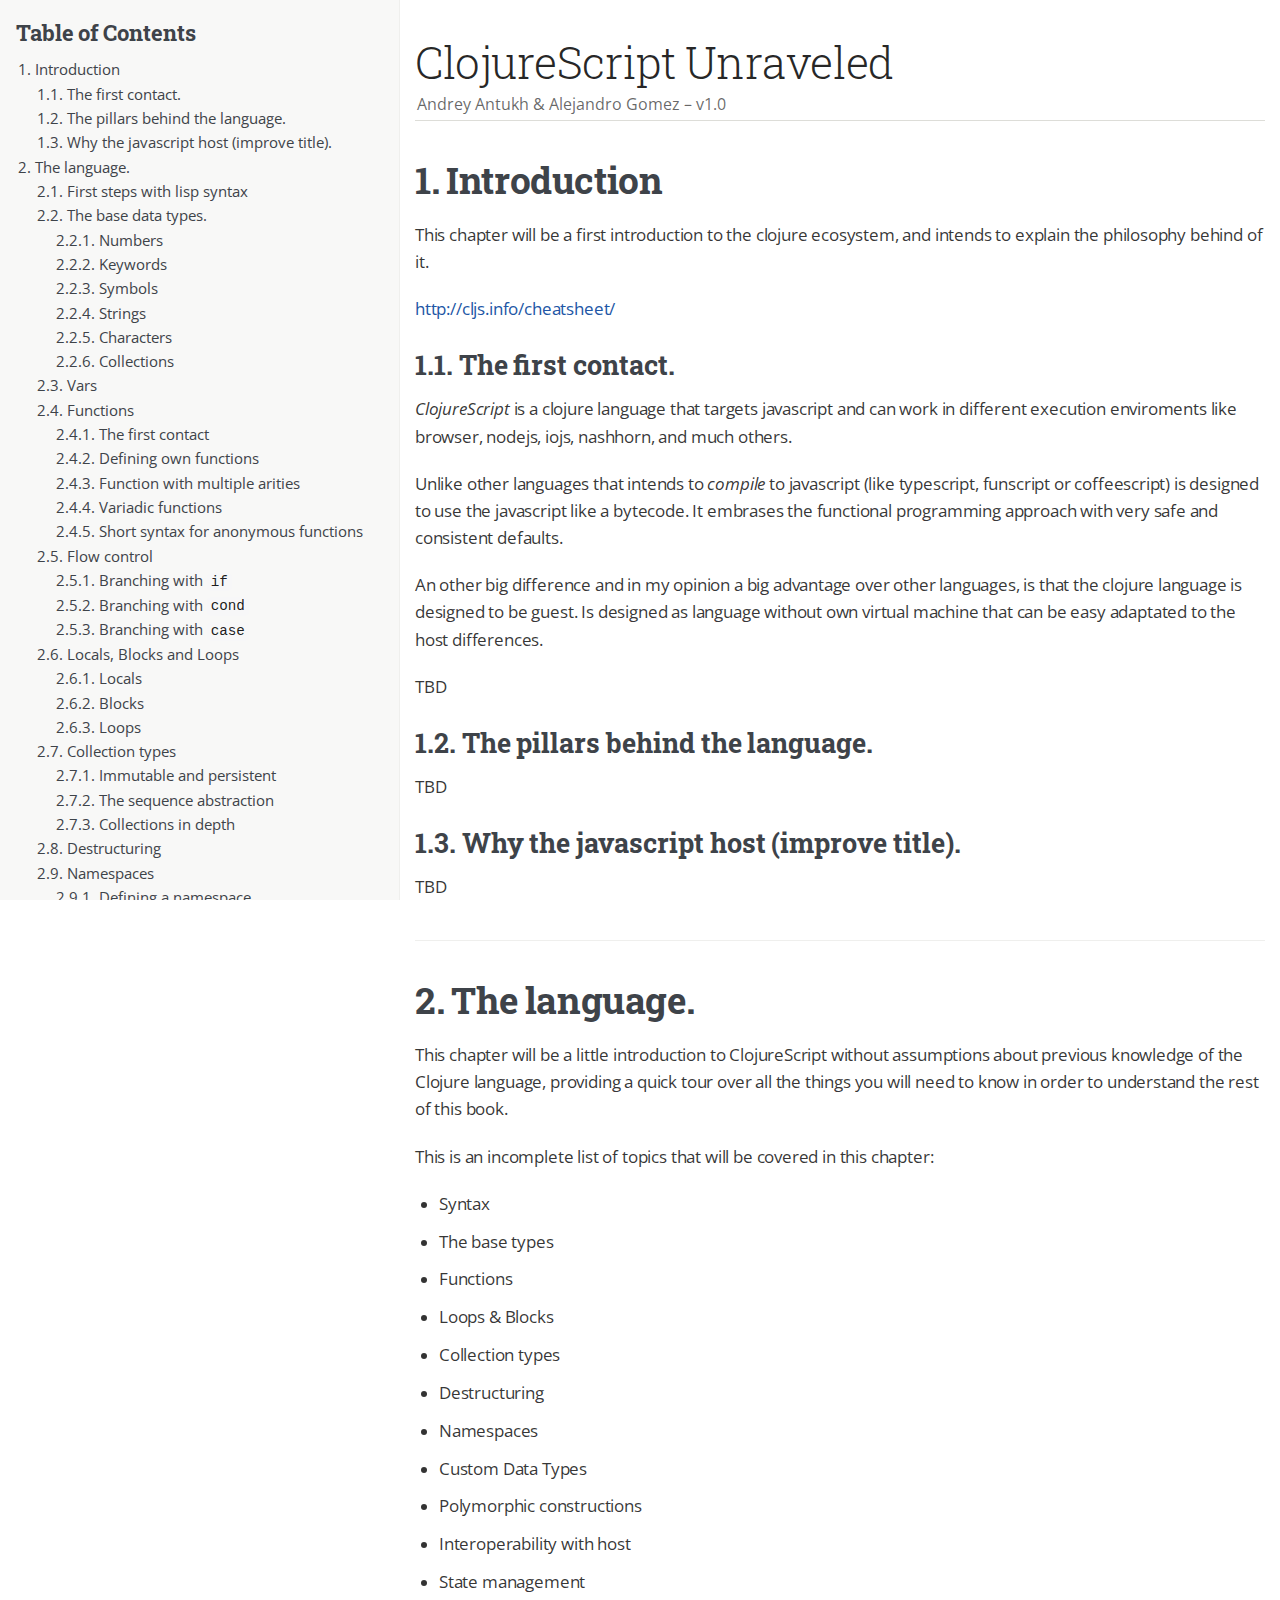
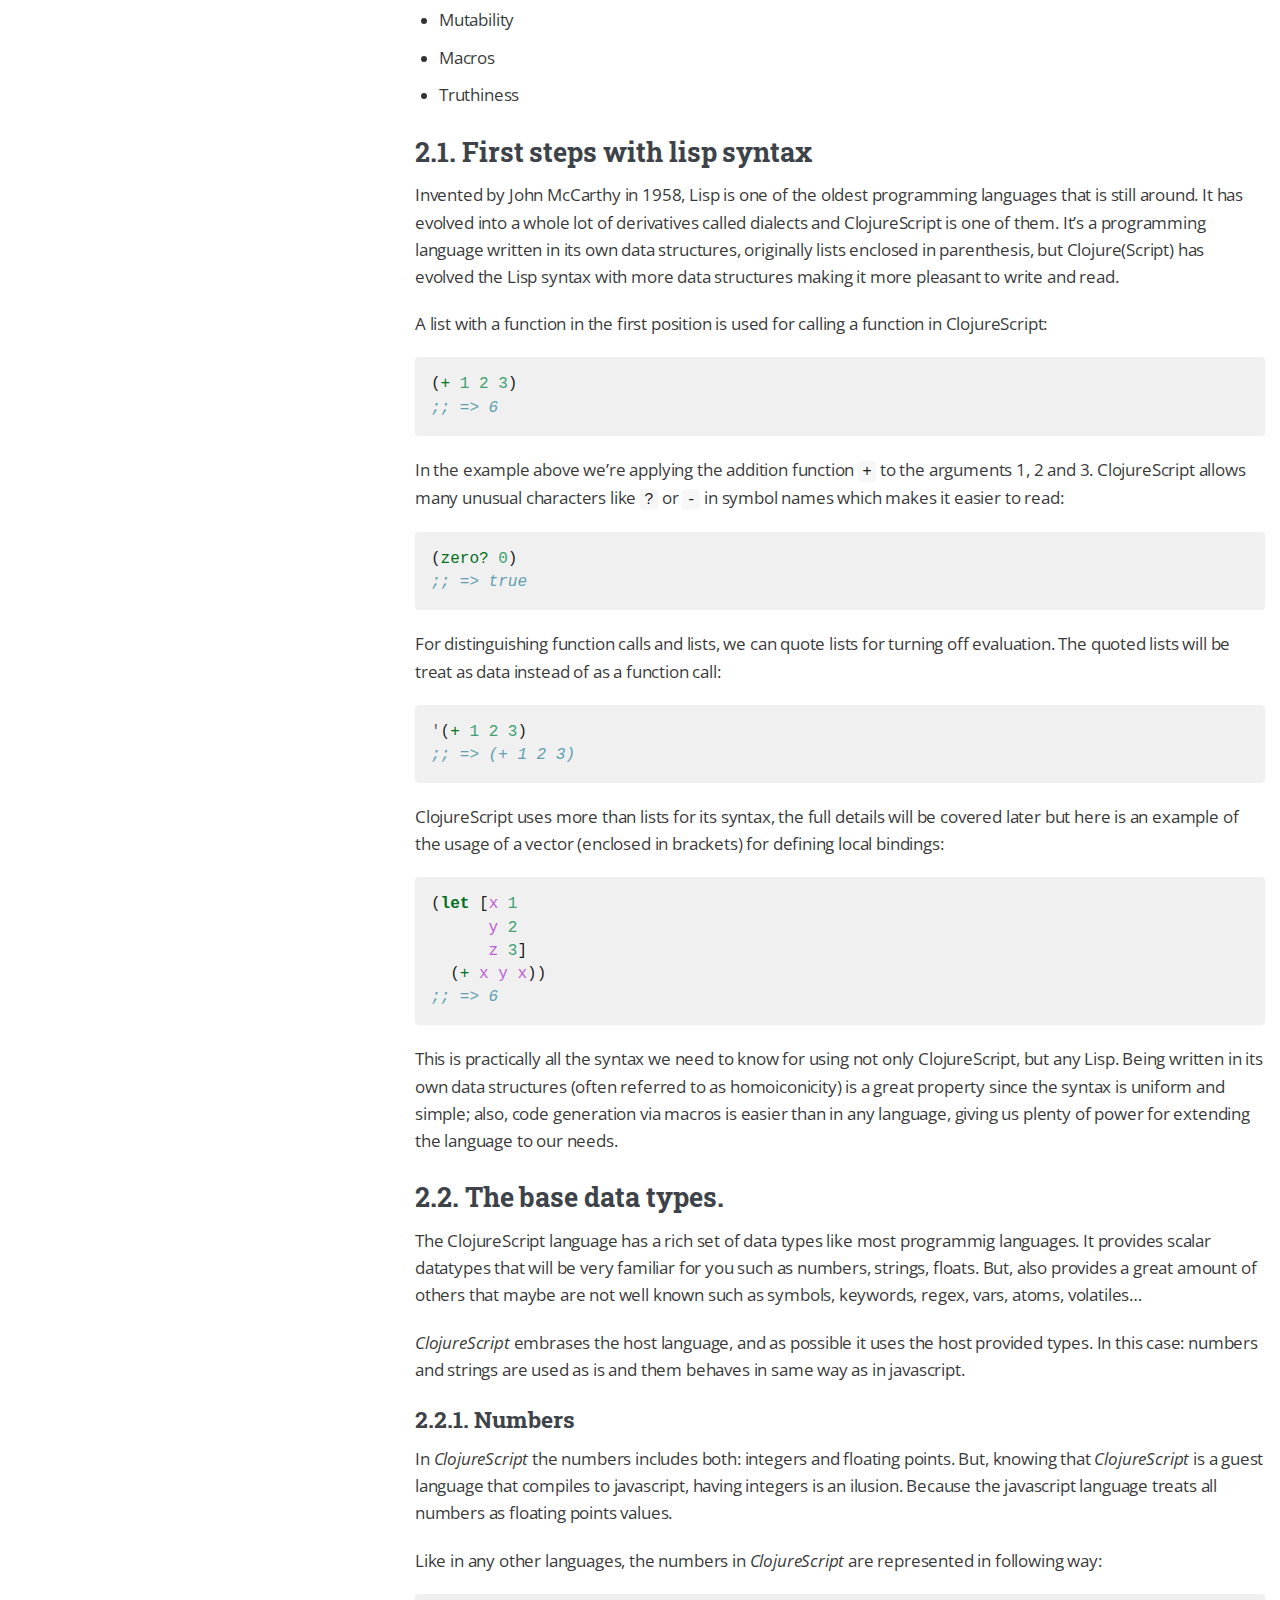
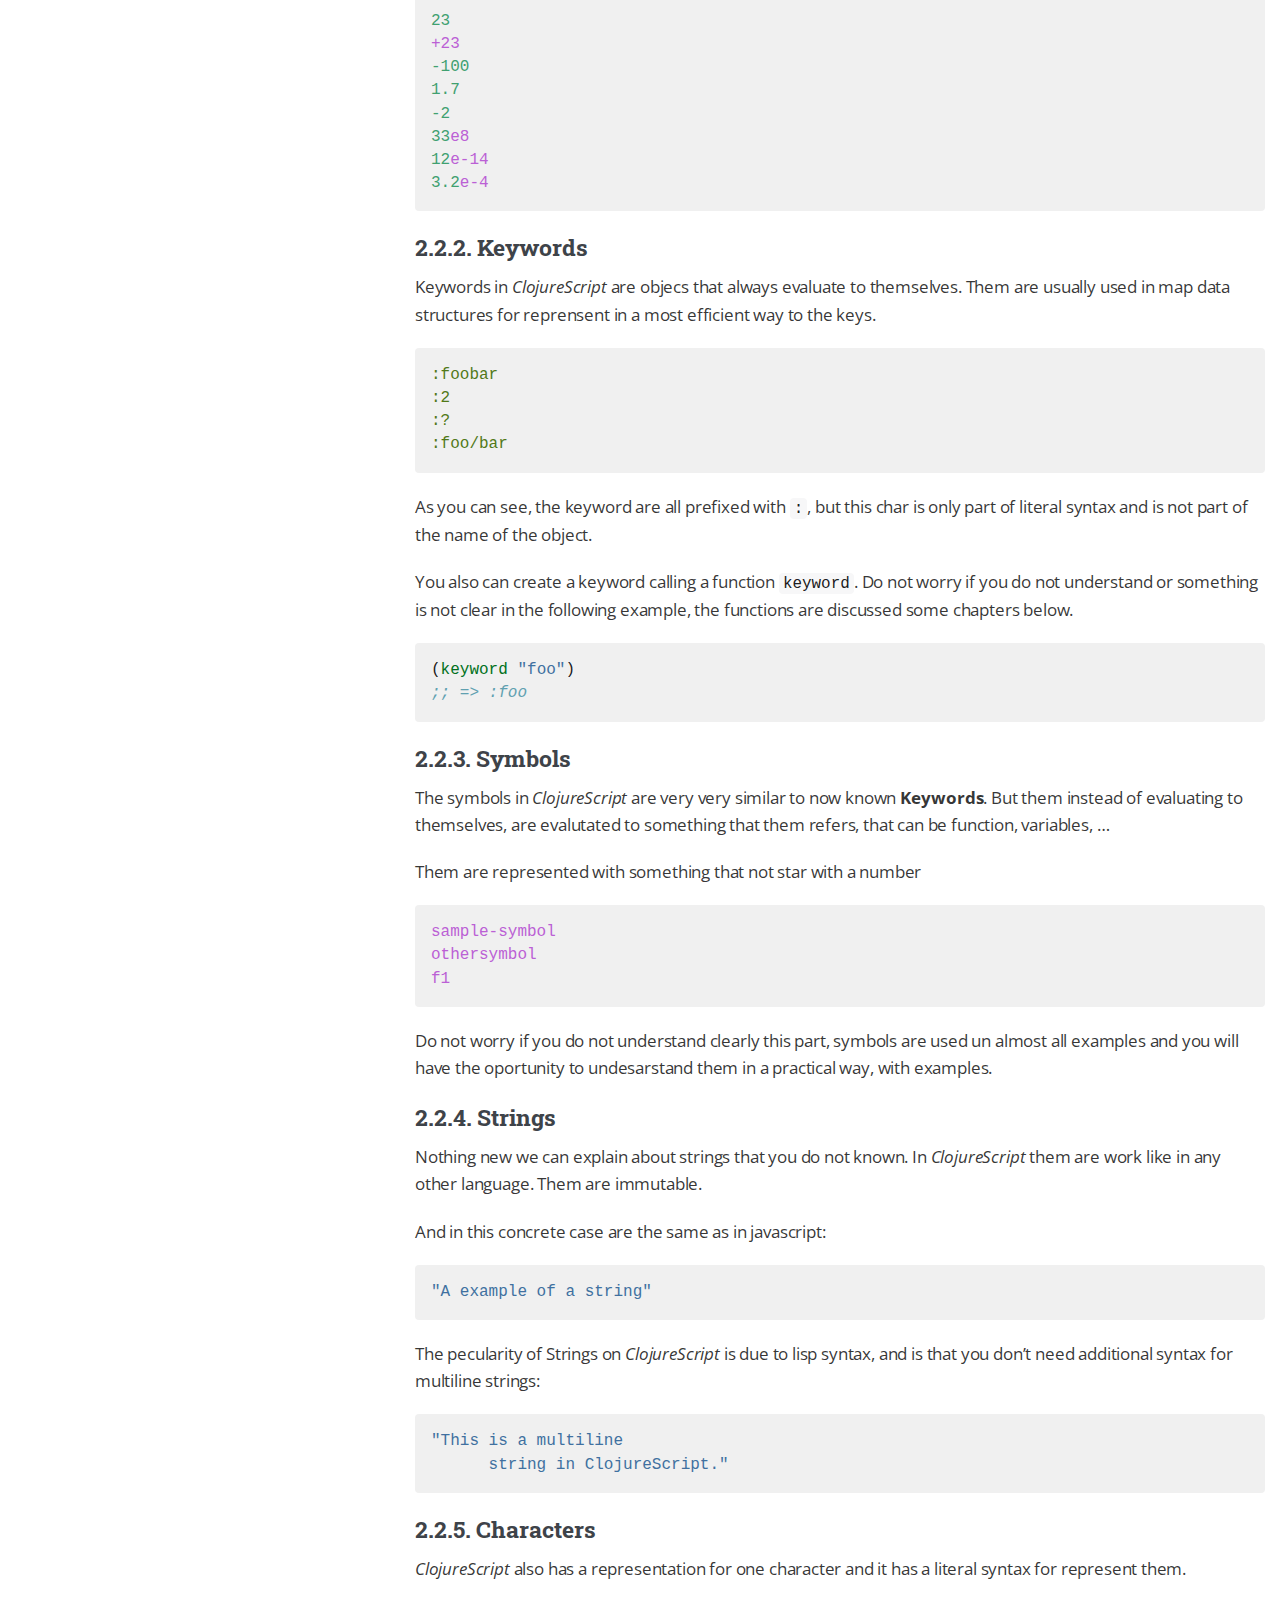
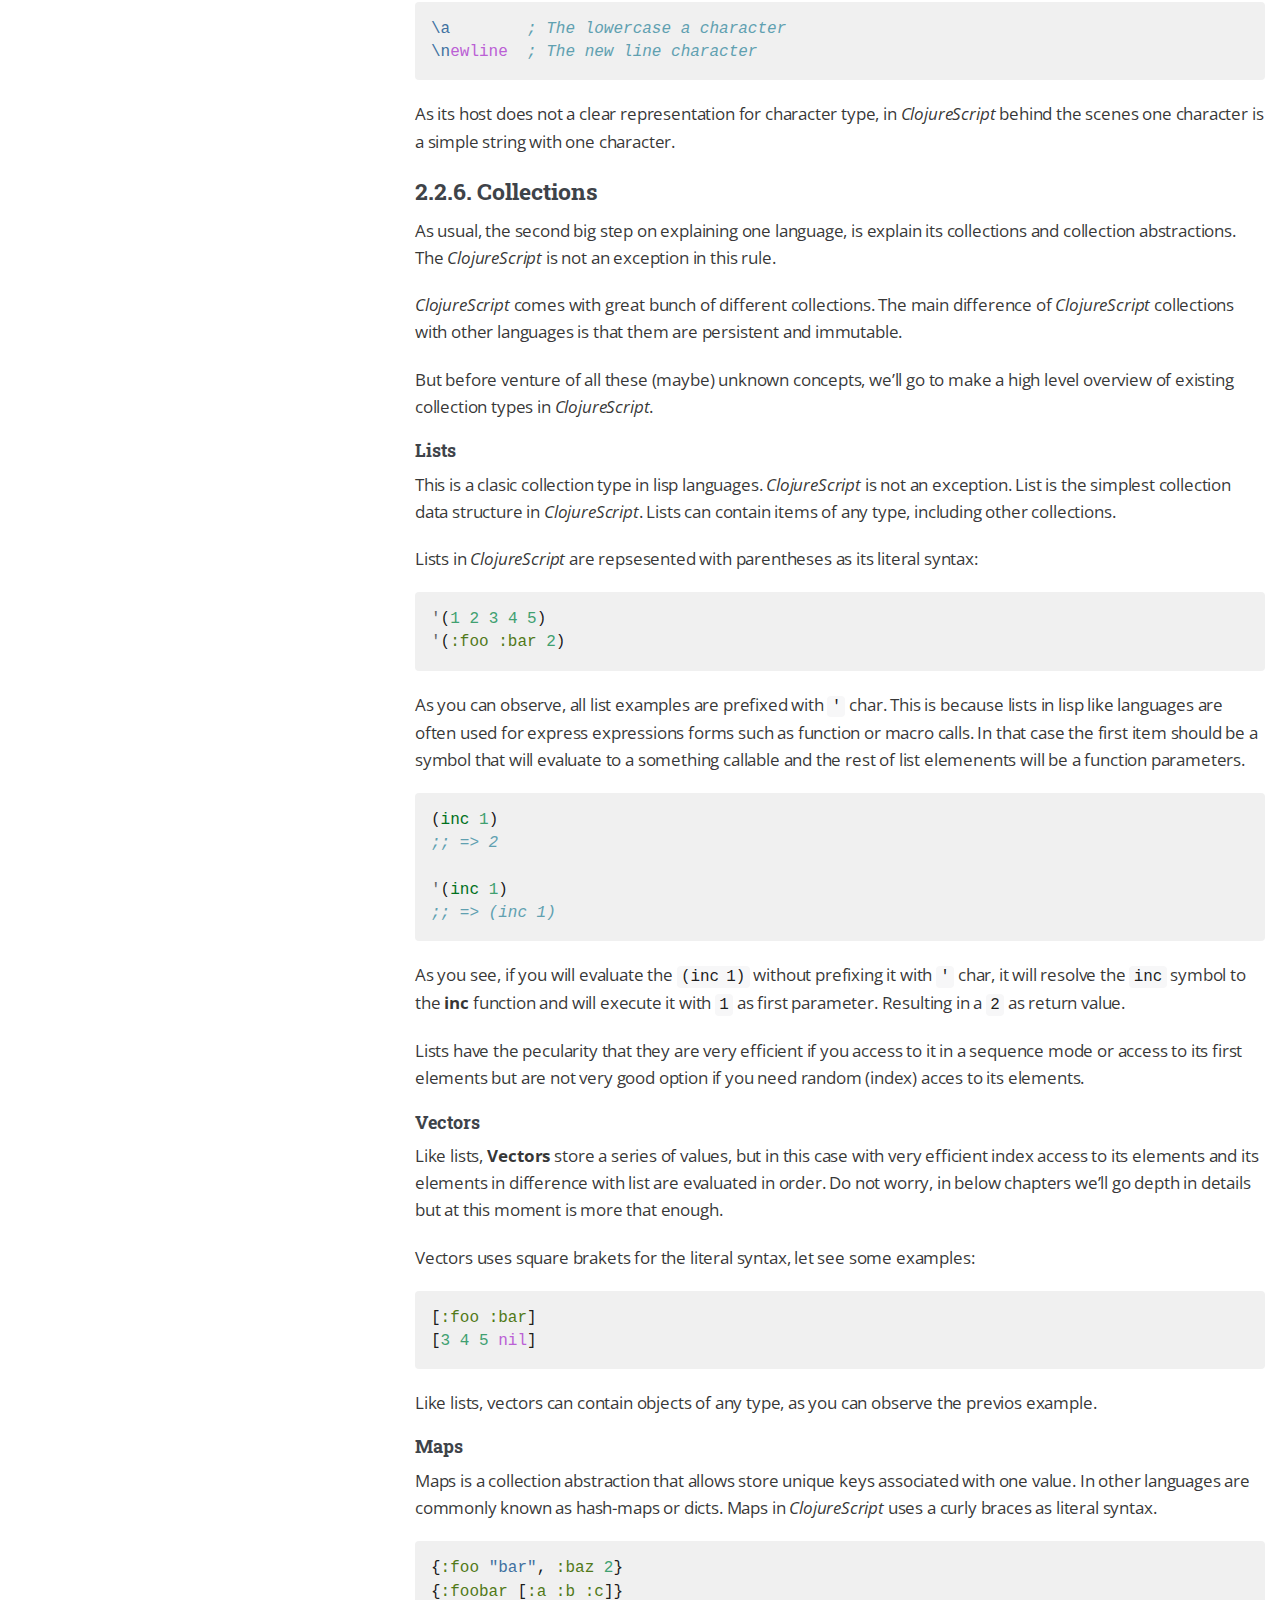
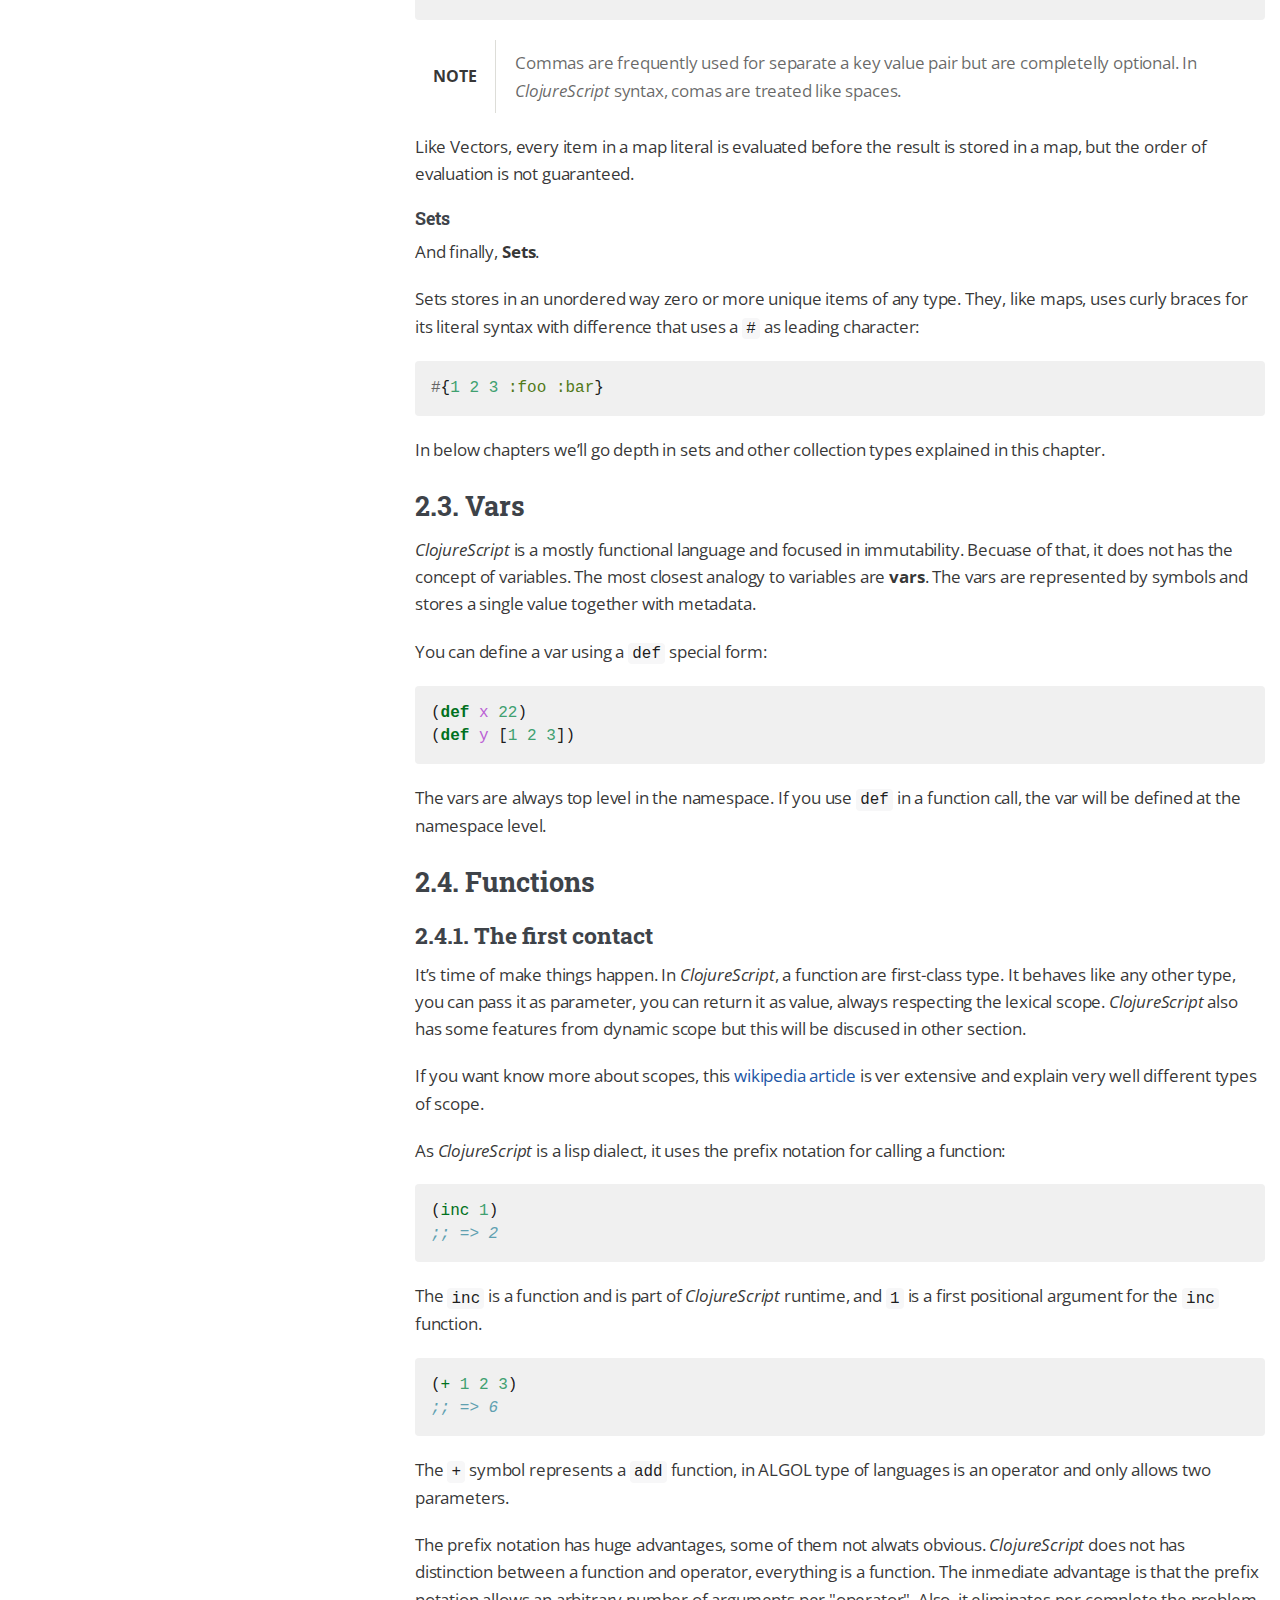
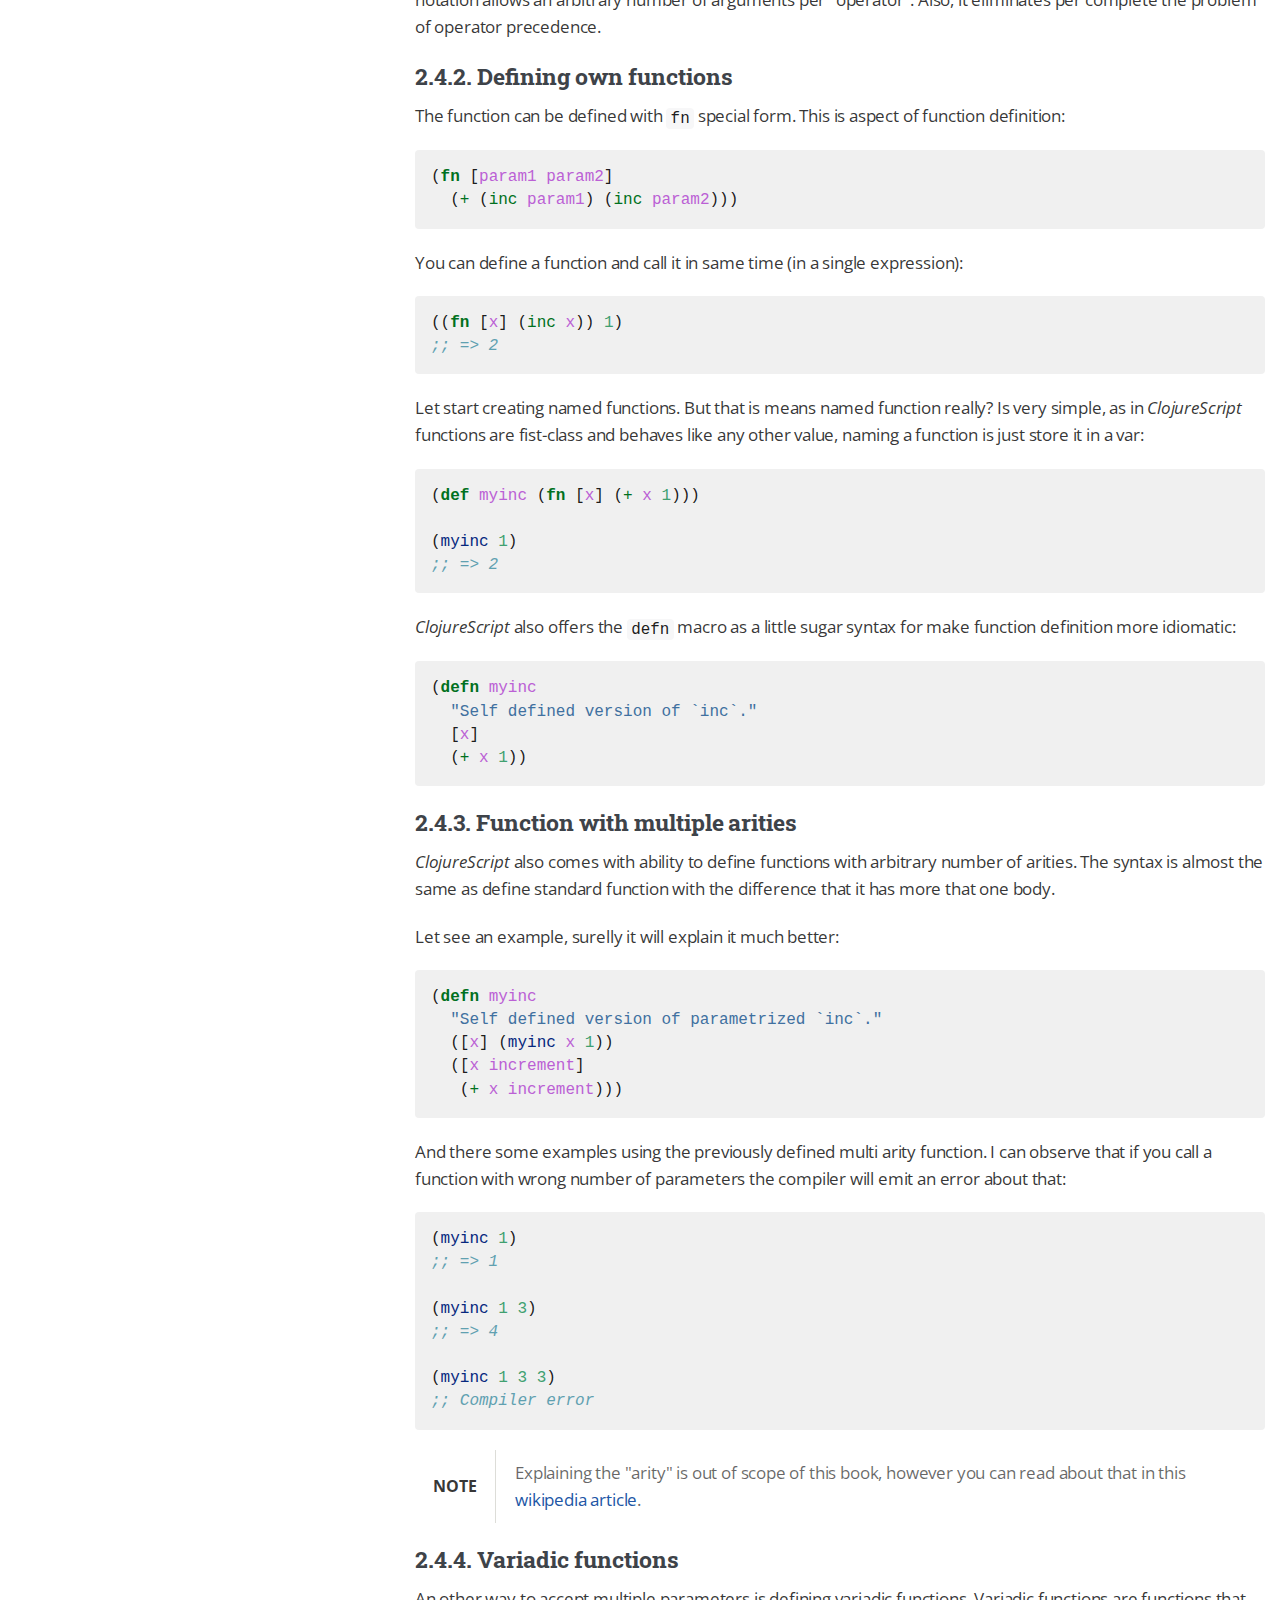
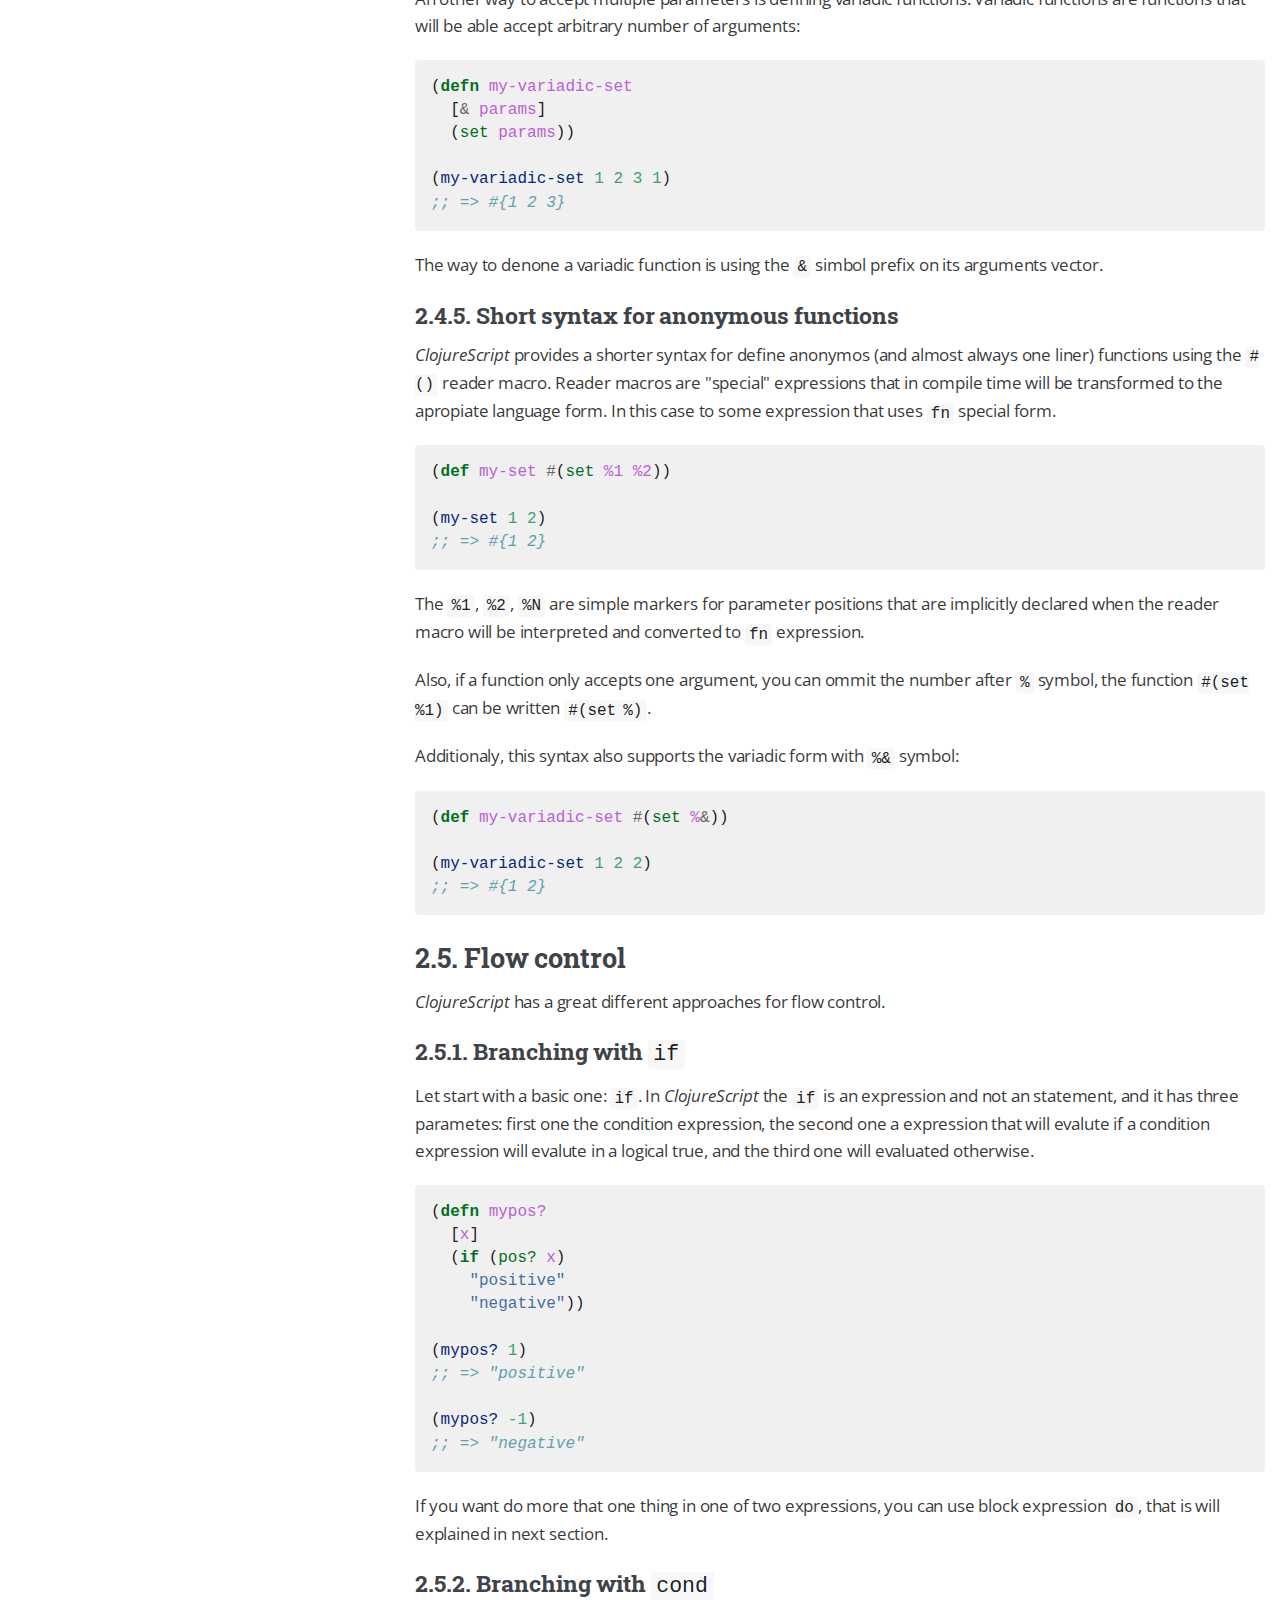
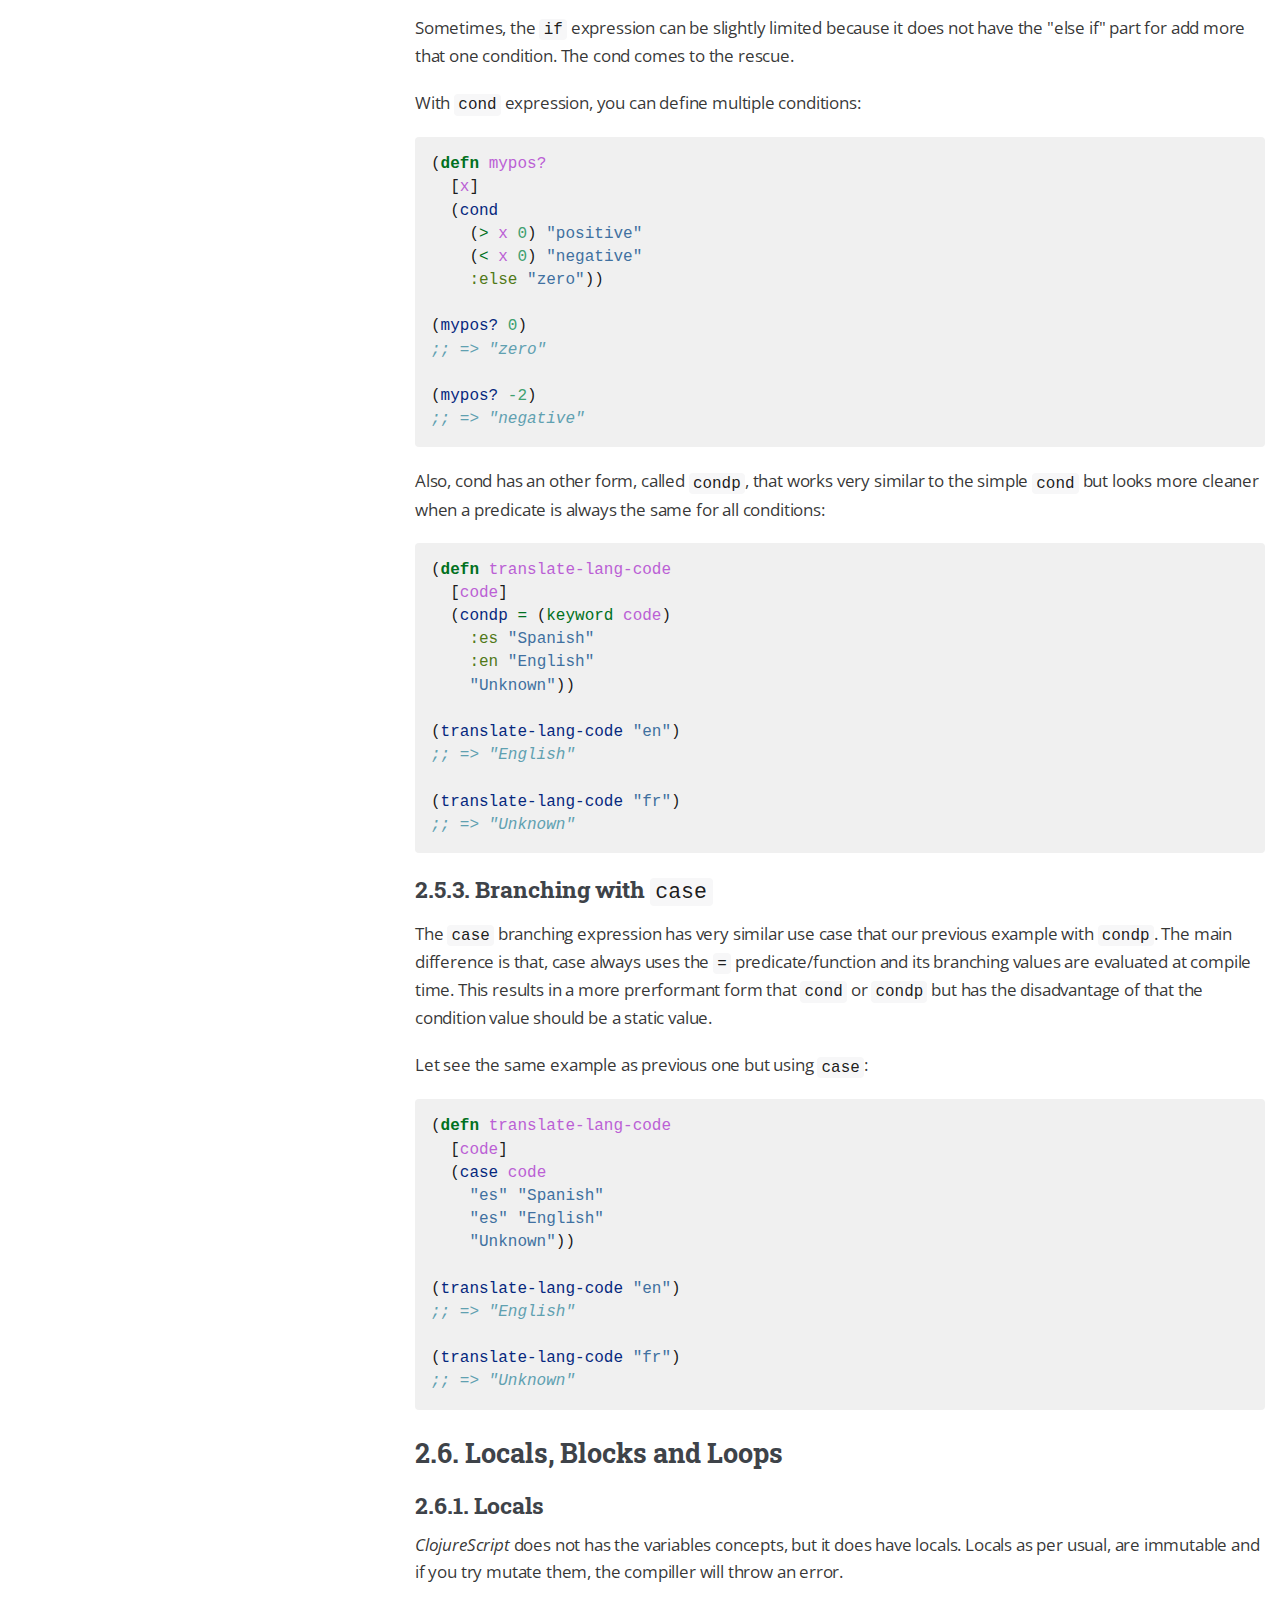
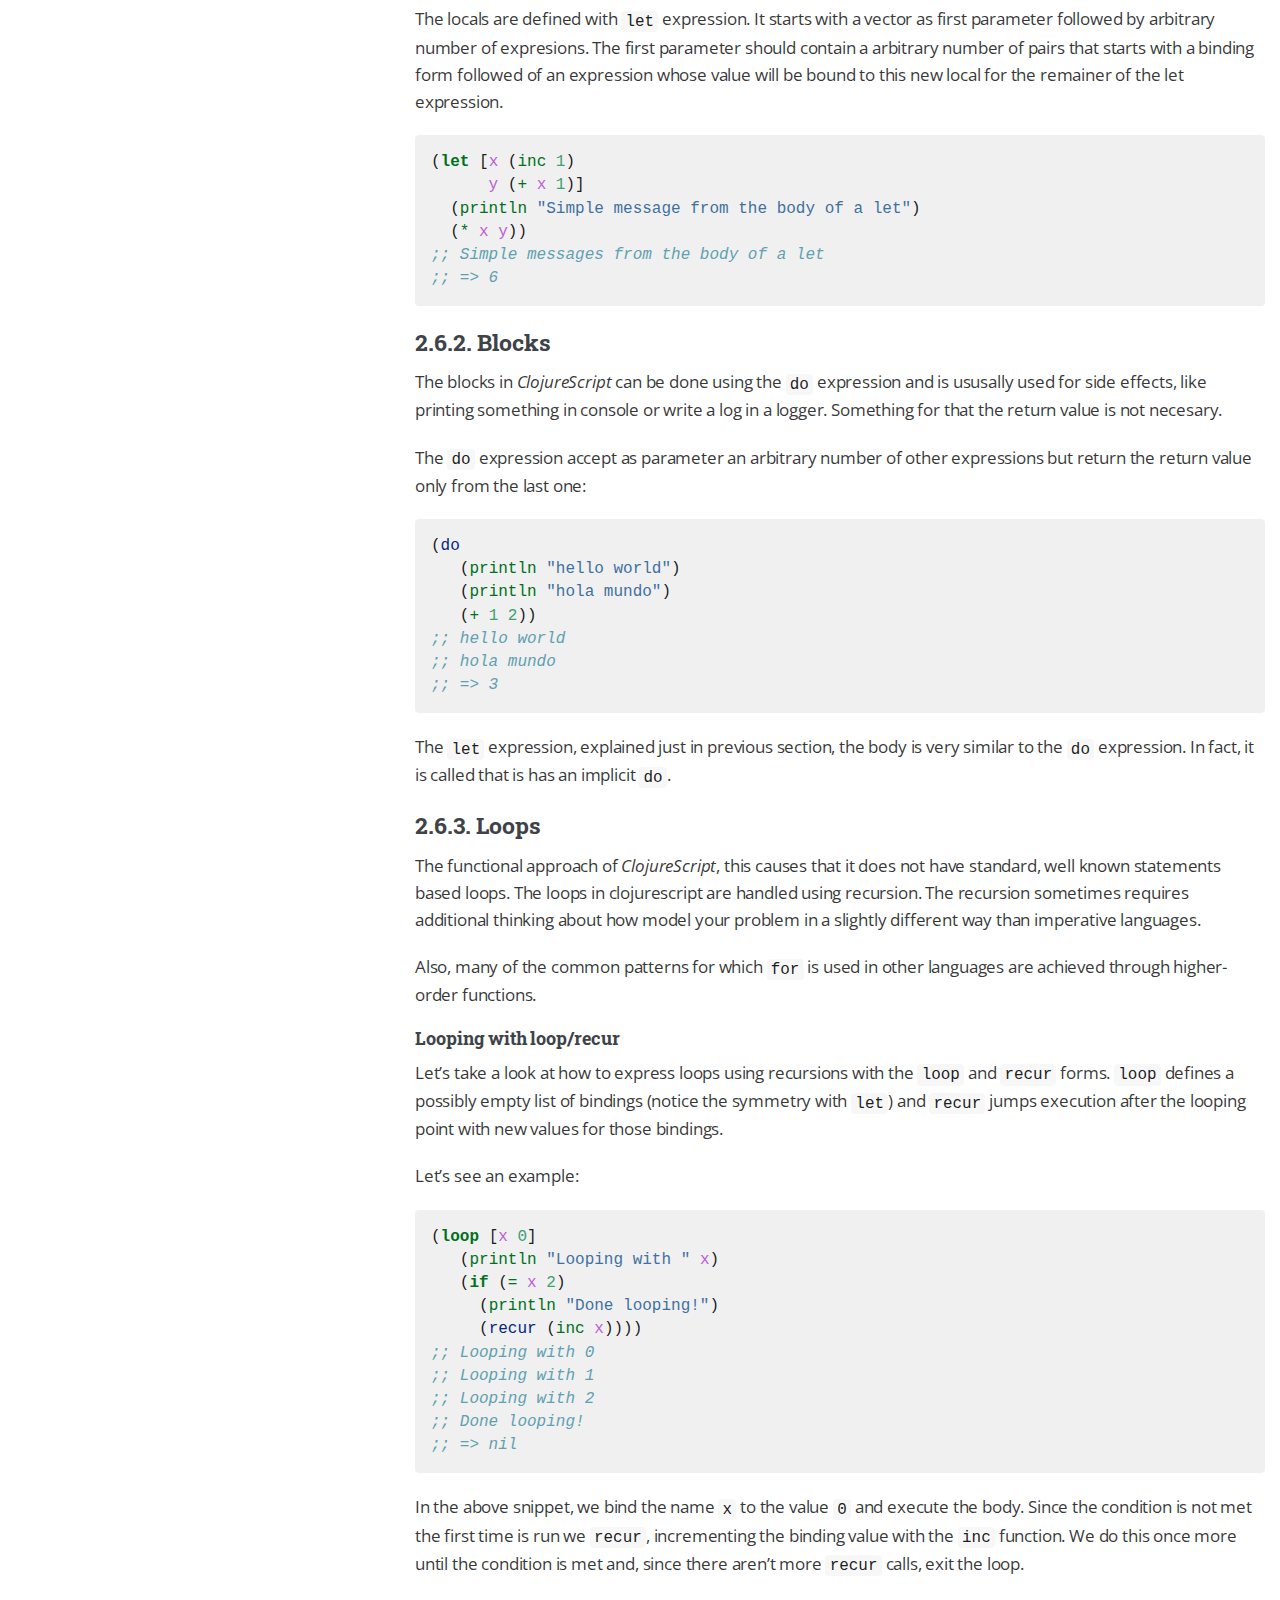
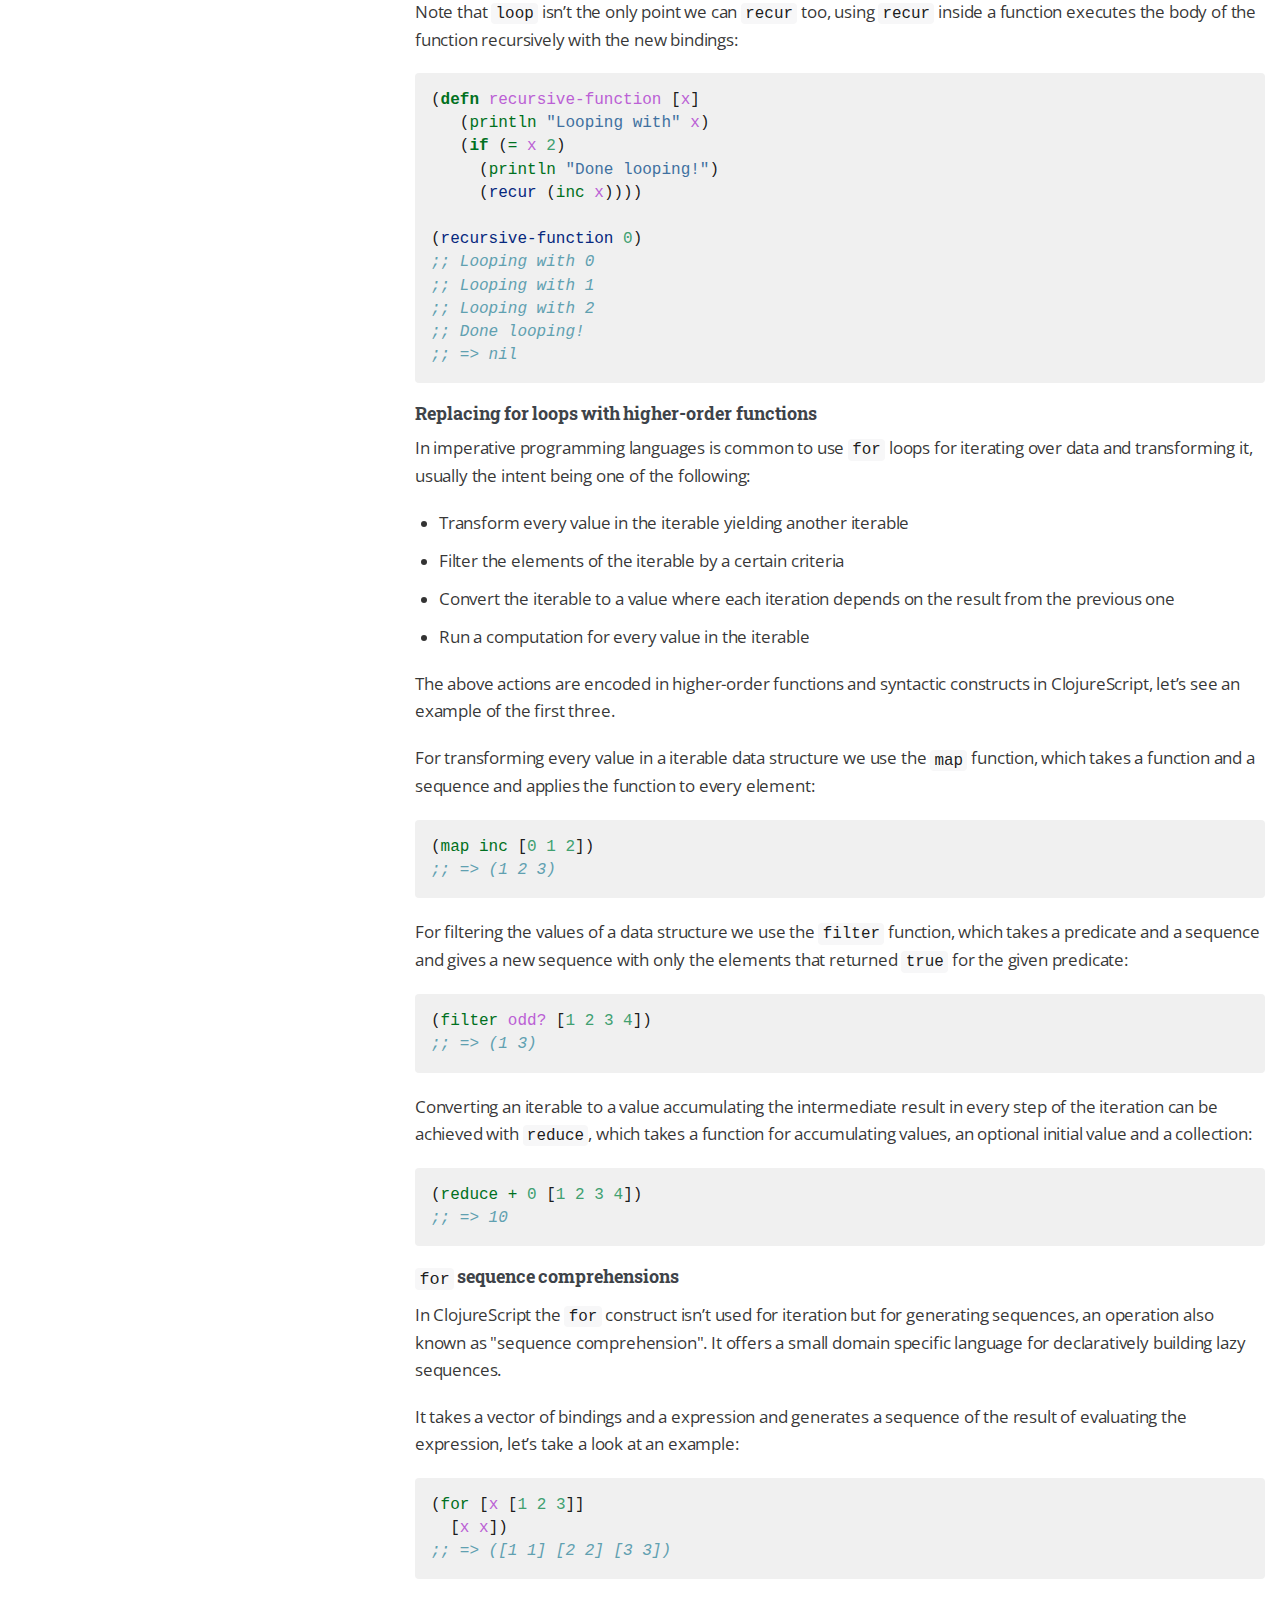
<file: index2.html>
<!DOCTYPE html>
<html xmlns="http://www.w3.org/1999/xhtml" lang="en">
<head>
<meta charset="UTF-8"/>
<!--[if IE]><meta http-equiv="X-UA-Compatible" content="IE=edge"/><![endif]-->
<meta name="viewport" content="width=device-width, initial-scale=1.0"/>
<meta name="generator" content="Asciidoctor 1.5.2"/>
<meta name="author" content="Andrey Antukh &amp; Alejandro Gomez"/>
<title>ClojureScript Unraveled</title>
<style>
/*! normalize.css v2.1.2 | MIT License | git.io/normalize */
/* ========================================================================== HTML5 display definitions ========================================================================== */
/** Correct `block` display not defined in IE 8/9. */
article, aside, details, figcaption, figure, footer, header, hgroup, main, nav, section, summary { display: block; }

/** Correct `inline-block` display not defined in IE 8/9. */
audio, canvas, video { display: inline-block; }

/** Prevent modern browsers from displaying `audio` without controls. Remove excess height in iOS 5 devices. */
audio:not([controls]) { display: none; height: 0; }

/** Address `[hidden]` styling not present in IE 8/9. Hide the `template` element in IE, Safari, and Firefox < 22. */
[hidden], template { display: none; }

script { display: none !important; }

/* ========================================================================== Base ========================================================================== */
/** 1. Set default font family to sans-serif. 2. Prevent iOS text size adjust after orientation change, without disabling user zoom. */
html { font-family: sans-serif; /* 1 */ -ms-text-size-adjust: 100%; /* 2 */ -webkit-text-size-adjust: 100%; /* 2 */ }

/** Remove default margin. */
body { margin: 0; }

/* ========================================================================== Links ========================================================================== */
/** Remove the gray background color from active links in IE 10. */
a { background: transparent; }

/** Address `outline` inconsistency between Chrome and other browsers. */
a:focus { outline: thin dotted; }

/** Improve readability when focused and also mouse hovered in all browsers. */
a:active, a:hover { outline: 0; }

/* ========================================================================== Typography ========================================================================== */
/** Address variable `h1` font-size and margin within `section` and `article` contexts in Firefox 4+, Safari 5, and Chrome. */
h1 { font-size: 2em; margin: 0.67em 0; }

/** Address styling not present in IE 8/9, Safari 5, and Chrome. */
abbr[title] { border-bottom: 1px dotted; }

/** Address style set to `bolder` in Firefox 4+, Safari 5, and Chrome. */
b, strong { font-weight: bold; }

/** Address styling not present in Safari 5 and Chrome. */
dfn { font-style: italic; }

/** Address differences between Firefox and other browsers. */
hr { -moz-box-sizing: content-box; box-sizing: content-box; height: 0; }

/** Address styling not present in IE 8/9. */
mark { background: #ff0; color: #000; }

/** Correct font family set oddly in Safari 5 and Chrome. */
code, kbd, pre, samp { font-family: monospace, serif; font-size: 1em; }

/** Improve readability of pre-formatted text in all browsers. */
pre { white-space: pre-wrap; }

/** Set consistent quote types. */
q { quotes: "\201C" "\201D" "\2018" "\2019"; }

/** Address inconsistent and variable font size in all browsers. */
small { font-size: 80%; }

/** Prevent `sub` and `sup` affecting `line-height` in all browsers. */
sub, sup { font-size: 75%; line-height: 0; position: relative; vertical-align: baseline; }

sup { top: -0.5em; }

sub { bottom: -0.25em; }

/* ========================================================================== Embedded content ========================================================================== */
/** Remove border when inside `a` element in IE 8/9. */
img { border: 0; }

/** Correct overflow displayed oddly in IE 9. */
svg:not(:root) { overflow: hidden; }

/* ========================================================================== Figures ========================================================================== */
/** Address margin not present in IE 8/9 and Safari 5. */
figure { margin: 0; }

/* ========================================================================== Forms ========================================================================== */
/** Define consistent border, margin, and padding. */
fieldset { border: 1px solid #c0c0c0; margin: 0 2px; padding: 0.35em 0.625em 0.75em; }

/** 1. Correct `color` not being inherited in IE 8/9. 2. Remove padding so people aren't caught out if they zero out fieldsets. */
legend { border: 0; /* 1 */ padding: 0; /* 2 */ }

/** 1. Correct font family not being inherited in all browsers. 2. Correct font size not being inherited in all browsers. 3. Address margins set differently in Firefox 4+, Safari 5, and Chrome. */
button, input, select, textarea { font-family: inherit; /* 1 */ font-size: 100%; /* 2 */ margin: 0; /* 3 */ }

/** Address Firefox 4+ setting `line-height` on `input` using `!important` in the UA stylesheet. */
button, input { line-height: normal; }

/** Address inconsistent `text-transform` inheritance for `button` and `select`. All other form control elements do not inherit `text-transform` values. Correct `button` style inheritance in Chrome, Safari 5+, and IE 8+. Correct `select` style inheritance in Firefox 4+ and Opera. */
button, select { text-transform: none; }

/** 1. Avoid the WebKit bug in Android 4.0.* where (2) destroys native `audio` and `video` controls. 2. Correct inability to style clickable `input` types in iOS. 3. Improve usability and consistency of cursor style between image-type `input` and others. */
button, html input[type="button"], input[type="reset"], input[type="submit"] { -webkit-appearance: button; /* 2 */ cursor: pointer; /* 3 */ }

/** Re-set default cursor for disabled elements. */
button[disabled], html input[disabled] { cursor: default; }

/** 1. Address box sizing set to `content-box` in IE 8/9. 2. Remove excess padding in IE 8/9. */
input[type="checkbox"], input[type="radio"] { box-sizing: border-box; /* 1 */ padding: 0; /* 2 */ }

/** 1. Address `appearance` set to `searchfield` in Safari 5 and Chrome. 2. Address `box-sizing` set to `border-box` in Safari 5 and Chrome (include `-moz` to future-proof). */
input[type="search"] { -webkit-appearance: textfield; /* 1 */ -moz-box-sizing: content-box; -webkit-box-sizing: content-box; /* 2 */ box-sizing: content-box; }

/** Remove inner padding and search cancel button in Safari 5 and Chrome on OS X. */
input[type="search"]::-webkit-search-cancel-button, input[type="search"]::-webkit-search-decoration { -webkit-appearance: none; }

/** Remove inner padding and border in Firefox 4+. */
button::-moz-focus-inner, input::-moz-focus-inner { border: 0; padding: 0; }

/** 1. Remove default vertical scrollbar in IE 8/9. 2. Improve readability and alignment in all browsers. */
textarea { overflow: auto; /* 1 */ vertical-align: top; /* 2 */ }

/* ========================================================================== Tables ========================================================================== */
/** Remove most spacing between table cells. */
table { border-collapse: collapse; border-spacing: 0; }

meta.foundation-mq-small { font-family: "only screen and (min-width: 768px)"; width: 768px; }

meta.foundation-mq-medium { font-family: "only screen and (min-width:1280px)"; width: 1280px; }

meta.foundation-mq-large { font-family: "only screen and (min-width:1440px)"; width: 1440px; }

*, *:before, *:after { -moz-box-sizing: border-box; -webkit-box-sizing: border-box; box-sizing: border-box; }

html, body { font-size: 100%; }

body { background: white;
       color: rgba(0, 0, 0, 0.8);
       padding: 0;
       margin: 0;
       font-family: "Open Sans", "Clear Sans", "Helvetica Neue", Helvetica,Arial,sans-serif;
       font-weight: normal;
       font-style: normal;
       line-height: 1;
       position: relative;
       cursor: auto; }

a:hover { cursor: pointer; }

img, object, embed { max-width: 100%; height: auto; }

object, embed { height: 100%; }

img { -ms-interpolation-mode: bicubic; }

#map_canvas img, #map_canvas embed, #map_canvas object, .map_canvas img, .map_canvas embed, .map_canvas object { max-width: none !important; }

.left { float: left !important; }

.right { float: right !important; }

.text-left { text-align: left !important; }

.text-right { text-align: right !important; }

.text-center { text-align: center !important; }

.text-justify { text-align: justify !important; }

.hide { display: none; }

.antialiased, body { -webkit-font-smoothing: antialiased; }

img { display: inline-block; vertical-align: middle; }

textarea { height: auto; min-height: 50px; }

select { width: 100%; }

p.lead, .paragraph.lead > p, #preamble > .sectionbody > .paragraph:first-of-type p { font-size: 1.21875em; line-height: 1.6; }

.subheader, .admonitionblock td.content > .title, .audioblock > .title, .exampleblock > .title, .imageblock > .title, .listingblock > .title, .literalblock > .title, .stemblock > .title, .openblock > .title, .paragraph > .title, .quoteblock > .title, table.tableblock > .title, .verseblock > .title, .videoblock > .title, .dlist > .title, .olist > .title, .ulist > .title, .qlist > .title, .hdlist > .title { line-height: 1.45; color: #7a2518; font-weight: normal; margin-top: 0; margin-bottom: 0.25em; }

/* Typography resets */
div, dl, dt, dd, ul, ol, li, h1, h2, h3, #toctitle, .sidebarblock > .content > .title, h4, h5, h6, pre, form, p, blockquote, th, td { margin: 0; padding: 0; direction: ltr; }

/* Default Link Styles */
a { color: #2156a5; text-decoration: none; line-height: inherit; }
a:hover, a:focus { color: #1d4b8f; }
a img { border: none; }

/* Default paragraph styles */
p { font-family: inherit; font-weight: normal; font-size: 1em; line-height: 1.6; margin-bottom: 1.25em; text-rendering: optimizeLegibility; }
p aside { font-size: 0.875em; line-height: 1.35; font-style: italic; }

/* Default header styles */
h1, h2, h3, #toctitle, .sidebarblock > .content > .title, h4, h5, h6 {
    font-weight: 300;
    font-style: normal;

    font-family: "Roboto Slab", "ff-tisa-web-pro","Georgia",Arial,sans-serif;
    color: #3E4349;

    text-rendering: optimizeLegibility;
    margin-top: 1em;
    margin-bottom: 0.5em;
    line-height: 1.0125em;
}
h1 small, h2 small, h3 small, #toctitle small, .sidebarblock > .content > .title small, h4 small, h5 small, h6 small {
    font-size: 60%;
    color: #527bbd;
    line-height: 0;
}

h1 { font-size: 2.125em; }

h2 { font-size: 1.6875em; }

h3, #toctitle, .sidebarblock > .content > .title { font-size: 1.375em; }

h4 { font-size: 1.125em; }

h5 { font-size: 1.125em; }

h6 { font-size: 1em; }

hr { border: solid #ddddd8; border-width: 1px 0 0; clear: both; margin: 1.25em 0 1.1875em; height: 0; }

/* Helpful Typography Defaults */
em, i { font-style: italic; line-height: inherit; }

strong, b { font-weight: bold; line-height: inherit; }

small { font-size: 60%; line-height: inherit; }

code {
    font-family: "Droid Sans Mono", "DejaVu Sans Mono", monospace;
    font-family: "Liberation Mono",Menlo,Courier,monospace;
    font-weight: normal; color: rgba(0, 0, 0, 0.9);
}

/* Lists */
ul, ol, dl { font-size: 1em; line-height: 1.6; margin-bottom: 1.25em; list-style-position: outside; font-family: inherit; }

ul, ol { margin-left: 1.5em; }
ul.no-bullet, ol.no-bullet { margin-left: 1.5em; }

/* Unordered Lists */
ul li ul, ul li ol { margin-left: 1.25em; margin-bottom: 0; font-size: 1em; /* Override nested font-size change */ }
ul.square li ul, ul.circle li ul, ul.disc li ul { list-style: inherit; }
ul.square { list-style-type: square; }
ul.circle { list-style-type: circle; }
ul.disc { list-style-type: disc; }
ul.no-bullet { list-style: none; }

/* Ordered Lists */
ol li ul, ol li ol { margin-left: 1.25em; margin-bottom: 0; }

/* Definition Lists */
dl dt { margin-bottom: 0.3125em; font-weight: bold; }
dl dd { margin-bottom: 1.25em; }

/* Abbreviations */
abbr, acronym { text-transform: uppercase; font-size: 90%; color: rgba(0, 0, 0, 0.8); border-bottom: 1px dotted #dddddd; cursor: help; }

abbr { text-transform: none; }

/* Blockquotes */
blockquote { margin: 0 0 1.25em; padding: 0.5625em 1.25em 0 1.1875em; border-left: 1px solid #dddddd; }
blockquote cite { display: block; font-size: 0.9375em; color: rgba(0, 0, 0, 0.6); }
blockquote cite:before { content: "\2014 \0020"; }
blockquote cite a, blockquote cite a:visited { color: rgba(0, 0, 0, 0.6); }

blockquote, blockquote p { line-height: 1.6; color: rgba(0, 0, 0, 0.85); }

/* Microformats */
.vcard { display: inline-block; margin: 0 0 1.25em 0; border: 1px solid #dddddd; padding: 0.625em 0.75em; }
.vcard li { margin: 0; display: block; }
.vcard .fn { font-weight: bold; font-size: 0.9375em; }

.vevent .summary { font-weight: bold; }
.vevent abbr { cursor: auto; text-decoration: none; font-weight: bold; border: none; padding: 0 0.0625em; }

@media only screen and (min-width: 768px) { h1, h2, h3, #toctitle, .sidebarblock > .content > .title, h4, h5, h6 { line-height: 1.2; }
  h1 { font-size: 2.75em; }
  h2 { font-size: 2.3125em; }
  h3, #toctitle, .sidebarblock > .content > .title { font-size: 1.6875em; }
  h4 { font-size: 1.4375em; } }
/* Tables */
table { background: white; margin-bottom: 1.25em; border: solid 1px #dedede; }
table thead, table tfoot { background: #f7f8f7; font-weight: bold; }
table thead tr th, table thead tr td, table tfoot tr th, table tfoot tr td { padding: 0.5em 0.625em 0.625em; font-size: inherit; color: rgba(0, 0, 0, 0.8); text-align: left; }
table tr th, table tr td { padding: 0.5625em 0.625em; font-size: inherit; color: rgba(0, 0, 0, 0.8); }
table tr.even, table tr.alt, table tr:nth-of-type(even) { background: #f8f8f7; }
table thead tr th, table tfoot tr th, table tbody tr td, table tr td, table tfoot tr td { display: table-cell; line-height: 1.6; }

h1, h2, h3, #toctitle, .sidebarblock > .content > .title, h4, h5, h6 { line-height: 1.2; word-spacing: -0.05em; }
h1 strong, h2 strong, h3 strong, #toctitle strong, .sidebarblock > .content > .title strong, h4 strong, h5 strong, h6 strong { font-weight: 400; }

.clearfix:before, .clearfix:after, .float-group:before, .float-group:after { content: " "; display: table; }
.clearfix:after, .float-group:after { clear: both; }

*:not(pre) > code { font-size: 0.9375em; font-style: normal !important; letter-spacing: 0; padding: 0.1em 0.5ex; word-spacing: -0.15em; background-color: #f7f7f8; -webkit-border-radius: 4px; border-radius: 4px; line-height: 1.45; text-rendering: optimizeSpeed; }

pre, pre > code {
    line-height: 1.45;
    color: rgba(0, 0, 0, 0.9);
    font-family: "Droid Sans Mono", "DejaVu Sans Mono", "Monospace", monospace;
    font-family: "Liberation Mono",Menlo,Courier,monospace;
    font-weight: normal;
    text-rendering: optimizeSpeed; }

.keyseq { color: rgba(51, 51, 51, 0.8); }

kbd { display: inline-block; color: rgba(0, 0, 0, 0.8); font-size: 0.75em; line-height: 1.4; background-color: #f7f7f7; border: 1px solid #ccc; -webkit-border-radius: 3px; border-radius: 3px; -webkit-box-shadow: 0 1px 0 rgba(0, 0, 0, 0.2), 0 0 0 0.1em white inset; box-shadow: 0 1px 0 rgba(0, 0, 0, 0.2), 0 0 0 0.1em white inset; margin: -0.15em 0.15em 0 0.15em; padding: 0.2em 0.6em 0.2em 0.5em; vertical-align: middle; white-space: nowrap; }

.keyseq kbd:first-child { margin-left: 0; }

.keyseq kbd:last-child { margin-right: 0; }

.menuseq, .menu { color: rgba(0, 0, 0, 0.8); }

b.button:before, b.button:after { position: relative; top: -1px; font-weight: normal; }

b.button:before { content: "["; padding: 0 3px 0 2px; }

b.button:after { content: "]"; padding: 0 2px 0 3px; }

p a > code:hover { color: rgba(0, 0, 0, 0.9); }

#header, #content, #footnotes, #footer { width: 100%; margin-left: auto; margin-right: auto; margin-top: 0; margin-bottom: 0; max-width: 62.5em; *zoom: 1; position: relative; padding-left: 0.9375em; padding-right: 0.9375em; }
#header:before, #header:after, #content:before, #content:after, #footnotes:before, #footnotes:after, #footer:before, #footer:after { content: " "; display: table; }
#header:after, #content:after, #footnotes:after, #footer:after { clear: both; }

#content { margin-top: 1.25em; }

#content:before { content: none; }

#header > h1:first-child { color: rgba(0, 0, 0, 0.85); margin-top: 2.25rem; margin-bottom: 0; }
#header > h1:first-child + #toc { margin-top: 8px; border-top: 1px solid #ddddd8; }
#header > h1:only-child, body.toc2 #header > h1:nth-last-child(2) { border-bottom: 1px solid #ddddd8; padding-bottom: 8px; }
#header .details { border-bottom: 1px solid #ddddd8; line-height: 1.45; padding-top: 0.25em; padding-bottom: 0.25em; padding-left: 0.25em; color: rgba(0, 0, 0, 0.6); display: -ms-flexbox; display: -webkit-flex; display: flex; -ms-flex-flow: row wrap; -webkit-flex-flow: row wrap; flex-flow: row wrap; }
#header .details span:first-child { margin-left: -0.125em; }
#header .details span.email a { color: rgba(0, 0, 0, 0.85); }
#header .details br { display: none; }
#header .details br + span:before { content: "\00a0\2013\00a0"; }
#header .details br + span.author:before { content: "\00a0\22c5\00a0"; color: rgba(0, 0, 0, 0.85); }
#header .details br + span#revremark:before { content: "\00a0|\00a0"; }
#header #revnumber { text-transform: capitalize; }
#header #revnumber:after { content: "\00a0"; }

#content > h1:first-child:not([class]) { color: rgba(0, 0, 0, 0.85); border-bottom: 1px solid #ddddd8; padding-bottom: 8px; margin-top: 0; padding-top: 1rem; margin-bottom: 1.25rem; }

#toc { border-bottom: 1px solid #efefed; padding-bottom: 0.5em; }
#toc > ul { margin-left: 0.125em; }
#toc ul.sectlevel0 > li > a { font-style: italic; }
#toc ul.sectlevel0 ul.sectlevel1 { margin: 0.5em 0; }
#toc ul { font-family: "Open Sans", "DejaVu Sans", sans-serif; list-style-type: none; }
#toc a { text-decoration: none;
         color: #3E4349;
       }
#toc a:active { text-decoration: underline; }

#toctitle { font-size: 1.2em; font-weight: 700; }

@media only screen and (min-width: 768px) { #toctitle { font-size: 1.375em; }
  body.toc2 { padding-left: 15em; padding-right: 0; }
  #toc.toc2 { margin-top: 0 !important; background-color: #f8f8f7; position: fixed; width: 15em; left: 0; top: 0; border-right: 1px solid #efefed; border-top-width: 0 !important; border-bottom-width: 0 !important; z-index: 1000; padding: 1.25em 1em; height: 100%; overflow: auto; }
  #toc.toc2 #toctitle { margin-top: 0; font-size: 1.2em; }
  #toc.toc2 > ul { font-size: 0.9em; margin-bottom: 0; }
  #toc.toc2 ul ul { margin-left: 0; padding-left: 1em; }
  #toc.toc2 ul.sectlevel0 ul.sectlevel1 { padding-left: 0; margin-top: 0.5em; margin-bottom: 0.5em; }
  body.toc2.toc-right { padding-left: 0; padding-right: 15em; }
  body.toc2.toc-right #toc.toc2 { border-right-width: 0; border-left: 1px solid #efefed; left: auto; right: 0; } }
@media only screen and (min-width: 1280px) { body.toc2 { padding-left: 25em; padding-right: 0; }
  #toc.toc2 { width: 25em; font-size: 16px; }
  #toc.toc2 #toctitle { font-size: 1.375em; }
  #toc.toc2 > ul { font-size: 0.95em; }
  #toc.toc2 ul ul { padding-left: 1.25em; }
  body.toc2.toc-right { padding-left: 0; padding-right: 20em; } }
#content #toc { border-style: solid; border-width: 1px; border-color: #e0e0dc; margin-bottom: 1.25em; padding: 1.25em; background: #f8f8f7; -webkit-border-radius: 4px; border-radius: 4px; }
#content #toc > :first-child { margin-top: 0; }
#content #toc > :last-child { margin-bottom: 0; }

#footer { max-width: 100%; background-color: rgba(0, 0, 0, 0.8); padding: 1.25em; }

#footer-text { color: rgba(255, 255, 255, 0.8); line-height: 1.44; }

.sect1 { padding-bottom: 0.625em; }

@media only screen and (min-width: 768px) { .sect1 { padding-bottom: 1.25em; } }
.sect1 + .sect1 { border-top: 1px solid #efefed; }

#content h1 > a.anchor, h2 > a.anchor, h3 > a.anchor, #toctitle > a.anchor, .sidebarblock > .content > .title > a.anchor, h4 > a.anchor, h5 > a.anchor, h6 > a.anchor { position: absolute; z-index: 1001; width: 1.5ex; margin-left: -1.5ex; display: block; text-decoration: none !important; visibility: hidden; text-align: center; font-weight: normal; }
#content h1 > a.anchor:before, h2 > a.anchor:before, h3 > a.anchor:before, #toctitle > a.anchor:before, .sidebarblock > .content > .title > a.anchor:before, h4 > a.anchor:before, h5 > a.anchor:before, h6 > a.anchor:before { content: "\00A7"; font-size: 0.85em; display: block; padding-top: 0.1em; }
#content h1:hover > a.anchor, #content h1 > a.anchor:hover, h2:hover > a.anchor, h2 > a.anchor:hover, h3:hover > a.anchor, #toctitle:hover > a.anchor, .sidebarblock > .content > .title:hover > a.anchor, h3 > a.anchor:hover, #toctitle > a.anchor:hover, .sidebarblock > .content > .title > a.anchor:hover, h4:hover > a.anchor, h4 > a.anchor:hover, h5:hover > a.anchor, h5 > a.anchor:hover, h6:hover > a.anchor, h6 > a.anchor:hover { visibility: visible; }

#content h1 > a.link, h2 > a.link, h3 > a.link, #toctitle > a.link, .sidebarblock > .content > .title > a.link, h4 > a.link, h5 > a.link, h6 > a.link {
    text-decoration: none;
    color: #3E4349;
    font-weight: 700;
}

#content h1 > a.link:hover, h2 > a.link:hover, h3 > a.link:hover, #toctitle > a.link:hover, .sidebarblock > .content > .title > a.link:hover, h4 > a.link:hover, h5 > a.link:hover, h6 > a.link:hover { color: #3E4349; }

.audioblock, .imageblock, .literalblock, .listingblock, .stemblock, .videoblock { margin-bottom: 1.25em; }

.admonitionblock td.content > .title, .audioblock > .title, .exampleblock > .title, .imageblock > .title, .listingblock > .title, .literalblock > .title, .stemblock > .title, .openblock > .title, .paragraph > .title, .quoteblock > .title, table.tableblock > .title, .verseblock > .title, .videoblock > .title, .dlist > .title, .olist > .title, .ulist > .title, .qlist > .title, .hdlist > .title { text-rendering: optimizeLegibility; text-align: left; font-family: "Noto Serif", "DejaVu Serif", serif; font-size: 1rem; font-style: italic; }

table.tableblock > caption.title { white-space: nowrap; overflow: visible; max-width: 0; }

.paragraph.lead > p, #preamble > .sectionbody > .paragraph:first-of-type p { color: rgba(0, 0, 0, 0.85); }

table.tableblock #preamble > .sectionbody > .paragraph:first-of-type p { font-size: inherit; }

.admonitionblock > table { border-collapse: separate; border: 0; background: none; width: 100%; }
.admonitionblock > table td.icon { text-align: center; width: 80px; }
.admonitionblock > table td.icon img { max-width: none; }
.admonitionblock > table td.icon .title { font-weight: bold; font-family: "Open Sans", "DejaVu Sans", sans-serif; text-transform: uppercase; }
.admonitionblock > table td.content { padding-left: 1.125em; padding-right: 1.25em; border-left: 1px solid #ddddd8; color: rgba(0, 0, 0, 0.6); }
.admonitionblock > table td.content > :last-child > :last-child { margin-bottom: 0; }

.exampleblock > .content { border-style: solid; border-width: 1px; border-color: #e6e6e6; margin-bottom: 1.25em; padding: 1.25em; background: white; -webkit-border-radius: 4px; border-radius: 4px; }
.exampleblock > .content > :first-child { margin-top: 0; }
.exampleblock > .content > :last-child { margin-bottom: 0; }

.sidebarblock { border-style: solid; border-width: 1px; border-color: #e0e0dc; margin-bottom: 1.25em; padding: 1.25em; background: #f8f8f7; -webkit-border-radius: 4px; border-radius: 4px; }
.sidebarblock > :first-child { margin-top: 0; }
.sidebarblock > :last-child { margin-bottom: 0; }
.sidebarblock > .content > .title { color: #7a2518; margin-top: 0; text-align: center; }

.exampleblock > .content > :last-child > :last-child, .exampleblock > .content .olist > ol > li:last-child > :last-child, .exampleblock > .content .ulist > ul > li:last-child > :last-child, .exampleblock > .content .qlist > ol > li:last-child > :last-child, .sidebarblock > .content > :last-child > :last-child, .sidebarblock > .content .olist > ol > li:last-child > :last-child, .sidebarblock > .content .ulist > ul > li:last-child > :last-child, .sidebarblock > .content .qlist > ol > li:last-child > :last-child { margin-bottom: 0; }

.literalblock pre, .listingblock pre:not(.highlight), .listingblock pre[class="highlight"], .listingblock pre[class^="highlight "], .listingblock pre.CodeRay, .listingblock pre.prettyprint { background: #f7f7f8; }
.sidebarblock .literalblock pre, .sidebarblock .listingblock pre:not(.highlight), .sidebarblock .listingblock pre[class="highlight"], .sidebarblock .listingblock pre[class^="highlight "], .sidebarblock .listingblock pre.CodeRay, .sidebarblock .listingblock pre.prettyprint { background: #f2f1f1; }

.literalblock pre, .literalblock pre[class], .listingblock pre, .listingblock pre[class] { -webkit-border-radius: 4px; border-radius: 4px; word-wrap: break-word; padding: 1em; font-size: 0.8125em; }
.literalblock pre.nowrap, .literalblock pre[class].nowrap, .listingblock pre.nowrap, .listingblock pre[class].nowrap { overflow-x: auto; white-space: pre; word-wrap: normal; }
@media only screen and (min-width: 768px) { .literalblock pre, .literalblock pre[class], .listingblock pre, .listingblock pre[class] { font-size: 0.90625em; } }
@media only screen and (min-width: 1280px) { .literalblock pre, .literalblock pre[class], .listingblock pre, .listingblock pre[class] { font-size: 1em; } }

.literalblock.output pre { color: #f7f7f8; background-color: rgba(0, 0, 0, 0.9); }

.listingblock pre.highlightjs { padding: 0; }
.listingblock pre.highlightjs > code { padding: 1em; -webkit-border-radius: 4px; border-radius: 4px; }

.listingblock pre.prettyprint { border-width: 0; }

.listingblock > .content { position: relative; }

.listingblock code[data-lang]:before { display: none; content: attr(data-lang); position: absolute; font-size: 0.75em; top: 0.425rem; right: 0.5rem; line-height: 1; text-transform: uppercase; color: #999; }

.listingblock:hover code[data-lang]:before { display: block; }

.listingblock.terminal pre .command:before { content: attr(data-prompt); padding-right: 0.5em; color: #999; }

.listingblock.terminal pre .command:not([data-prompt]):before { content: "$"; }

table.pyhltable { border-collapse: separate; border: 0; margin-bottom: 0; background: none; }

table.pyhltable td { vertical-align: top; padding-top: 0; padding-bottom: 0; }

table.pyhltable td.code { padding-left: .75em; padding-right: 0; }

pre.pygments .lineno, table.pyhltable td:not(.code) { color: #999; padding-left: 0; padding-right: .5em; border-right: 1px solid #ddddd8; }

pre.pygments .lineno { display: inline-block; margin-right: .25em; }

table.pyhltable .linenodiv { background: none !important; padding-right: 0 !important; }

.quoteblock { margin: 0 1em 1.25em 1.5em; display: table; }
.quoteblock > .title { margin-left: -1.5em; margin-bottom: 0.75em; }
.quoteblock blockquote, .quoteblock blockquote p { color: rgba(0, 0, 0, 0.85); font-size: 1.15rem; line-height: 1.75; word-spacing: 0.1em; letter-spacing: 0; font-style: italic; text-align: justify; }
.quoteblock blockquote { margin: 0; padding: 0; border: 0; }
.quoteblock blockquote:before { content: "\201c"; float: left; font-size: 2.75em; font-weight: bold; line-height: 0.6em; margin-left: -0.6em; color: #7a2518; text-shadow: 0 1px 2px rgba(0, 0, 0, 0.1); }
.quoteblock blockquote > .paragraph:last-child p { margin-bottom: 0; }
.quoteblock .attribution { margin-top: 0.5em; margin-right: 0.5ex; text-align: right; }
.quoteblock .quoteblock { margin-left: 0; margin-right: 0; padding: 0.5em 0; border-left: 3px solid rgba(0, 0, 0, 0.6); }
.quoteblock .quoteblock blockquote { padding: 0 0 0 0.75em; }
.quoteblock .quoteblock blockquote:before { display: none; }

.verseblock { margin: 0 1em 1.25em 1em; }
.verseblock pre { font-family: "Open Sans", "DejaVu Sans", sans; font-size: 1.15rem; color: rgba(0, 0, 0, 0.85); font-weight: 300; text-rendering: optimizeLegibility; }
.verseblock pre strong { font-weight: 400; }
.verseblock .attribution { margin-top: 1.25rem; margin-left: 0.5ex; }

.quoteblock .attribution, .verseblock .attribution { font-size: 0.9375em; line-height: 1.45; font-style: italic; }
.quoteblock .attribution br, .verseblock .attribution br { display: none; }
.quoteblock .attribution cite, .verseblock .attribution cite { display: block; letter-spacing: -0.05em; color: rgba(0, 0, 0, 0.6); }

.quoteblock.abstract { margin: 0 0 1.25em 0; display: block; }
.quoteblock.abstract blockquote, .quoteblock.abstract blockquote p { text-align: left; word-spacing: 0; }
.quoteblock.abstract blockquote:before, .quoteblock.abstract blockquote p:first-of-type:before { display: none; }

table.tableblock { max-width: 100%; border-collapse: separate; }
table.tableblock td > .paragraph:last-child p > p:last-child, table.tableblock th > p:last-child, table.tableblock td > p:last-child { margin-bottom: 0; }

table.spread { width: 100%; }

table.tableblock, th.tableblock, td.tableblock { border: 0 solid #dedede; }

table.grid-all th.tableblock, table.grid-all td.tableblock { border-width: 0 1px 1px 0; }

table.grid-all tfoot > tr > th.tableblock, table.grid-all tfoot > tr > td.tableblock { border-width: 1px 1px 0 0; }

table.grid-cols th.tableblock, table.grid-cols td.tableblock { border-width: 0 1px 0 0; }

table.grid-all * > tr > .tableblock:last-child, table.grid-cols * > tr > .tableblock:last-child { border-right-width: 0; }

table.grid-rows th.tableblock, table.grid-rows td.tableblock { border-width: 0 0 1px 0; }

table.grid-all tbody > tr:last-child > th.tableblock, table.grid-all tbody > tr:last-child > td.tableblock, table.grid-all thead:last-child > tr > th.tableblock, table.grid-rows tbody > tr:last-child > th.tableblock, table.grid-rows tbody > tr:last-child > td.tableblock, table.grid-rows thead:last-child > tr > th.tableblock { border-bottom-width: 0; }

table.grid-rows tfoot > tr > th.tableblock, table.grid-rows tfoot > tr > td.tableblock { border-width: 1px 0 0 0; }

table.frame-all { border-width: 1px; }

table.frame-sides { border-width: 0 1px; }

table.frame-topbot { border-width: 1px 0; }

th.halign-left, td.halign-left { text-align: left; }

th.halign-right, td.halign-right { text-align: right; }

th.halign-center, td.halign-center { text-align: center; }

th.valign-top, td.valign-top { vertical-align: top; }

th.valign-bottom, td.valign-bottom { vertical-align: bottom; }

th.valign-middle, td.valign-middle { vertical-align: middle; }

table thead th, table tfoot th { font-weight: bold; }

tbody tr th { display: table-cell; line-height: 1.6; background: #f7f8f7; }

tbody tr th, tbody tr th p, tfoot tr th, tfoot tr th p { color: rgba(0, 0, 0, 0.8); font-weight: bold; }

p.tableblock > code:only-child { background: none; padding: 0; }

p.tableblock { font-size: 1em; }

td > div.verse { white-space: pre; }

ol { margin-left: 1.75em; }

ul li ol { margin-left: 1.5em; }

dl dd { margin-left: 1.125em; }

dl dd:last-child, dl dd:last-child > :last-child { margin-bottom: 0; }

ol > li p, ul > li p, ul dd, ol dd, .olist .olist, .ulist .ulist, .ulist .olist, .olist .ulist { margin-bottom: 0.625em; }

ul.unstyled, ol.unnumbered, ul.checklist, ul.none { list-style-type: none; }

ul.unstyled, ol.unnumbered, ul.checklist { margin-left: 0.625em; }

ul.checklist li > p:first-child > .fa-square-o:first-child, ul.checklist li > p:first-child > .fa-check-square-o:first-child { width: 1em; font-size: 0.85em; }

ul.checklist li > p:first-child > input[type="checkbox"]:first-child { width: 1em; position: relative; top: 1px; }

ul.inline { margin: 0 auto 0.625em auto; margin-left: -1.375em; margin-right: 0; padding: 0; list-style: none; overflow: hidden; }
ul.inline > li { list-style: none; float: left; margin-left: 1.375em; display: block; }
ul.inline > li > * { display: block; }

.unstyled dl dt { font-weight: normal; font-style: normal; }

ol.arabic { list-style-type: decimal; }

ol.decimal { list-style-type: decimal-leading-zero; }

ol.loweralpha { list-style-type: lower-alpha; }

ol.upperalpha { list-style-type: upper-alpha; }

ol.lowerroman { list-style-type: lower-roman; }

ol.upperroman { list-style-type: upper-roman; }

ol.lowergreek { list-style-type: lower-greek; }

.hdlist > table, .colist > table { border: 0; background: none; }
.hdlist > table > tbody > tr, .colist > table > tbody > tr { background: none; }

td.hdlist1 { padding-right: .75em; font-weight: bold; }

td.hdlist1, td.hdlist2 { vertical-align: top; }

.literalblock + .colist, .listingblock + .colist { margin-top: -0.5em; }

.colist > table tr > td:first-of-type { padding: 0 0.75em; line-height: 1; }
.colist > table tr > td:last-of-type { padding: 0.25em 0; }

.thumb, .th { line-height: 0; display: inline-block; border: solid 4px white; -webkit-box-shadow: 0 0 0 1px #dddddd; box-shadow: 0 0 0 1px #dddddd; }

.imageblock.left, .imageblock[style*="float: left"] { margin: 0.25em 0.625em 1.25em 0; }
.imageblock.right, .imageblock[style*="float: right"] { margin: 0.25em 0 1.25em 0.625em; }
.imageblock > .title { margin-bottom: 0; }
.imageblock.thumb, .imageblock.th { border-width: 6px; }
.imageblock.thumb > .title, .imageblock.th > .title { padding: 0 0.125em; }

.image.left, .image.right { margin-top: 0.25em; margin-bottom: 0.25em; display: inline-block; line-height: 0; }
.image.left { margin-right: 0.625em; }
.image.right { margin-left: 0.625em; }

a.image { text-decoration: none; }

span.footnote, span.footnoteref { vertical-align: super; font-size: 0.875em; }
span.footnote a, span.footnoteref a { text-decoration: none; }
span.footnote a:active, span.footnoteref a:active { text-decoration: underline; }

#footnotes { padding-top: 0.75em; padding-bottom: 0.75em; margin-bottom: 0.625em; }
#footnotes hr { width: 20%; min-width: 6.25em; margin: -.25em 0 .75em 0; border-width: 1px 0 0 0; }
#footnotes .footnote { padding: 0 0.375em; line-height: 1.3; font-size: 0.875em; margin-left: 1.2em; text-indent: -1.2em; margin-bottom: .2em; }
#footnotes .footnote a:first-of-type { font-weight: bold; text-decoration: none; }
#footnotes .footnote:last-of-type { margin-bottom: 0; }

#content #footnotes { margin-top: -0.625em; margin-bottom: 0; padding: 0.75em 0; }

.gist .file-data > table { border: 0; background: #fff; width: 100%; margin-bottom: 0; }
.gist .file-data > table td.line-data { width: 99%; }

div.unbreakable { page-break-inside: avoid; }

.big { font-size: larger; }

.small { font-size: smaller; }

.underline { text-decoration: underline; }

.overline { text-decoration: overline; }

.line-through { text-decoration: line-through; }

.aqua { color: #00bfbf; }

.aqua-background { background-color: #00fafa; }

.black { color: black; }

.black-background { background-color: black; }

.blue { color: #0000bf; }

.blue-background { background-color: #0000fa; }

.fuchsia { color: #bf00bf; }

.fuchsia-background { background-color: #fa00fa; }

.gray { color: #606060; }

.gray-background { background-color: #7d7d7d; }

.green { color: #006000; }

.green-background { background-color: #007d00; }

.lime { color: #00bf00; }

.lime-background { background-color: #00fa00; }

.maroon { color: #600000; }

.maroon-background { background-color: #7d0000; }

.navy { color: #000060; }

.navy-background { background-color: #00007d; }

.olive { color: #606000; }

.olive-background { background-color: #7d7d00; }

.purple { color: #600060; }

.purple-background { background-color: #7d007d; }

.red { color: #bf0000; }

.red-background { background-color: #fa0000; }

.silver { color: #909090; }

.silver-background { background-color: #bcbcbc; }

.teal { color: #006060; }

.teal-background { background-color: #007d7d; }

.white { color: #bfbfbf; }

.white-background { background-color: #fafafa; }

.yellow { color: #bfbf00; }

.yellow-background { background-color: #fafa00; }

span.icon > .fa { cursor: default; }

.admonitionblock td.icon [class^="fa icon-"] { font-size: 2.5em; text-shadow: 1px 1px 2px rgba(0, 0, 0, 0.5); cursor: default; }
.admonitionblock td.icon .icon-note:before { content: "\f05a"; color: #19407c; }
.admonitionblock td.icon .icon-tip:before { content: "\f0eb"; text-shadow: 1px 1px 2px rgba(155, 155, 0, 0.8); color: #111; }
.admonitionblock td.icon .icon-warning:before { content: "\f071"; color: #bf6900; }
.admonitionblock td.icon .icon-caution:before { content: "\f06d"; color: #bf3400; }
.admonitionblock td.icon .icon-important:before { content: "\f06a"; color: #bf0000; }

.conum[data-value] { display: inline-block; color: #fff !important; background-color: rgba(0, 0, 0, 0.8); -webkit-border-radius: 100px; border-radius: 100px; text-align: center; font-size: 0.75em; width: 1.67em; height: 1.67em; line-height: 1.67em; font-family: "Open Sans", "DejaVu Sans", sans-serif; font-style: normal; font-weight: bold; }
.conum[data-value] * { color: #fff !important; }
.conum[data-value] + b { display: none; }
.conum[data-value]:after { content: attr(data-value); }
pre .conum[data-value] { position: relative; top: -0.125em; }

b.conum * { color: inherit !important; }

.conum:not([data-value]):empty { display: none; }

h1, h2 { letter-spacing: -0.01em; }

dt, th.tableblock, td.content { text-rendering: optimizeLegibility; }

p, td.content { letter-spacing: -0.01em; }
p strong, td.content strong { letter-spacing: -0.005em; }

p, blockquote, dt, td.content { font-size: 1.0625rem; }

p { margin-bottom: 1.25rem; }

.sidebarblock p, .sidebarblock dt, .sidebarblock td.content, p.tableblock { font-size: 1em; }

.exampleblock > .content { background-color: #fffef7; border-color: #e0e0dc; -webkit-box-shadow: 0 1px 4px #e0e0dc; box-shadow: 0 1px 4px #e0e0dc; }

.print-only { display: none !important; }

@media print { @page { margin: 1.25cm 0.75cm; }
  * { -webkit-box-shadow: none !important; box-shadow: none !important; text-shadow: none !important; }
  a { color: inherit !important; text-decoration: underline !important; }
  a.bare, a[href^="#"], a[href^="mailto:"] { text-decoration: none !important; }
  a[href^="http:"]:not(.bare):after, a[href^="https:"]:not(.bare):after { content: "(" attr(href) ")"; display: inline-block; font-size: 0.875em; padding-left: 0.25em; }
  abbr[title]:after { content: " (" attr(title) ")"; }
  pre, blockquote, tr, img { page-break-inside: avoid; }
  thead { display: table-header-group; }
  img { max-width: 100% !important; }
  p, blockquote, dt, td.content { font-size: 1em; orphans: 3; widows: 3; }
  h2, h3, #toctitle, .sidebarblock > .content > .title, #toctitle, .sidebarblock > .content > .title { page-break-after: avoid; }
  #toc, .sidebarblock, .exampleblock > .content { background: none !important; }
  #toc { border-bottom: 1px solid #ddddd8 !important; padding-bottom: 0 !important; }
  .sect1 { padding-bottom: 0 !important; }
  .sect1 + .sect1 { border: 0 !important; }
  #header > h1:first-child { margin-top: 1.25rem; }
  body.book #header { text-align: center; }
  body.book #header > h1:first-child { border: 0 !important; margin: 2.5em 0 1em 0; }
  body.book #header .details { border: 0 !important; display: block; padding: 0 !important; }
  body.book #header .details span:first-child { margin-left: 0 !important; }
  body.book #header .details br { display: block; }
  body.book #header .details br + span:before { content: none !important; }
  body.book #toc { border: 0 !important; text-align: left !important; padding: 0 !important; margin: 0 !important; }
  body.book #toc, body.book #preamble, body.book h1.sect0, body.book .sect1 > h2 { page-break-before: always; }
  .listingblock code[data-lang]:before { display: block; }
  #footer { background: none !important; padding: 0 0.9375em; }
  #footer-text { color: rgba(0, 0, 0, 0.6) !important; font-size: 0.9em; }
  .hide-on-print { display: none !important; }
  .print-only { display: block !important; }
  .hide-for-print { display: none !important; }
  .show-for-print { display: inherit !important; } }

</style>
<style>
.listingblock .pygments .hll { background-color: #ffffcc }
.listingblock .pygments  { background: #f0f0f0; }
.listingblock .pygments .tok-c { color: #60a0b0; font-style: italic } /* Comment */
.listingblock .pygments .tok-err { border: 1px solid #FF0000 } /* Error */
.listingblock .pygments .tok-k { color: #007020; font-weight: bold } /* Keyword */
.listingblock .pygments .tok-o { color: #666666 } /* Operator */
.listingblock .pygments .tok-cm { color: #60a0b0; font-style: italic } /* Comment.Multiline */
.listingblock .pygments .tok-cp { color: #007020 } /* Comment.Preproc */
.listingblock .pygments .tok-c1 { color: #60a0b0; font-style: italic } /* Comment.Single */
.listingblock .pygments .tok-cs { color: #60a0b0; background-color: #fff0f0 } /* Comment.Special */
.listingblock .pygments .tok-gd { color: #A00000 } /* Generic.Deleted */
.listingblock .pygments .tok-ge { font-style: italic } /* Generic.Emph */
.listingblock .pygments .tok-gr { color: #FF0000 } /* Generic.Error */
.listingblock .pygments .tok-gh { color: #000080; font-weight: bold } /* Generic.Heading */
.listingblock .pygments .tok-gi { color: #00A000 } /* Generic.Inserted */
.listingblock .pygments .tok-go { color: #888888 } /* Generic.Output */
.listingblock .pygments .tok-gp { color: #c65d09; font-weight: bold } /* Generic.Prompt */
.listingblock .pygments .tok-gs { font-weight: bold } /* Generic.Strong */
.listingblock .pygments .tok-gu { color: #800080; font-weight: bold } /* Generic.Subheading */
.listingblock .pygments .tok-gt { color: #0044DD } /* Generic.Traceback */
.listingblock .pygments .tok-kc { color: #007020; font-weight: bold } /* Keyword.Constant */
.listingblock .pygments .tok-kd { color: #007020; font-weight: bold } /* Keyword.Declaration */
.listingblock .pygments .tok-kn { color: #007020; font-weight: bold } /* Keyword.Namespace */
.listingblock .pygments .tok-kp { color: #007020 } /* Keyword.Pseudo */
.listingblock .pygments .tok-kr { color: #007020; font-weight: bold } /* Keyword.Reserved */
.listingblock .pygments .tok-kt { color: #902000 } /* Keyword.Type */
.listingblock .pygments .tok-m { color: #40a070 } /* Literal.Number */
.listingblock .pygments .tok-s { color: #4070a0 } /* Literal.String */
.listingblock .pygments .tok-na { color: #4070a0 } /* Name.Attribute */
.listingblock .pygments .tok-nb { color: #007020 } /* Name.Builtin */
.listingblock .pygments .tok-nc { color: #0e84b5; font-weight: bold } /* Name.Class */
.listingblock .pygments .tok-no { color: #60add5 } /* Name.Constant */
.listingblock .pygments .tok-nd { color: #555555; font-weight: bold } /* Name.Decorator */
.listingblock .pygments .tok-ni { color: #d55537; font-weight: bold } /* Name.Entity */
.listingblock .pygments .tok-ne { color: #007020 } /* Name.Exception */
.listingblock .pygments .tok-nf { color: #06287e } /* Name.Function */
.listingblock .pygments .tok-nl { color: #002070; font-weight: bold } /* Name.Label */
.listingblock .pygments .tok-nn { color: #0e84b5; font-weight: bold } /* Name.Namespace */
.listingblock .pygments .tok-nt { color: #062873; font-weight: bold } /* Name.Tag */
.listingblock .pygments .tok-nv { color: #bb60d5 } /* Name.Variable */
.listingblock .pygments .tok-ow { color: #007020; font-weight: bold } /* Operator.Word */
.listingblock .pygments .tok-w { color: #bbbbbb } /* Text.Whitespace */
.listingblock .pygments .tok-mb { color: #40a070 } /* Literal.Number.Bin */
.listingblock .pygments .tok-mf { color: #40a070 } /* Literal.Number.Float */
.listingblock .pygments .tok-mh { color: #40a070 } /* Literal.Number.Hex */
.listingblock .pygments .tok-mi { color: #40a070 } /* Literal.Number.Integer */
.listingblock .pygments .tok-mo { color: #40a070 } /* Literal.Number.Oct */
.listingblock .pygments .tok-sb { color: #4070a0 } /* Literal.String.Backtick */
.listingblock .pygments .tok-sc { color: #4070a0 } /* Literal.String.Char */
.listingblock .pygments .tok-sd { color: #4070a0; font-style: italic } /* Literal.String.Doc */
.listingblock .pygments .tok-s2 { color: #4070a0 } /* Literal.String.Double */
.listingblock .pygments .tok-se { color: #4070a0; font-weight: bold } /* Literal.String.Escape */
.listingblock .pygments .tok-sh { color: #4070a0 } /* Literal.String.Heredoc */
.listingblock .pygments .tok-si { color: #70a0d0; font-style: italic } /* Literal.String.Interpol */
.listingblock .pygments .tok-sx { color: #c65d09 } /* Literal.String.Other */
.listingblock .pygments .tok-sr { color: #235388 } /* Literal.String.Regex */
.listingblock .pygments .tok-s1 { color: #4070a0 } /* Literal.String.Single */
.listingblock .pygments .tok-ss { color: #517918 } /* Literal.String.Symbol */
.listingblock .pygments .tok-bp { color: #007020 } /* Name.Builtin.Pseudo */
.listingblock .pygments .tok-vc { color: #bb60d5 } /* Name.Variable.Class */
.listingblock .pygments .tok-vg { color: #bb60d5 } /* Name.Variable.Global */
.listingblock .pygments .tok-vi { color: #bb60d5 } /* Name.Variable.Instance */
.listingblock .pygments .tok-il { color: #40a070 } /* Literal.Number.Integer.Long */
</style>
<link rel="stylesheet" href="https://fonts.googleapis.com/css?family=Open+Sans:300,300italic,400,400italic,600,600italic|Liberation+Mono:400|Roboto+Slab:400,700"/>
</head>
<body class="book toc2 toc-left">
<div id="header">
<h1>ClojureScript Unraveled</h1>
<div class="details">
<span id="author" class="author">Andrey Antukh &amp; Alejandro Gomez</span><br/>
<span id="revdate">v1.0</span>
</div>
<div id="toc" class="toc2">
<div id="toctitle">Table of Contents</div>
<ul class="sectlevel1">
<li><a href="#_introduction">1. Introduction</a>
<ul class="sectlevel2">
<li><a href="#_the_first_contact">1.1. The first contact.</a></li>
<li><a href="#_the_pillars_behind_the_language">1.2. The pillars behind the language.</a></li>
<li><a href="#_why_the_javascript_host_improve_title">1.3. Why the javascript host (improve title).</a></li>
</ul>
</li>
<li><a href="#_the_language">2. The language.</a>
<ul class="sectlevel2">
<li><a href="#_first_steps_with_lisp_syntax">2.1. First steps with lisp syntax</a></li>
<li><a href="#_the_base_data_types">2.2. The base data types.</a>
<ul class="sectlevel3">
<li><a href="#_numbers">2.2.1. Numbers</a></li>
<li><a href="#_keywords">2.2.2. Keywords</a></li>
<li><a href="#_symbols">2.2.3. Symbols</a></li>
<li><a href="#_strings">2.2.4. Strings</a></li>
<li><a href="#_characters">2.2.5. Characters</a></li>
<li><a href="#_collections">2.2.6. Collections</a></li>
</ul>
</li>
<li><a href="#_vars">2.3. Vars</a></li>
<li><a href="#_functions">2.4. Functions</a>
<ul class="sectlevel3">
<li><a href="#_the_first_contact_2">2.4.1. The first contact</a></li>
<li><a href="#_defining_own_functions">2.4.2. Defining own functions</a></li>
<li><a href="#_function_with_multiple_arities">2.4.3. Function with multiple arities</a></li>
<li><a href="#_variadic_functions">2.4.4. Variadic functions</a></li>
<li><a href="#_short_syntax_for_anonymous_functions">2.4.5. Short syntax for anonymous functions</a></li>
</ul>
</li>
<li><a href="#_flow_control">2.5. Flow control</a>
<ul class="sectlevel3">
<li><a href="#_branching_with_code_if_code">2.5.1. Branching with <code>if</code></a></li>
<li><a href="#_branching_with_code_cond_code">2.5.2. Branching with <code>cond</code></a></li>
<li><a href="#_branching_with_code_case_code">2.5.3. Branching with <code>case</code></a></li>
</ul>
</li>
<li><a href="#_locals_blocks_and_loops">2.6. Locals, Blocks and Loops</a>
<ul class="sectlevel3">
<li><a href="#_locals">2.6.1. Locals</a></li>
<li><a href="#_blocks">2.6.2. Blocks</a></li>
<li><a href="#_loops">2.6.3. Loops</a></li>
</ul>
</li>
<li><a href="#_collection_types">2.7. Collection types</a>
<ul class="sectlevel3">
<li><a href="#_immutable_and_persistent">2.7.1. Immutable and persistent</a></li>
<li><a href="#_the_sequence_abstraction">2.7.2. The sequence abstraction</a></li>
<li><a href="#_collections_in_depth">2.7.3. Collections in depth</a></li>
</ul>
</li>
<li><a href="#_destructuring">2.8. Destructuring</a></li>
<li><a href="#_namespaces">2.9. Namespaces</a>
<ul class="sectlevel3">
<li><a href="#_defining_a_namespace">2.9.1. Defining a namespace</a></li>
<li><a href="#_loading_other_namespaces">2.9.2. Loading other namespaces</a></li>
</ul>
</li>
<li><a href="#_abstractions_and_polymorphism">2.10. Abstractions and Polymorphism</a>
<ul class="sectlevel3">
<li><a href="#_protocols">2.10.1. Protocols</a></li>
<li><a href="#_multimethods">2.10.2. Multimethods</a></li>
<li><a href="#_hierarchies">2.10.3. Hierarchies</a></li>
</ul>
</li>
<li><a href="#_data_types">2.11. Data types</a>
<ul class="sectlevel3">
<li><a href="#_deftype">2.11.1. Deftype</a></li>
<li><a href="#_defrecord">2.11.2. Defrecord</a></li>
<li><a href="#_implement_protocols">2.11.3. Implement protocols</a></li>
<li><a href="#_reify">2.11.4. Reify</a></li>
</ul>
</li>
<li><a href="#_host_interoperability">2.12. Host interoperability</a>
<ul class="sectlevel3">
<li><a href="#_the_types">2.12.1. The types.</a></li>
<li><a href="#_interacting_with_platform_types">2.12.2. Interacting with platform types</a></li>
</ul>
</li>
<li><a href="#_state_management">2.13. State management</a></li>
<li><a href="#_truthiness">2.14. Truthiness</a></li>
<li><a href="#_a_little_overview_of_macros">2.15. A little overview of macros</a></li>
</ul>
</li>
<li><a href="#_tooling_compiler">3. Tooling &amp; Compiler</a>
<ul class="sectlevel2">
<li><a href="#_working_with_the_repl">3.1. Working with the REPL</a></li>
<li><a href="#_getting_started_with_compiler">3.2. Getting started with Compiler</a></li>
<li><a href="#_build_dependency_management_tools">3.3. Build &amp; Dependency management tools</a>
<ul class="sectlevel3">
<li><a href="#_getting_started_with_leiningen">3.3.1. Getting started with leiningen.</a></li>
<li><a href="#_getting_started_with_boot">3.3.2. Getting started with boot.</a></li>
</ul>
</li>
<li><a href="#_the_closure_library">3.4. The Closure Library</a></li>
<li><a href="#_browser_based_development">3.5. Browser based development</a>
<ul class="sectlevel3">
<li><a href="#_using_third_party_javascript_libraryes">3.5.1. Using third party javascript libraryes</a></li>
<li><a href="#_modularizing_your_code">3.5.2. Modularizing your code</a></li>
</ul>
</li>
<li><a href="#_developing_a_library">3.6. Developing a library</a></li>
<li><a href="#_unit_testing">3.7. Unit testing</a></li>
</ul>
</li>
<li><a href="#_mixed_bag">4. Mixed Bag</a>
<ul class="sectlevel2">
<li><a href="#_async_primitives_using_core_async">4.1. Async primitives using core.async.</a></li>
<li><a href="#_working_with_promises">4.2. Working with promises.</a></li>
<li><a href="#_error_handling_using_monads_and_cats">4.3. Error handling using monads and Cats.</a></li>
<li><a href="#_pattern_matching_using_core_match">4.4. Pattern matching using core.match.</a></li>
<li><a href="#_web_development_with_om_and_react">4.5. Web development with Om and React.</a></li>
<li><a href="#_writing_libraries_that_shares_code_betwen_clojure_and_clojurescript">4.6. Writing libraries that shares code betwen Clojure and ClojureScript.</a></li>
</ul>
</li>
</ul>
</div>
</div>
<div id="content">
<div class="sect1">
<h2 id="_introduction"><a class="link" href="#_introduction">1. Introduction</a></h2>
<div class="sectionbody">
<div class="paragraph">
<p>This chapter will be a first introduction to the clojure ecosystem, and intends to explain
the philosophy behind of it.</p>
</div>
<div class="paragraph">
<p><a href="http://cljs.info/cheatsheet/" class="bare">http://cljs.info/cheatsheet/</a></p>
</div>
<div class="sect2">
<h3 id="_the_first_contact"><a class="link" href="#_the_first_contact">1.1. The first contact.</a></h3>
<div class="paragraph">
<p><em>ClojureScript</em> is a clojure language that targets javascript and can work in different
execution enviroments like browser, nodejs, iojs, nashhorn, and much others.</p>
</div>
<div class="paragraph">
<p>Unlike other languages that intends to <em>compile</em> to javascript (like typescript,
funscript or coffeescript) is designed to use the javascript like a bytecode. It embrases the
functional programming approach with very safe and consistent defaults.</p>
</div>
<div class="paragraph">
<p>An other big difference and in my opinion a big advantage over other languages, is that the clojure
language is designed to be guest. Is designed as language without own virtual machine that
can be easy adaptated to the host differences.</p>
</div>
<div class="paragraph">
<p>TBD</p>
</div>
</div>
<div class="sect2">
<h3 id="_the_pillars_behind_the_language"><a class="link" href="#_the_pillars_behind_the_language">1.2. The pillars behind the language.</a></h3>
<div class="paragraph">
<p>TBD</p>
</div>
</div>
<div class="sect2">
<h3 id="_why_the_javascript_host_improve_title"><a class="link" href="#_why_the_javascript_host_improve_title">1.3. Why the javascript host (improve title).</a></h3>
<div class="paragraph">
<p>TBD</p>
</div>
</div>
</div>
</div>
<div class="sect1">
<h2 id="_the_language"><a class="link" href="#_the_language">2. The language.</a></h2>
<div class="sectionbody">
<div class="paragraph">
<p>This chapter will be a little introduction to ClojureScript without assumptions about previous
knowledge of the Clojure language, providing a quick tour over all the things you will need to know
in order to understand the rest of this book.</p>
</div>
<div class="paragraph">
<p>This is an incomplete list of topics that will be covered in this chapter:</p>
</div>
<div class="ulist">
<ul>
<li>
<p>Syntax</p>
</li>
<li>
<p>The base types</p>
</li>
<li>
<p>Functions</p>
</li>
<li>
<p>Loops &amp; Blocks</p>
</li>
<li>
<p>Collection types</p>
</li>
<li>
<p>Destructuring</p>
</li>
<li>
<p>Namespaces</p>
</li>
<li>
<p>Custom Data Types</p>
</li>
<li>
<p>Polymorphic constructions</p>
</li>
<li>
<p>Interoperability with host</p>
</li>
<li>
<p>State management</p>
</li>
<li>
<p>Mutability</p>
</li>
<li>
<p>Macros</p>
</li>
<li>
<p>Truthiness</p>
</li>
</ul>
</div>
<div class="sect2">
<h3 id="_first_steps_with_lisp_syntax"><a class="link" href="#_first_steps_with_lisp_syntax">2.1. First steps with lisp syntax</a></h3>
<div class="paragraph">
<p>Invented by John McCarthy in 1958, Lisp is one of the oldest programming languages that is still
around. It has evolved into a whole lot of derivatives called dialects and ClojureScript is
one of them. It&#8217;s a programming language written in its own data structures, originally lists enclosed in
parenthesis, but Clojure(Script) has evolved the Lisp syntax with more data structures making
it more pleasant to write and read.</p>
</div>
<div class="paragraph">
<p>A list with a function in the first position is used for calling a function in ClojureScript:</p>
</div>
<div class="listingblock">
<div class="content">
<pre class="pygments highlight"><code data-lang="clojure"><span class="tok-p">(</span><span class="tok-nb">+ </span><span class="tok-mi">1</span> <span class="tok-mi">2</span> <span class="tok-mi">3</span><span class="tok-p">)</span>
<span class="tok-c1">;; =&gt; 6</span></code></pre>
</div>
</div>
<div class="paragraph">
<p>In the example above we&#8217;re applying the addition function <code>+</code> to the arguments 1, 2 and 3. ClojureScript
allows many unusual characters like <code>?</code> or <code>-</code> in symbol names which makes it easier to read:</p>
</div>
<div class="listingblock">
<div class="content">
<pre class="pygments highlight"><code data-lang="clojure"><span class="tok-p">(</span><span class="tok-nb">zero? </span><span class="tok-mi">0</span><span class="tok-p">)</span>
<span class="tok-c1">;; =&gt; true</span></code></pre>
</div>
</div>
<div class="paragraph">
<p>For distinguishing function calls and lists, we can quote lists for turning off evaluation. The quoted
lists will be treat as data instead of as a function call:</p>
</div>
<div class="listingblock">
<div class="content">
<pre class="pygments highlight"><code data-lang="clojure"><span class="tok-o">&#39;</span><span class="tok-p">(</span><span class="tok-nb">+ </span><span class="tok-mi">1</span> <span class="tok-mi">2</span> <span class="tok-mi">3</span><span class="tok-p">)</span>
<span class="tok-c1">;; =&gt; (+ 1 2 3)</span></code></pre>
</div>
</div>
<div class="paragraph">
<p>ClojureScript uses more than lists for its syntax, the full details will be covered later but here is an
example of the usage of a vector (enclosed in brackets) for defining local bindings:</p>
</div>
<div class="listingblock">
<div class="content">
<pre class="pygments highlight"><code data-lang="clojure"><span class="tok-p">(</span><span class="tok-k">let </span><span class="tok-p">[</span><span class="tok-nv">x</span> <span class="tok-mi">1</span>
      <span class="tok-nv">y</span> <span class="tok-mi">2</span>
      <span class="tok-nv">z</span> <span class="tok-mi">3</span><span class="tok-p">]</span>
  <span class="tok-p">(</span><span class="tok-nb">+ </span><span class="tok-nv">x</span> <span class="tok-nv">y</span> <span class="tok-nv">x</span><span class="tok-p">))</span>
<span class="tok-c1">;; =&gt; 6</span></code></pre>
</div>
</div>
<div class="paragraph">
<p>This is practically all the syntax we need to know for using not only ClojureScript, but any Lisp. Being
written in its own data structures (often referred to as homoiconicity) is a great property since the syntax
is uniform and simple; also, code generation via macros is easier than in any language, giving us
plenty of power for extending the language to our needs.</p>
</div>
</div>
<div class="sect2">
<h3 id="_the_base_data_types"><a class="link" href="#_the_base_data_types">2.2. The base data types.</a></h3>
<div class="paragraph">
<p>The ClojureScript language has a rich set of data types like most programmig languages. It provides
scalar datatypes that will be very familiar for you such as numbers, strings, floats. But, also
provides a great amount of others that maybe are not well known such as symbols, keywords, regex,
vars, atoms, volatiles&#8230;&#8203;</p>
</div>
<div class="paragraph">
<p><em>ClojureScript</em> embrases the host language, and as possible it uses the host provided types. In this
case: numbers and strings are used as is and them behaves in same way as in javascript.</p>
</div>
<div class="sect3">
<h4 id="_numbers"><a class="link" href="#_numbers">2.2.1. Numbers</a></h4>
<div class="paragraph">
<p>In <em>ClojureScript</em> the numbers includes both: integers and floating points. But, knowing that
<em>ClojureScript</em> is a guest language that compiles to javascript, having integers is an ilusion.
Because the javascript language treats all numbers as floating points values.</p>
</div>
<div class="paragraph">
<p>Like in any other languages, the numbers in <em>ClojureScript</em> are represented in following way:</p>
</div>
<div class="listingblock">
<div class="content">
<pre class="pygments highlight"><code data-lang="clojure"><span class="tok-mi">23</span>
<span class="tok-nv">+23</span>
<span class="tok-mi">-100</span>
<span class="tok-mf">1.7</span>
<span class="tok-mi">-2</span>
<span class="tok-mi">33</span><span class="tok-nv">e8</span>
<span class="tok-mi">12</span><span class="tok-nv">e-14</span>
<span class="tok-mf">3.2</span><span class="tok-nv">e-4</span></code></pre>
</div>
</div>
</div>
<div class="sect3">
<h4 id="_keywords"><a class="link" href="#_keywords">2.2.2. Keywords</a></h4>
<div class="paragraph">
<p>Keywords in <em>ClojureScript</em> are objecs that always evaluate to themselves. Them are usually
used in map data structures for reprensent in a most efficient way to the keys.</p>
</div>
<div class="listingblock">
<div class="content">
<pre class="pygments highlight"><code data-lang="clojure"><span class="tok-ss">:foobar</span>
<span class="tok-ss">:2</span>
<span class="tok-ss">:?</span>
<span class="tok-ss">:foo/bar</span></code></pre>
</div>
</div>
<div class="paragraph">
<p>As you can see, the keyword are all prefixed with <code>:</code>, but this char is only part
of literal syntax and is not part of the name of the object.</p>
</div>
<div class="paragraph">
<p>You also can create a keyword calling a function <code>keyword</code>. Do not worry if you do not understand
or something is not clear in the following example, the functions are discussed some chapters
below.</p>
</div>
<div class="listingblock">
<div class="content">
<pre class="pygments highlight"><code data-lang="clojure"><span class="tok-p">(</span><span class="tok-nb">keyword </span><span class="tok-s">&quot;foo&quot;</span><span class="tok-p">)</span>
<span class="tok-c1">;; =&gt; :foo</span></code></pre>
</div>
</div>
</div>
<div class="sect3">
<h4 id="_symbols"><a class="link" href="#_symbols">2.2.3. Symbols</a></h4>
<div class="paragraph">
<p>The symbols in <em>ClojureScript</em> are very very similar to now known <strong>Keywords</strong>. But them
instead of evaluating to themselves, are evalutated to something that them refers, that
can be function, variables, &#8230;&#8203;</p>
</div>
<div class="paragraph">
<p>Them are represented with something that not star with a number</p>
</div>
<div class="listingblock">
<div class="content">
<pre class="pygments highlight"><code data-lang="clojure"><span class="tok-nv">sample-symbol</span>
<span class="tok-nv">othersymbol</span>
<span class="tok-nv">f1</span></code></pre>
</div>
</div>
<div class="paragraph">
<p>Do not worry if you do not understand clearly this part, symbols are used un almost
all examples and you will have the oportunity to undesarstand them in a practical way,
with examples.</p>
</div>
</div>
<div class="sect3">
<h4 id="_strings"><a class="link" href="#_strings">2.2.4. Strings</a></h4>
<div class="paragraph">
<p>Nothing new we can explain about strings that you do not known. In <em>ClojureScript</em> them
are work like in any other language. Them are immutable.</p>
</div>
<div class="paragraph">
<p>And in this concrete case are the same as in javascript:</p>
</div>
<div class="listingblock">
<div class="content">
<pre class="pygments highlight"><code data-lang="clojure"><span class="tok-s">&quot;A example of a string&quot;</span></code></pre>
</div>
</div>
<div class="paragraph">
<p>The pecularity of Strings on <em>ClojureScript</em> is due to lisp syntax, and is that you don&#8217;t need
additional syntax for multiline strings:</p>
</div>
<div class="listingblock">
<div class="content">
<pre class="pygments highlight"><code data-lang="clojure"><span class="tok-s">&quot;This is a multiline</span>
<span class="tok-s">      string in ClojureScript.&quot;</span></code></pre>
</div>
</div>
</div>
<div class="sect3">
<h4 id="_characters"><a class="link" href="#_characters">2.2.5. Characters</a></h4>
<div class="paragraph">
<p><em>ClojureScript</em> also has a representation for one character and it has a literal syntax for represent
them.</p>
</div>
<div class="listingblock">
<div class="content">
<pre class="pygments highlight"><code data-lang="clojure"><span class="tok-sc">\a</span>        <span class="tok-c1">; The lowercase a character</span>
<span class="tok-sc">\n</span><span class="tok-nv">ewline</span>  <span class="tok-c1">; The new line character</span></code></pre>
</div>
</div>
<div class="paragraph">
<p>As its host does not a clear representation for character type, in <em>ClojureScript</em> behind the scenes
one character is a simple string with one character.</p>
</div>
</div>
<div class="sect3">
<h4 id="_collections"><a class="link" href="#_collections">2.2.6. Collections</a></h4>
<div class="paragraph">
<p>As usual, the second big step on explaining one language, is explain its collections and collection
abstractions. The <em>ClojureScript</em> is not an exception in this rule.</p>
</div>
<div class="paragraph">
<p><em>ClojureScript</em> comes with great bunch of different collections. The main difference of <em>ClojureScript</em>
collections with other languages is that them are persistent and immutable.</p>
</div>
<div class="paragraph">
<p>But before venture of all these (maybe) unknown concepts, we&#8217;ll go to make a high level overview
of existing collection types in <em>ClojureScript</em>.</p>
</div>
<div class="sect4">
<h5 id="_lists"><a class="link" href="#_lists">Lists</a></h5>
<div class="paragraph">
<p>This is a clasic collection type in lisp languages. <em>ClojureScript</em> is not an exception. List is the
simplest collection data structure in <em>ClojureScript</em>. Lists can contain items of any type, including
other collections.</p>
</div>
<div class="paragraph">
<p>Lists in <em>ClojureScript</em> are repsesented with parentheses as its literal syntax:</p>
</div>
<div class="listingblock">
<div class="content">
<pre class="pygments highlight"><code data-lang="clojure"><span class="tok-o">&#39;</span><span class="tok-p">(</span><span class="tok-mi">1</span> <span class="tok-mi">2</span> <span class="tok-mi">3</span> <span class="tok-mi">4</span> <span class="tok-mi">5</span><span class="tok-p">)</span>
<span class="tok-o">&#39;</span><span class="tok-p">(</span><span class="tok-ss">:foo</span> <span class="tok-ss">:bar</span> <span class="tok-mi">2</span><span class="tok-p">)</span></code></pre>
</div>
</div>
<div class="paragraph">
<p>As you can observe, all list examples are prefixed with <code>'</code> char. This is because lists in lisp like
languages are often used for express expressions forms such as function or macro calls. In that case
the first item should be a symbol that will evaluate to a something callable and the rest of list
elemenents will be a function parameters.</p>
</div>
<div class="listingblock">
<div class="content">
<pre class="pygments highlight"><code data-lang="clojure"><span class="tok-p">(</span><span class="tok-nb">inc </span><span class="tok-mi">1</span><span class="tok-p">)</span>
<span class="tok-c1">;; =&gt; 2</span>

<span class="tok-o">&#39;</span><span class="tok-p">(</span><span class="tok-nb">inc </span><span class="tok-mi">1</span><span class="tok-p">)</span>
<span class="tok-c1">;; =&gt; (inc 1)</span></code></pre>
</div>
</div>
<div class="paragraph">
<p>As you see, if you will evaluate the <code>(inc 1)</code> without prefixing it with <code>'</code> char, it will resolve
the <code>inc</code> symbol to the <strong>inc</strong> function and will execute it with <code>1</code> as first parameter. Resulting
in a <code>2</code> as return value.</p>
</div>
<div class="paragraph">
<p>Lists have the pecularity that they are very efficient if you access to it in a sequence mode or
access to its first elements but are not very good option if you need random (index) acces to its
elements.</p>
</div>
</div>
<div class="sect4">
<h5 id="_vectors"><a class="link" href="#_vectors">Vectors</a></h5>
<div class="paragraph">
<p>Like lists, <strong>Vectors</strong>  store a series of values, but in this case with very efficient index access
to its elements and its elements in difference with list are evaluated in order. Do not worry, in
below chapters we&#8217;ll go depth in details but at this moment is more that enough.</p>
</div>
<div class="paragraph">
<p>Vectors uses square brakets for the literal syntax, let see some examples:</p>
</div>
<div class="listingblock">
<div class="content">
<pre class="pygments highlight"><code data-lang="clojure"><span class="tok-p">[</span><span class="tok-ss">:foo</span> <span class="tok-ss">:bar</span><span class="tok-p">]</span>
<span class="tok-p">[</span><span class="tok-mi">3</span> <span class="tok-mi">4</span> <span class="tok-mi">5</span> <span class="tok-nv">nil</span><span class="tok-p">]</span></code></pre>
</div>
</div>
<div class="paragraph">
<p>Like lists, vectors can contain objects of any type, as you can observe the previos example.</p>
</div>
</div>
<div class="sect4">
<h5 id="_maps"><a class="link" href="#_maps">Maps</a></h5>
<div class="paragraph">
<p>Maps is a collection abstraction that allows store unique keys associated with one value. In other
languages are commonly known as hash-maps or dicts. Maps in <em>ClojureScript</em> uses a
curly braces as literal syntax.</p>
</div>
<div class="listingblock">
<div class="content">
<pre class="pygments highlight"><code data-lang="clojure"><span class="tok-p">{</span><span class="tok-ss">:foo</span> <span class="tok-s">&quot;bar&quot;</span>, <span class="tok-ss">:baz</span> <span class="tok-mi">2</span><span class="tok-p">}</span>
<span class="tok-p">{</span><span class="tok-ss">:foobar</span> <span class="tok-p">[</span><span class="tok-ss">:a</span> <span class="tok-ss">:b</span> <span class="tok-ss">:c</span><span class="tok-p">]}</span></code></pre>
</div>
</div>
<div class="admonitionblock note">
<table>
<tr>
<td class="icon">
<div class="title">Note</div>
</td>
<td class="content">
Commas are frequently used for separate a key value pair but are completelly optional. In
<em>ClojureScript</em> syntax, comas are treated like spaces.
</td>
</tr>
</table>
</div>
<div class="paragraph">
<p>Like Vectors, every item in a map literal is evaluated before the result is stored in a map, but
the order of evaluation is not guaranteed.</p>
</div>
</div>
<div class="sect4">
<h5 id="_sets"><a class="link" href="#_sets">Sets</a></h5>
<div class="paragraph">
<p>And finally, <strong>Sets</strong>.</p>
</div>
<div class="paragraph">
<p>Sets stores in an unordered way zero or more unique items of any type. They,
like maps, uses curly braces for its literal syntax with difference that uses a <code>#</code> as leading
character:</p>
</div>
<div class="listingblock">
<div class="content">
<pre class="pygments highlight"><code data-lang="clojure"><span class="tok-o">#</span><span class="tok-p">{</span><span class="tok-mi">1</span> <span class="tok-mi">2</span> <span class="tok-mi">3</span> <span class="tok-ss">:foo</span> <span class="tok-ss">:bar</span><span class="tok-p">}</span></code></pre>
</div>
</div>
<div class="paragraph">
<p>In below chapters we&#8217;ll go depth in sets and other collection types explained in this chapter.</p>
</div>
</div>
</div>
</div>
<div class="sect2">
<h3 id="_vars"><a class="link" href="#_vars">2.3. Vars</a></h3>
<div class="paragraph">
<p><em>ClojureScript</em> is a mostly functional language and focused in immutability. Becuase of that, it does
not has the concept of variables. The most closest analogy to variables are <strong>vars</strong>. The vars are
represented by symbols and stores a single value together with metadata.</p>
</div>
<div class="paragraph">
<p>You can define a var using a <code>def</code> special form:</p>
</div>
<div class="listingblock">
<div class="content">
<pre class="pygments highlight"><code data-lang="clojure"><span class="tok-p">(</span><span class="tok-k">def </span><span class="tok-nv">x</span> <span class="tok-mi">22</span><span class="tok-p">)</span>
<span class="tok-p">(</span><span class="tok-k">def </span><span class="tok-nv">y</span> <span class="tok-p">[</span><span class="tok-mi">1</span> <span class="tok-mi">2</span> <span class="tok-mi">3</span><span class="tok-p">])</span></code></pre>
</div>
</div>
<div class="paragraph">
<p>The vars are always top level in the namespace. If you use <code>def</code> in a function call, the var will be defined
at the namespace level.</p>
</div>
</div>
<div class="sect2">
<h3 id="_functions"><a class="link" href="#_functions">2.4. Functions</a></h3>
<div class="sect3">
<h4 id="_the_first_contact_2"><a class="link" href="#_the_first_contact_2">2.4.1. The first contact</a></h4>
<div class="paragraph">
<p>It&#8217;s time of make things happen. In <em>ClojureScript</em>, a function are first-class type. It behaves
like any other type, you can pass it as parameter, you can return it as value, always respecting
the lexical scope. <em>ClojureScript</em> also has some features from dynamic scope but this will be discused
in other section.</p>
</div>
<div class="paragraph">
<p>If you want know more about scopes, this <a href="http://en.wikipedia.org/wiki/Scope_%28computer_science">wikipedia article</a>
is ver extensive and explain very well different types of scope.</p>
</div>
<div class="paragraph">
<p>As <em>ClojureScript</em> is a lisp dialect, it uses the prefix notation for calling a function:</p>
</div>
<div class="listingblock">
<div class="content">
<pre class="pygments highlight"><code data-lang="clojure"><span class="tok-p">(</span><span class="tok-nb">inc </span><span class="tok-mi">1</span><span class="tok-p">)</span>
<span class="tok-c1">;; =&gt; 2</span></code></pre>
</div>
</div>
<div class="paragraph">
<p>The <code>inc</code> is a function and is part of <em>ClojureScript</em> runtime, and <code>1</code> is a first positional
argument for the <code>inc</code> function.</p>
</div>
<div class="listingblock">
<div class="content">
<pre class="pygments highlight"><code data-lang="clojure"><span class="tok-p">(</span><span class="tok-nb">+ </span><span class="tok-mi">1</span> <span class="tok-mi">2</span> <span class="tok-mi">3</span><span class="tok-p">)</span>
<span class="tok-c1">;; =&gt; 6</span></code></pre>
</div>
</div>
<div class="paragraph">
<p>The <code>+</code> symbol represents a <code>add</code> function, in ALGOL type of languages is an operator and only
allows two parameters.</p>
</div>
<div class="paragraph">
<p>The prefix notation has huge advantages, some of them not alwats obvious. <em>ClojureScript</em> does not
has distinction between a function and operator, everything is a function. The inmediate advantage
is that the prefix notation allows an arbitrary number of arguments per "operator". Also, it eliminates
per complete the problem of operator precedence.</p>
</div>
</div>
<div class="sect3">
<h4 id="_defining_own_functions"><a class="link" href="#_defining_own_functions">2.4.2. Defining own functions</a></h4>
<div class="paragraph">
<p>The function can be defined with <code>fn</code> special form. This is aspect of function definition:</p>
</div>
<div class="listingblock">
<div class="content">
<pre class="pygments highlight"><code data-lang="clojure"><span class="tok-p">(</span><span class="tok-k">fn </span><span class="tok-p">[</span><span class="tok-nv">param1</span> <span class="tok-nv">param2</span><span class="tok-p">]</span>
  <span class="tok-p">(</span><span class="tok-nb">+ </span><span class="tok-p">(</span><span class="tok-nb">inc </span><span class="tok-nv">param1</span><span class="tok-p">)</span> <span class="tok-p">(</span><span class="tok-nb">inc </span><span class="tok-nv">param2</span><span class="tok-p">)))</span></code></pre>
</div>
</div>
<div class="paragraph">
<p>You can define a function and call it in same time (in a single expression):</p>
</div>
<div class="listingblock">
<div class="content">
<pre class="pygments highlight"><code data-lang="clojure"><span class="tok-p">((</span><span class="tok-k">fn </span><span class="tok-p">[</span><span class="tok-nv">x</span><span class="tok-p">]</span> <span class="tok-p">(</span><span class="tok-nb">inc </span><span class="tok-nv">x</span><span class="tok-p">))</span> <span class="tok-mi">1</span><span class="tok-p">)</span>
<span class="tok-c1">;; =&gt; 2</span></code></pre>
</div>
</div>
<div class="paragraph">
<p>Let start creating named functions. But that is means named function really? Is very simple,
as in <em>ClojureScript</em> functions are fist-class and behaves like any other value, naming a function
is just store it in a var:</p>
</div>
<div class="listingblock">
<div class="content">
<pre class="pygments highlight"><code data-lang="clojure"><span class="tok-p">(</span><span class="tok-k">def </span><span class="tok-nv">myinc</span> <span class="tok-p">(</span><span class="tok-k">fn </span><span class="tok-p">[</span><span class="tok-nv">x</span><span class="tok-p">]</span> <span class="tok-p">(</span><span class="tok-nb">+ </span><span class="tok-nv">x</span> <span class="tok-mi">1</span><span class="tok-p">)))</span>

<span class="tok-p">(</span><span class="tok-nf">myinc</span> <span class="tok-mi">1</span><span class="tok-p">)</span>
<span class="tok-c1">;; =&gt; 2</span></code></pre>
</div>
</div>
<div class="paragraph">
<p><em>ClojureScript</em> also offers the <code>defn</code> macro as a little sugar syntax for make function definition
more idiomatic:</p>
</div>
<div class="listingblock">
<div class="content">
<pre class="pygments highlight"><code data-lang="clojure"><span class="tok-p">(</span><span class="tok-kd">defn </span><span class="tok-nv">myinc</span>
  <span class="tok-s">&quot;Self defined version of `inc`.&quot;</span>
  <span class="tok-p">[</span><span class="tok-nv">x</span><span class="tok-p">]</span>
  <span class="tok-p">(</span><span class="tok-nb">+ </span><span class="tok-nv">x</span> <span class="tok-mi">1</span><span class="tok-p">))</span></code></pre>
</div>
</div>
</div>
<div class="sect3">
<h4 id="_function_with_multiple_arities"><a class="link" href="#_function_with_multiple_arities">2.4.3. Function with multiple arities</a></h4>
<div class="paragraph">
<p><em>ClojureScript</em> also comes with ability to define functions with arbitrary number of arities. The
syntax is almost the same as define standard function with the difference that it has more that
one body.</p>
</div>
<div class="paragraph">
<p>Let see an example, surelly it will explain it much better:</p>
</div>
<div class="listingblock">
<div class="content">
<pre class="pygments highlight"><code data-lang="clojure"><span class="tok-p">(</span><span class="tok-kd">defn </span><span class="tok-nv">myinc</span>
  <span class="tok-s">&quot;Self defined version of parametrized `inc`.&quot;</span>
  <span class="tok-p">([</span><span class="tok-nv">x</span><span class="tok-p">]</span> <span class="tok-p">(</span><span class="tok-nf">myinc</span> <span class="tok-nv">x</span> <span class="tok-mi">1</span><span class="tok-p">))</span>
  <span class="tok-p">([</span><span class="tok-nv">x</span> <span class="tok-nv">increment</span><span class="tok-p">]</span>
   <span class="tok-p">(</span><span class="tok-nb">+ </span><span class="tok-nv">x</span> <span class="tok-nv">increment</span><span class="tok-p">)))</span></code></pre>
</div>
</div>
<div class="paragraph">
<p>And there some examples using the previously defined multi arity function. I can observe that
if you call a function with wrong number of parameters the compiler will emit an error about that:</p>
</div>
<div class="listingblock">
<div class="content">
<pre class="pygments highlight"><code data-lang="clojure"><span class="tok-p">(</span><span class="tok-nf">myinc</span> <span class="tok-mi">1</span><span class="tok-p">)</span>
<span class="tok-c1">;; =&gt; 1</span>

<span class="tok-p">(</span><span class="tok-nf">myinc</span> <span class="tok-mi">1</span> <span class="tok-mi">3</span><span class="tok-p">)</span>
<span class="tok-c1">;; =&gt; 4</span>

<span class="tok-p">(</span><span class="tok-nf">myinc</span> <span class="tok-mi">1</span> <span class="tok-mi">3</span> <span class="tok-mi">3</span><span class="tok-p">)</span>
<span class="tok-c1">;; Compiler error</span></code></pre>
</div>
</div>
<div class="admonitionblock note">
<table>
<tr>
<td class="icon">
<div class="title">Note</div>
</td>
<td class="content">
Explaining the "arity" is out of scope of this book, however you can read about that in this
<a href="http://en.wikipedia.org/wiki/Arity">wikipedia article</a>.
</td>
</tr>
</table>
</div>
</div>
<div class="sect3">
<h4 id="_variadic_functions"><a class="link" href="#_variadic_functions">2.4.4. Variadic functions</a></h4>
<div class="paragraph">
<p>An other way to accept multiple parameters is defining variadic functions. Variadic functions
are functions that will be able accept arbitrary number of arguments:</p>
</div>
<div class="listingblock">
<div class="content">
<pre class="pygments highlight"><code data-lang="clojure"><span class="tok-p">(</span><span class="tok-kd">defn </span><span class="tok-nv">my-variadic-set</span>
  <span class="tok-p">[</span><span class="tok-o">&amp;</span> <span class="tok-nv">params</span><span class="tok-p">]</span>
  <span class="tok-p">(</span><span class="tok-nb">set </span><span class="tok-nv">params</span><span class="tok-p">))</span>

<span class="tok-p">(</span><span class="tok-nf">my-variadic-set</span> <span class="tok-mi">1</span> <span class="tok-mi">2</span> <span class="tok-mi">3</span> <span class="tok-mi">1</span><span class="tok-p">)</span>
<span class="tok-c1">;; =&gt; #{1 2 3}</span></code></pre>
</div>
</div>
<div class="paragraph">
<p>The way to denone a variadic function is using the <code>&amp;</code> simbol prefix on its arguments vector.</p>
</div>
</div>
<div class="sect3">
<h4 id="_short_syntax_for_anonymous_functions"><a class="link" href="#_short_syntax_for_anonymous_functions">2.4.5. Short syntax for anonymous functions</a></h4>
<div class="paragraph">
<p><em>ClojureScript</em> provides a shorter syntax for define anonymos (and almost always one liner) functions
using the <code>#()</code> reader macro. Reader macros are "special" expressions that in compile time will be
transformed to the apropiate language form. In this case to some expression that uses <code>fn</code> special
form.</p>
</div>
<div class="listingblock">
<div class="content">
<pre class="pygments highlight"><code data-lang="clojure"><span class="tok-p">(</span><span class="tok-k">def </span><span class="tok-nv">my-set</span> <span class="tok-o">#</span><span class="tok-p">(</span><span class="tok-nb">set </span><span class="tok-nv">%1</span> <span class="tok-nv">%2</span><span class="tok-p">))</span>

<span class="tok-p">(</span><span class="tok-nf">my-set</span> <span class="tok-mi">1</span> <span class="tok-mi">2</span><span class="tok-p">)</span>
<span class="tok-c1">;; =&gt; #{1 2}</span></code></pre>
</div>
</div>
<div class="paragraph">
<p>The <code>%1</code>, <code>%2</code>, <code>%N</code> are simple markers for parameter positions that are implicitly declared when
the reader macro will be interpreted and converted to <code>fn</code> expression.</p>
</div>
<div class="paragraph">
<p>Also, if a function only accepts one argument, you can ommit the number after <code>%</code> symbol, the
function <code>#(set %1)</code> can be written <code>#(set %)</code>.</p>
</div>
<div class="paragraph">
<p>Additionaly, this syntax also supports the variadic form with <code>%&amp;</code> symbol:</p>
</div>
<div class="listingblock">
<div class="content">
<pre class="pygments highlight"><code data-lang="clojure"><span class="tok-p">(</span><span class="tok-k">def </span><span class="tok-nv">my-variadic-set</span> <span class="tok-o">#</span><span class="tok-p">(</span><span class="tok-nb">set </span><span class="tok-nv">%</span><span class="tok-o">&amp;</span><span class="tok-p">))</span>

<span class="tok-p">(</span><span class="tok-nf">my-variadic-set</span> <span class="tok-mi">1</span> <span class="tok-mi">2</span> <span class="tok-mi">2</span><span class="tok-p">)</span>
<span class="tok-c1">;; =&gt; #{1 2}</span></code></pre>
</div>
</div>
</div>
</div>
<div class="sect2">
<h3 id="_flow_control"><a class="link" href="#_flow_control">2.5. Flow control</a></h3>
<div class="paragraph">
<p><em>ClojureScript</em> has a great different approaches for flow control.</p>
</div>
<div class="sect3">
<h4 id="_branching_with_code_if_code"><a class="link" href="#_branching_with_code_if_code">2.5.1. Branching with <code>if</code></a></h4>
<div class="paragraph">
<p>Let start with a basic one: <code>if</code>. In <em>ClojureScript</em> the <code>if</code> is an expression and not an
statement, and it has three parametes: first one the condition expression, the second one
a expression that will evalute if a condition expression will evalute in a logical true,
and the third one will evaluated otherwise.</p>
</div>
<div class="listingblock">
<div class="content">
<pre class="pygments highlight"><code data-lang="clojure"><span class="tok-p">(</span><span class="tok-kd">defn </span><span class="tok-nv">mypos?</span>
  <span class="tok-p">[</span><span class="tok-nv">x</span><span class="tok-p">]</span>
  <span class="tok-p">(</span><span class="tok-k">if </span><span class="tok-p">(</span><span class="tok-nb">pos? </span><span class="tok-nv">x</span><span class="tok-p">)</span>
    <span class="tok-s">&quot;positive&quot;</span>
    <span class="tok-s">&quot;negative&quot;</span><span class="tok-p">))</span>

<span class="tok-p">(</span><span class="tok-nf">mypos?</span> <span class="tok-mi">1</span><span class="tok-p">)</span>
<span class="tok-c1">;; =&gt; &quot;positive&quot;</span>

<span class="tok-p">(</span><span class="tok-nf">mypos?</span> <span class="tok-mi">-1</span><span class="tok-p">)</span>
<span class="tok-c1">;; =&gt; &quot;negative&quot;</span></code></pre>
</div>
</div>
<div class="paragraph">
<p>If you want do more that one thing in one of two expressions, you can use block expression <code>do</code>, that
is will explained in next section.</p>
</div>
</div>
<div class="sect3">
<h4 id="_branching_with_code_cond_code"><a class="link" href="#_branching_with_code_cond_code">2.5.2. Branching with <code>cond</code></a></h4>
<div class="paragraph">
<p>Sometimes, the <code>if</code> expression can be slightly limited because it does not have the "else if" part
for add more that one condition. The cond comes to the rescue.</p>
</div>
<div class="paragraph">
<p>With <code>cond</code> expression, you can define multiple conditions:</p>
</div>
<div class="listingblock">
<div class="content">
<pre class="pygments highlight"><code data-lang="clojure"><span class="tok-p">(</span><span class="tok-kd">defn </span><span class="tok-nv">mypos?</span>
  <span class="tok-p">[</span><span class="tok-nv">x</span><span class="tok-p">]</span>
  <span class="tok-p">(</span><span class="tok-nf">cond</span>
    <span class="tok-p">(</span><span class="tok-nb">&gt; </span><span class="tok-nv">x</span> <span class="tok-mi">0</span><span class="tok-p">)</span> <span class="tok-s">&quot;positive&quot;</span>
    <span class="tok-p">(</span><span class="tok-nb">&lt; </span><span class="tok-nv">x</span> <span class="tok-mi">0</span><span class="tok-p">)</span> <span class="tok-s">&quot;negative&quot;</span>
    <span class="tok-ss">:else</span> <span class="tok-s">&quot;zero&quot;</span><span class="tok-p">))</span>

<span class="tok-p">(</span><span class="tok-nf">mypos?</span> <span class="tok-mi">0</span><span class="tok-p">)</span>
<span class="tok-c1">;; =&gt; &quot;zero&quot;</span>

<span class="tok-p">(</span><span class="tok-nf">mypos?</span> <span class="tok-mi">-2</span><span class="tok-p">)</span>
<span class="tok-c1">;; =&gt; &quot;negative&quot;</span></code></pre>
</div>
</div>
<div class="paragraph">
<p>Also, cond has an other form, called <code>condp</code>, that works very similar to the simple <code>cond</code>
but looks more cleaner when a predicate is always the same for all conditions:</p>
</div>
<div class="listingblock">
<div class="content">
<pre class="pygments highlight"><code data-lang="clojure"><span class="tok-p">(</span><span class="tok-kd">defn </span><span class="tok-nv">translate-lang-code</span>
  <span class="tok-p">[</span><span class="tok-nv">code</span><span class="tok-p">]</span>
  <span class="tok-p">(</span><span class="tok-nf">condp</span> <span class="tok-nb">= </span><span class="tok-p">(</span><span class="tok-nb">keyword </span><span class="tok-nv">code</span><span class="tok-p">)</span>
    <span class="tok-ss">:es</span> <span class="tok-s">&quot;Spanish&quot;</span>
    <span class="tok-ss">:en</span> <span class="tok-s">&quot;English&quot;</span>
    <span class="tok-s">&quot;Unknown&quot;</span><span class="tok-p">))</span>

<span class="tok-p">(</span><span class="tok-nf">translate-lang-code</span> <span class="tok-s">&quot;en&quot;</span><span class="tok-p">)</span>
<span class="tok-c1">;; =&gt; &quot;English&quot;</span>

<span class="tok-p">(</span><span class="tok-nf">translate-lang-code</span> <span class="tok-s">&quot;fr&quot;</span><span class="tok-p">)</span>
<span class="tok-c1">;; =&gt; &quot;Unknown&quot;</span></code></pre>
</div>
</div>
</div>
<div class="sect3">
<h4 id="_branching_with_code_case_code"><a class="link" href="#_branching_with_code_case_code">2.5.3. Branching with <code>case</code></a></h4>
<div class="paragraph">
<p>The <code>case</code> branching expression has very similar use case that our previous example with
<code>condp</code>. The main difference is that, case always uses the <code>=</code> predicate/function and its
branching values are evaluated at compile time. This results in a more prerformant form
that <code>cond</code> or <code>condp</code> but has the disadvantage of that the condition value should be
a static value.</p>
</div>
<div class="paragraph">
<p>Let see the same example as previous one but using <code>case</code>:</p>
</div>
<div class="listingblock">
<div class="content">
<pre class="pygments highlight"><code data-lang="clojure"><span class="tok-p">(</span><span class="tok-kd">defn </span><span class="tok-nv">translate-lang-code</span>
  <span class="tok-p">[</span><span class="tok-nv">code</span><span class="tok-p">]</span>
  <span class="tok-p">(</span><span class="tok-nf">case</span> <span class="tok-nv">code</span>
    <span class="tok-s">&quot;es&quot;</span> <span class="tok-s">&quot;Spanish&quot;</span>
    <span class="tok-s">&quot;es&quot;</span> <span class="tok-s">&quot;English&quot;</span>
    <span class="tok-s">&quot;Unknown&quot;</span><span class="tok-p">))</span>

<span class="tok-p">(</span><span class="tok-nf">translate-lang-code</span> <span class="tok-s">&quot;en&quot;</span><span class="tok-p">)</span>
<span class="tok-c1">;; =&gt; &quot;English&quot;</span>

<span class="tok-p">(</span><span class="tok-nf">translate-lang-code</span> <span class="tok-s">&quot;fr&quot;</span><span class="tok-p">)</span>
<span class="tok-c1">;; =&gt; &quot;Unknown&quot;</span></code></pre>
</div>
</div>
</div>
</div>
<div class="sect2">
<h3 id="_locals_blocks_and_loops"><a class="link" href="#_locals_blocks_and_loops">2.6. Locals, Blocks and Loops</a></h3>
<div class="sect3">
<h4 id="_locals"><a class="link" href="#_locals">2.6.1. Locals</a></h4>
<div class="paragraph">
<p><em>ClojureScript</em> does not has the variables concepts, but it does have locals. Locals as per
usual, are immutable and if you try mutate them, the compiller will throw an error.</p>
</div>
<div class="paragraph">
<p>The locals are defined with <code>let</code> expression. It starts with a vector as first parameter
followed by arbitrary number of expresions. The first parameter should contain a arbitrary
number of pairs that starts with a binding form followed of an expression whose value will
be bound to this new local for the remainer of the let expression.</p>
</div>
<div class="listingblock">
<div class="content">
<pre class="pygments highlight"><code data-lang="clojure"><span class="tok-p">(</span><span class="tok-k">let </span><span class="tok-p">[</span><span class="tok-nv">x</span> <span class="tok-p">(</span><span class="tok-nb">inc </span><span class="tok-mi">1</span><span class="tok-p">)</span>
      <span class="tok-nv">y</span> <span class="tok-p">(</span><span class="tok-nb">+ </span><span class="tok-nv">x</span> <span class="tok-mi">1</span><span class="tok-p">)]</span>
  <span class="tok-p">(</span><span class="tok-nb">println </span><span class="tok-s">&quot;Simple message from the body of a let&quot;</span><span class="tok-p">)</span>
  <span class="tok-p">(</span><span class="tok-nb">* </span><span class="tok-nv">x</span> <span class="tok-nv">y</span><span class="tok-p">))</span>
<span class="tok-c1">;; Simple messages from the body of a let</span>
<span class="tok-c1">;; =&gt; 6</span></code></pre>
</div>
</div>
</div>
<div class="sect3">
<h4 id="_blocks"><a class="link" href="#_blocks">2.6.2. Blocks</a></h4>
<div class="paragraph">
<p>The blocks in <em>ClojureScript</em> can be done using the <code>do</code> expression and is ususally used
for side effects, like printing something in console or write a log in a logger. Something
for that the return value is not necesary.</p>
</div>
<div class="paragraph">
<p>The <code>do</code> expression accept as parameter an arbitrary number of other expressions but return
the return value only from the last one:</p>
</div>
<div class="listingblock">
<div class="content">
<pre class="pygments highlight"><code data-lang="clojure"><span class="tok-p">(</span><span class="tok-nf">do</span>
   <span class="tok-p">(</span><span class="tok-nb">println </span><span class="tok-s">&quot;hello world&quot;</span><span class="tok-p">)</span>
   <span class="tok-p">(</span><span class="tok-nb">println </span><span class="tok-s">&quot;hola mundo&quot;</span><span class="tok-p">)</span>
   <span class="tok-p">(</span><span class="tok-nb">+ </span><span class="tok-mi">1</span> <span class="tok-mi">2</span><span class="tok-p">))</span>
<span class="tok-c1">;; hello world</span>
<span class="tok-c1">;; hola mundo</span>
<span class="tok-c1">;; =&gt; 3</span></code></pre>
</div>
</div>
<div class="paragraph">
<p>The <code>let</code> expression, explained just in previous section, the body is very similar to the
<code>do</code> expression. In fact, it is called that is has an implicit <code>do</code>.</p>
</div>
</div>
<div class="sect3">
<h4 id="_loops"><a class="link" href="#_loops">2.6.3. Loops</a></h4>
<div class="paragraph">
<p>The functional approach of <em>ClojureScript</em>, this causes that it does not have standard,
well known statements based loops. The loops in clojurescript are handled using recursion.
The recursion sometimes requires additional thinking about how model your problem in
a slightly different way than imperative languages.</p>
</div>
<div class="paragraph">
<p>Also, many of the common patterns for which <code>for</code> is used in other languages are achieved
through higher-order functions.</p>
</div>
<div class="sect4">
<h5 id="_looping_with_loop_recur"><a class="link" href="#_looping_with_loop_recur">Looping with loop/recur</a></h5>
<div class="paragraph">
<p>Let&#8217;s take a look at how to express loops using recursions with the <code>loop</code> and <code>recur</code> forms.
<code>loop</code> defines a possibly empty list of bindings (notice the symmetry with <code>let</code>) and <code>recur</code>
jumps execution after the looping point with new values for those bindings.</p>
</div>
<div class="paragraph">
<p>Let&#8217;s see an example:</p>
</div>
<div class="listingblock">
<div class="content">
<pre class="pygments highlight"><code data-lang="clojure"><span class="tok-p">(</span><span class="tok-k">loop </span><span class="tok-p">[</span><span class="tok-nv">x</span> <span class="tok-mi">0</span><span class="tok-p">]</span>
   <span class="tok-p">(</span><span class="tok-nb">println </span><span class="tok-s">&quot;Looping with &quot;</span> <span class="tok-nv">x</span><span class="tok-p">)</span>
   <span class="tok-p">(</span><span class="tok-k">if </span><span class="tok-p">(</span><span class="tok-nb">= </span><span class="tok-nv">x</span> <span class="tok-mi">2</span><span class="tok-p">)</span>
     <span class="tok-p">(</span><span class="tok-nb">println </span><span class="tok-s">&quot;Done looping!&quot;</span><span class="tok-p">)</span>
     <span class="tok-p">(</span><span class="tok-nf">recur</span> <span class="tok-p">(</span><span class="tok-nb">inc </span><span class="tok-nv">x</span><span class="tok-p">))))</span>
<span class="tok-c1">;; Looping with 0</span>
<span class="tok-c1">;; Looping with 1</span>
<span class="tok-c1">;; Looping with 2</span>
<span class="tok-c1">;; Done looping!</span>
<span class="tok-c1">;; =&gt; nil</span></code></pre>
</div>
</div>
<div class="paragraph">
<p>In the above snippet, we bind the name <code>x</code> to the value <code>0</code> and execute the body. Since the
condition is not met the first time is run we <code>recur</code>, incrementing the binding value with
the <code>inc</code> function. We do this once more until the condition is met and, since there aren&#8217;t
more <code>recur</code> calls, exit the loop.</p>
</div>
<div class="paragraph">
<p>Note that <code>loop</code> isn&#8217;t the only point we can <code>recur</code> too, using <code>recur</code> inside a function
executes the body of the function recursively with the new bindings:</p>
</div>
<div class="listingblock">
<div class="content">
<pre class="pygments highlight"><code data-lang="clojure"><span class="tok-p">(</span><span class="tok-kd">defn </span><span class="tok-nv">recursive-function</span> <span class="tok-p">[</span><span class="tok-nv">x</span><span class="tok-p">]</span>
   <span class="tok-p">(</span><span class="tok-nb">println </span><span class="tok-s">&quot;Looping with&quot;</span> <span class="tok-nv">x</span><span class="tok-p">)</span>
   <span class="tok-p">(</span><span class="tok-k">if </span><span class="tok-p">(</span><span class="tok-nb">= </span><span class="tok-nv">x</span> <span class="tok-mi">2</span><span class="tok-p">)</span>
     <span class="tok-p">(</span><span class="tok-nb">println </span><span class="tok-s">&quot;Done looping!&quot;</span><span class="tok-p">)</span>
     <span class="tok-p">(</span><span class="tok-nf">recur</span> <span class="tok-p">(</span><span class="tok-nb">inc </span><span class="tok-nv">x</span><span class="tok-p">))))</span>

<span class="tok-p">(</span><span class="tok-nf">recursive-function</span> <span class="tok-mi">0</span><span class="tok-p">)</span>
<span class="tok-c1">;; Looping with 0</span>
<span class="tok-c1">;; Looping with 1</span>
<span class="tok-c1">;; Looping with 2</span>
<span class="tok-c1">;; Done looping!</span>
<span class="tok-c1">;; =&gt; nil</span></code></pre>
</div>
</div>
</div>
<div class="sect4">
<h5 id="_replacing_for_loops_with_higher_order_functions"><a class="link" href="#_replacing_for_loops_with_higher_order_functions">Replacing for loops with higher-order functions</a></h5>
<div class="paragraph">
<p>In imperative programming languages is common to use <code>for</code> loops for iterating over data and
transforming it, usually the intent being one of the following:</p>
</div>
<div class="ulist">
<ul>
<li>
<p>Transform every value in the iterable yielding another iterable</p>
</li>
<li>
<p>Filter the elements of the iterable by a certain criteria</p>
</li>
<li>
<p>Convert the iterable to a value where each iteration depends on the result from the previous one</p>
</li>
<li>
<p>Run a computation for every value in the iterable</p>
</li>
</ul>
</div>
<div class="paragraph">
<p>The above actions are encoded in higher-order functions and syntactic constructs in ClojureScript,
let&#8217;s see an example of the first three.</p>
</div>
<div class="paragraph">
<p>For transforming every value in a iterable data structure we use the <code>map</code> function, which takes a
function and a sequence and applies the function to every element:</p>
</div>
<div class="listingblock">
<div class="content">
<pre class="pygments highlight"><code data-lang="clojure"><span class="tok-p">(</span><span class="tok-nb">map inc </span><span class="tok-p">[</span><span class="tok-mi">0</span> <span class="tok-mi">1</span> <span class="tok-mi">2</span><span class="tok-p">])</span>
<span class="tok-c1">;; =&gt; (1 2 3)</span></code></pre>
</div>
</div>
<div class="paragraph">
<p>For filtering the values of a data structure we use the <code>filter</code> function, which takes a predicate
and a sequence and gives a new sequence with only the elements that returned <code>true</code> for the given
predicate:</p>
</div>
<div class="listingblock">
<div class="content">
<pre class="pygments highlight"><code data-lang="clojure"><span class="tok-p">(</span><span class="tok-nb">filter </span><span class="tok-nv">odd?</span> <span class="tok-p">[</span><span class="tok-mi">1</span> <span class="tok-mi">2</span> <span class="tok-mi">3</span> <span class="tok-mi">4</span><span class="tok-p">])</span>
<span class="tok-c1">;; =&gt; (1 3)</span></code></pre>
</div>
</div>
<div class="paragraph">
<p>Converting an iterable to a value accumulating the intermediate result in every step of the iteration
can be achieved with <code>reduce</code>, which takes a function for accumulating values, an optional initial value
and a collection:</p>
</div>
<div class="listingblock">
<div class="content">
<pre class="pygments highlight"><code data-lang="clojure"><span class="tok-p">(</span><span class="tok-nb">reduce + </span><span class="tok-mi">0</span> <span class="tok-p">[</span><span class="tok-mi">1</span> <span class="tok-mi">2</span> <span class="tok-mi">3</span> <span class="tok-mi">4</span><span class="tok-p">])</span>
<span class="tok-c1">;; =&gt; 10</span></code></pre>
</div>
</div>
</div>
<div class="sect4">
<h5 id="__code_for_code_sequence_comprehensions"><a class="link" href="#__code_for_code_sequence_comprehensions"><code>for</code> sequence comprehensions</a></h5>
<div class="paragraph">
<p>In ClojureScript the <code>for</code> construct isn&#8217;t used for iteration but for generating sequences, an operation
also known as "sequence comprehension". It offers a small domain specific language for declaratively
building lazy sequences.</p>
</div>
<div class="paragraph">
<p>It takes a vector of bindings and a expression and generates a sequence of the result of evaluating the
expression, let&#8217;s take a look at an example:</p>
</div>
<div class="listingblock">
<div class="content">
<pre class="pygments highlight"><code data-lang="clojure"><span class="tok-p">(</span><span class="tok-nb">for </span><span class="tok-p">[</span><span class="tok-nv">x</span> <span class="tok-p">[</span><span class="tok-mi">1</span> <span class="tok-mi">2</span> <span class="tok-mi">3</span><span class="tok-p">]]</span>
  <span class="tok-p">[</span><span class="tok-nv">x</span> <span class="tok-nv">x</span><span class="tok-p">])</span>
<span class="tok-c1">;; =&gt; ([1 1] [2 2] [3 3])</span></code></pre>
</div>
</div>
<div class="paragraph">
<p>It supports multiple bindings, which will cause the collections to be iterated in a nested fashion, much
like nesting <code>for</code> loops in imperative languages:</p>
</div>
<div class="listingblock">
<div class="content">
<pre class="pygments highlight"><code data-lang="clojure"><span class="tok-p">(</span><span class="tok-nb">for </span><span class="tok-p">[</span><span class="tok-nv">x</span> <span class="tok-p">[</span><span class="tok-mi">1</span> <span class="tok-mi">2</span> <span class="tok-mi">3</span><span class="tok-p">]</span>
      <span class="tok-nv">y</span> <span class="tok-p">[</span><span class="tok-mi">4</span> <span class="tok-mi">5</span><span class="tok-p">]]</span>
  <span class="tok-p">[</span><span class="tok-nv">x</span> <span class="tok-nv">y</span><span class="tok-p">])</span>
<span class="tok-c1">;; =&gt; ([1 4] [1 5] [2 4] [2 5] [3 4] [3 5])</span></code></pre>
</div>
</div>
<div class="paragraph">
<p>We can also follow the bindings with three modifiers: <code>:let</code> for creating local bindings, <code>:while</code> for
breaking out of the sequence generation and <code>:when</code> for filtering out values.</p>
</div>
<div class="paragraph">
<p>Here&#8217;s an example of local bindings using the <code>:let</code> modifier, note that the bindings defined with it
will be available in the expression:</p>
</div>
<div class="listingblock">
<div class="content">
<pre class="pygments highlight"><code data-lang="clojure"><span class="tok-p">(</span><span class="tok-nb">for </span><span class="tok-p">[</span><span class="tok-nv">x</span> <span class="tok-p">[</span><span class="tok-mi">1</span> <span class="tok-mi">2</span> <span class="tok-mi">3</span><span class="tok-p">]</span>
      <span class="tok-nv">y</span> <span class="tok-p">[</span><span class="tok-mi">4</span> <span class="tok-mi">5</span><span class="tok-p">]</span>
      <span class="tok-ss">:let</span> <span class="tok-p">[</span><span class="tok-nv">z</span> <span class="tok-p">(</span><span class="tok-nb">+ </span><span class="tok-nv">x</span> <span class="tok-nv">y</span><span class="tok-p">)]]</span>
  <span class="tok-nv">z</span><span class="tok-p">)</span>
<span class="tok-c1">;; =&gt; (5 6 6 7 7 8)</span></code></pre>
</div>
</div>
<div class="paragraph">
<p>We can use the <code>:while</code> modifier for expressing a condition that, when it is no longer met, will stop
the sequence generation. Here&#8217;s an example:</p>
</div>
<div class="listingblock">
<div class="content">
<pre class="pygments highlight"><code data-lang="clojure"><span class="tok-p">(</span><span class="tok-nb">for </span><span class="tok-p">[</span><span class="tok-nv">x</span> <span class="tok-p">[</span><span class="tok-mi">1</span> <span class="tok-mi">2</span> <span class="tok-mi">3</span><span class="tok-p">]</span>
      <span class="tok-nv">y</span> <span class="tok-p">[</span><span class="tok-mi">4</span> <span class="tok-mi">5</span><span class="tok-p">]</span>
      <span class="tok-ss">:while</span> <span class="tok-p">(</span><span class="tok-nb">= </span><span class="tok-nv">y</span> <span class="tok-mi">4</span><span class="tok-p">)]</span>
  <span class="tok-p">[</span><span class="tok-nv">x</span> <span class="tok-nv">y</span><span class="tok-p">])</span>
<span class="tok-c1">;; =&gt; ([1 4] [2 4] [3 4])</span></code></pre>
</div>
</div>
<div class="paragraph">
<p>For filtering out generated values we use the <code>:when</code> modifier like in the following example:</p>
</div>
<div class="listingblock">
<div class="content">
<pre class="pygments highlight"><code data-lang="clojure"><span class="tok-p">(</span><span class="tok-nb">for </span><span class="tok-p">[</span><span class="tok-nv">x</span> <span class="tok-p">[</span><span class="tok-mi">1</span> <span class="tok-mi">2</span> <span class="tok-mi">3</span><span class="tok-p">]</span>
      <span class="tok-nv">y</span> <span class="tok-p">[</span><span class="tok-mi">4</span> <span class="tok-mi">5</span><span class="tok-p">]</span>
      <span class="tok-ss">:when</span> <span class="tok-p">(</span><span class="tok-nb">= </span><span class="tok-p">(</span><span class="tok-nb">+ </span><span class="tok-nv">x</span> <span class="tok-nv">y</span><span class="tok-p">)</span> <span class="tok-mi">6</span><span class="tok-p">)]</span>
  <span class="tok-p">[</span><span class="tok-nv">x</span> <span class="tok-nv">y</span><span class="tok-p">])</span>
<span class="tok-c1">;; =&gt; ([1 5] [2 4])</span></code></pre>
</div>
</div>
<div class="paragraph">
<p>We can combine the modifiers shown above for expressing complex sequence generations or
more clearly expressing the intent of our comprehension:</p>
</div>
<div class="listingblock">
<div class="content">
<pre class="pygments highlight"><code data-lang="clojure"><span class="tok-p">(</span><span class="tok-nb">for </span><span class="tok-p">[</span><span class="tok-nv">x</span> <span class="tok-p">[</span><span class="tok-mi">1</span> <span class="tok-mi">2</span> <span class="tok-mi">3</span><span class="tok-p">]</span>
      <span class="tok-nv">y</span> <span class="tok-p">[</span><span class="tok-mi">4</span> <span class="tok-mi">5</span><span class="tok-p">]</span>
      <span class="tok-ss">:let</span> <span class="tok-p">[</span><span class="tok-nv">z</span> <span class="tok-p">(</span><span class="tok-nb">+ </span><span class="tok-nv">x</span> <span class="tok-nv">y</span><span class="tok-p">)]</span>
      <span class="tok-ss">:when</span> <span class="tok-p">(</span><span class="tok-nb">= </span><span class="tok-nv">z</span> <span class="tok-mi">6</span><span class="tok-p">)]</span>
  <span class="tok-p">[</span><span class="tok-nv">x</span> <span class="tok-nv">y</span><span class="tok-p">])</span>
<span class="tok-c1">;; =&gt; ([1 5] [2 4])</span></code></pre>
</div>
</div>
<div class="paragraph">
<p>When we outlined the most common usages of the <code>for</code> construct in imperative programming languages
we mentioned that sometimes we want to run a computation for every value in a sequence, not caring
about the result. Presumably we do this for achieving some sort of side-effect with the values of
the sequence.</p>
</div>
<div class="paragraph">
<p>ClojureScript provides the <code>doseq</code> construct, which is analogous to <code>for</code> but executes the expression
discarding the resulting values and returns <code>nil</code>.</p>
</div>
<div class="listingblock">
<div class="content">
<pre class="pygments highlight"><code data-lang="clojure"><span class="tok-p">(</span><span class="tok-nb">doseq </span><span class="tok-p">[</span><span class="tok-nv">x</span> <span class="tok-p">[</span><span class="tok-mi">1</span> <span class="tok-mi">2</span> <span class="tok-mi">3</span><span class="tok-p">]</span>
        <span class="tok-nv">y</span> <span class="tok-p">[</span><span class="tok-mi">4</span> <span class="tok-mi">5</span><span class="tok-p">]</span>
       <span class="tok-ss">:let</span> <span class="tok-p">[</span><span class="tok-nv">z</span> <span class="tok-p">(</span><span class="tok-nb">+ </span><span class="tok-nv">x</span> <span class="tok-nv">y</span><span class="tok-p">)]]</span>
  <span class="tok-p">(</span><span class="tok-nb">println </span><span class="tok-nv">x</span> <span class="tok-s">&quot;+&quot;</span> <span class="tok-nv">y</span> <span class="tok-s">&quot;=&quot;</span> <span class="tok-nv">z</span><span class="tok-p">))</span>
<span class="tok-c1">;; 1 + 4 = 5</span>
<span class="tok-c1">;; 1 + 5 = 6</span>
<span class="tok-c1">;; 2 + 4 = 6</span>
<span class="tok-c1">;; 2 + 5 = 7</span>
<span class="tok-c1">;; 3 + 4 = 7</span>
<span class="tok-c1">;; 3 + 5 = 8</span>
<span class="tok-c1">;; =&gt; nil</span></code></pre>
</div>
</div>
</div>
</div>
</div>
<div class="sect2">
<h3 id="_collection_types"><a class="link" href="#_collection_types">2.7. Collection types</a></h3>
<div class="sect3">
<h4 id="_immutable_and_persistent"><a class="link" href="#_immutable_and_persistent">2.7.1. Immutable and persistent</a></h4>
<div class="paragraph">
<p>We mentioned before that ClojureScript collections are persistent and immutable but didn&#8217;t explain what
we meant.</p>
</div>
<div class="paragraph">
<p>An immutable data structure, as its name suggest, is a data structure that can not be changed. In-place
updates are not allowed in immutable data structures.</p>
</div>
<div class="paragraph">
<p>A persistent data structure is a data structure that returns a new version of itself when transforming
it, leaving the original unmodified. ClojureScript makes this memory and time efficient using an
implementation technique called structural sharing, where most of the data shared between two versions
of a value is shared and transformations of a value are implemented by copying the minimal amount of data
required.</p>
</div>
<div class="paragraph">
<p>Let&#8217;s see an example of appending values to a vector using the <code>conj</code> (for "conjoin") operation:</p>
</div>
<div class="listingblock">
<div class="content">
<pre class="pygments highlight"><code data-lang="clojure"><span class="tok-p">(</span><span class="tok-k">let </span><span class="tok-p">[</span><span class="tok-nv">xs</span> <span class="tok-p">[</span><span class="tok-mi">1</span> <span class="tok-mi">2</span> <span class="tok-mi">3</span><span class="tok-p">]</span>
      <span class="tok-nv">ys</span> <span class="tok-p">(</span><span class="tok-nb">conj </span><span class="tok-nv">xs</span> <span class="tok-mi">4</span><span class="tok-p">)]</span>
  <span class="tok-p">(</span><span class="tok-nb">println </span><span class="tok-s">&quot;xs:&quot;</span> <span class="tok-nv">xs</span><span class="tok-p">)</span>
  <span class="tok-p">(</span><span class="tok-nb">println </span><span class="tok-s">&quot;ys:&quot;</span> <span class="tok-nv">ys</span><span class="tok-p">))</span>
<span class="tok-c1">;; xs: [1 2 3]</span>
<span class="tok-c1">;; ys: [1 2 3 4]</span>
<span class="tok-c1">;; =&gt; nil</span></code></pre>
</div>
</div>
<div class="paragraph">
<p>As you can see, we derived a new version of the <code>xs</code> vector appending an element to it and got a new
vector <code>ys</code> with the element added.</p>
</div>
<div class="paragraph">
<p>For illustrating the structural sharing of ClojureScript data structures, let&#8217;s compare whether some parts
of the old and new versions of a data structure are actually the same object with the <code>identical?</code> predicate.
We&#8217;ll use the list data type for this purpose:</p>
</div>
<div class="listingblock">
<div class="content">
<pre class="pygments highlight"><code data-lang="clojure"><span class="tok-p">(</span><span class="tok-k">let </span><span class="tok-p">[</span><span class="tok-nv">xs</span> <span class="tok-p">(</span><span class="tok-nb">list </span><span class="tok-mi">1</span> <span class="tok-mi">2</span> <span class="tok-mi">3</span><span class="tok-p">)</span>
      <span class="tok-nv">ys</span> <span class="tok-p">(</span><span class="tok-nb">cons </span><span class="tok-mi">0</span> <span class="tok-nv">xs</span><span class="tok-p">)]</span>
  <span class="tok-p">(</span><span class="tok-nb">println </span><span class="tok-s">&quot;xs:&quot;</span> <span class="tok-nv">xs</span><span class="tok-p">)</span>
  <span class="tok-p">(</span><span class="tok-nb">println </span><span class="tok-s">&quot;ys:&quot;</span> <span class="tok-nv">ys</span><span class="tok-p">)</span>
  <span class="tok-p">(</span><span class="tok-nb">println </span><span class="tok-s">&quot;(rest ys):&quot;</span> <span class="tok-p">(</span><span class="tok-nb">rest </span><span class="tok-nv">ys</span><span class="tok-p">))</span>
  <span class="tok-p">(</span><span class="tok-nb">identical? </span><span class="tok-nv">xs</span> <span class="tok-p">(</span><span class="tok-nb">rest </span><span class="tok-nv">ys</span><span class="tok-p">)))</span>
<span class="tok-c1">;; xs: (1 2 3)</span>
<span class="tok-c1">;; ys: (0 1 2 3)</span>
<span class="tok-c1">;; (rest ys): (1 2 3)</span>
<span class="tok-c1">;; =&gt; true</span></code></pre>
</div>
</div>
<div class="paragraph">
<p>As you can see in the example, we used <code>cons</code> (construct) to prepend a value to the <code>xs</code> list and we got
a new list <code>ys</code> with the element added. The <code>rest</code> of the <code>ys</code> list (all the values but the first)
are the same object in memory that the <code>xs</code> list, thus <code>xs</code> and <code>ys</code> share structure.</p>
</div>
</div>
<div class="sect3">
<h4 id="_the_sequence_abstraction"><a class="link" href="#_the_sequence_abstraction">2.7.2. The sequence abstraction</a></h4>
<div class="paragraph">
<p>One of the central ClojureScript abstractions is the Sequence, which can be though as a list and can be derived
from any of the collection types. It is persistent and immutable like all collection types and many of the
core ClojureScript functions return sequences.</p>
</div>
<div class="paragraph">
<p>The types that can be used to generate a sequence are called "seqables", we can call <code>seq</code> on them and get
a sequence back. Sequences support two basic operations: <code>first</code> and <code>rest</code>. They both call <code>seq</code> on the
argument we provide them:</p>
</div>
<div class="listingblock">
<div class="content">
<pre class="pygments highlight"><code data-lang="clojure"><span class="tok-p">(</span><span class="tok-nb">first </span><span class="tok-p">[</span><span class="tok-mi">1</span> <span class="tok-mi">2</span> <span class="tok-mi">3</span><span class="tok-p">])</span>
<span class="tok-c1">;; =&gt; 1</span>

<span class="tok-p">(</span><span class="tok-nb">rest </span><span class="tok-p">[</span><span class="tok-mi">1</span> <span class="tok-mi">2</span> <span class="tok-mi">3</span><span class="tok-p">])</span>
<span class="tok-c1">;; =&gt; (2 3)</span></code></pre>
</div>
</div>
<div class="paragraph">
<p>Calling <code>seq</code> on a seqable can yield different results if the seqable is empty or not, it will return <code>nil</code>
when empty and a sequence otherwise:</p>
</div>
<div class="listingblock">
<div class="content">
<pre class="pygments highlight"><code data-lang="clojure"><span class="tok-p">(</span><span class="tok-nb">seq </span><span class="tok-p">[])</span>
<span class="tok-c1">;; =&gt; nil</span>

<span class="tok-p">(</span><span class="tok-nb">seq </span><span class="tok-p">[</span><span class="tok-mi">1</span> <span class="tok-mi">2</span> <span class="tok-mi">3</span><span class="tok-p">])</span>
<span class="tok-c1">;; =&gt; (1 2 3)</span></code></pre>
</div>
</div>
<div class="paragraph">
<p><code>next</code> is a similar sequence operation to <code>rest</code>, but it differs from the latter in that it yields a <code>nil</code> value
when called with a sequence with one or zero elements. Note that, when given one of the aforementioned sequences,
the empty sequence returned by <code>rest</code> will evaluate as a boolean true whereas the <code>nil</code> value returned by <code>next</code>
will evaluate as false:</p>
</div>
<div class="listingblock">
<div class="content">
<pre class="pygments highlight"><code data-lang="clojure"><span class="tok-p">(</span><span class="tok-nb">rest </span><span class="tok-p">[])</span>
<span class="tok-c1">;; =&gt; ()</span>

<span class="tok-p">(</span><span class="tok-nb">next </span><span class="tok-p">[])</span>
<span class="tok-c1">;; =&gt; nil</span>

<span class="tok-p">(</span><span class="tok-nb">rest </span><span class="tok-p">[</span><span class="tok-mi">1</span> <span class="tok-mi">2</span> <span class="tok-mi">3</span><span class="tok-p">])</span>
<span class="tok-c1">;; =&gt; (2 3)</span>

<span class="tok-p">(</span><span class="tok-nb">next </span><span class="tok-p">[</span><span class="tok-mi">1</span> <span class="tok-mi">2</span> <span class="tok-mi">3</span><span class="tok-p">])</span>
<span class="tok-c1">;; =&gt; (2 3)</span></code></pre>
</div>
</div>
<div class="sect4">
<h5 id="_nil_punning"><a class="link" href="#_nil_punning">nil-punning</a></h5>
<div class="paragraph">
<p>The above behaviour of <code>seq</code> coupled with the falsey nature of <code>nil</code> in boolean contexts make an idiom for checking
the emptyness of a sequence in ClojureScript, which is often referred to as nil-punning.</p>
</div>
<div class="listingblock">
<div class="content">
<pre class="pygments highlight"><code data-lang="clojure"><span class="tok-p">(</span><span class="tok-kd">defn </span><span class="tok-nv">print-coll</span>
  <span class="tok-p">[</span><span class="tok-nv">coll</span><span class="tok-p">]</span>
  <span class="tok-p">(</span><span class="tok-nb">when </span><span class="tok-p">(</span><span class="tok-nb">seq </span><span class="tok-nv">coll</span><span class="tok-p">)</span>
    <span class="tok-p">(</span><span class="tok-nb">println </span><span class="tok-s">&quot;Saw &quot;</span> <span class="tok-p">(</span><span class="tok-nb">first </span><span class="tok-nv">coll</span><span class="tok-p">))</span>
    <span class="tok-p">(</span><span class="tok-nf">recur</span> <span class="tok-p">(</span><span class="tok-nb">rest </span><span class="tok-nv">coll</span><span class="tok-p">))))</span>

<span class="tok-p">(</span><span class="tok-nf">print-coll</span> <span class="tok-p">[</span><span class="tok-mi">1</span> <span class="tok-mi">2</span> <span class="tok-mi">3</span><span class="tok-p">])</span>
<span class="tok-c1">;; Saw 1</span>
<span class="tok-c1">;; Saw 2</span>
<span class="tok-c1">;; Saw 3</span>
<span class="tok-c1">;; =&gt; nil</span>

<span class="tok-p">(</span><span class="tok-nf">print-coll</span> <span class="tok-o">#</span><span class="tok-p">{</span><span class="tok-mi">1</span> <span class="tok-mi">2</span> <span class="tok-mi">3</span><span class="tok-p">})</span>
<span class="tok-c1">;; Saw 1</span>
<span class="tok-c1">;; Saw 3</span>
<span class="tok-c1">;; Saw 2</span>
<span class="tok-c1">;; =&gt; nil</span></code></pre>
</div>
</div>
<div class="paragraph">
<p><code>nil</code> is also both a seqable and a sequence, and thus it supports all the functions we saw so far:</p>
</div>
<div class="listingblock">
<div class="content">
<pre class="pygments highlight"><code data-lang="clojure"><span class="tok-p">(</span><span class="tok-nb">seq </span><span class="tok-nv">nil</span><span class="tok-p">)</span>
<span class="tok-c1">;; =&gt; nil</span>

<span class="tok-p">(</span><span class="tok-nb">first </span><span class="tok-nv">nil</span><span class="tok-p">)</span>
<span class="tok-c1">;; =&gt; nil</span>

<span class="tok-p">(</span><span class="tok-nb">rest </span><span class="tok-nv">nil</span><span class="tok-p">)</span>
<span class="tok-c1">;; =&gt; ()</span></code></pre>
</div>
</div>
</div>
<div class="sect4">
<h5 id="_functions_that_work_on_sequences"><a class="link" href="#_functions_that_work_on_sequences">Functions that work on sequences</a></h5>
<div class="paragraph">
<p>The ClojureScript core functions that work on collections call <code>seq</code> on their arguments, thus being
implemented in terms of generic sequence operations. This also makes them short-circuit when encountering empty
collections and being <code>nil</code>-safe.</p>
</div>
<div class="paragraph">
<p>We already saw examples with the usual suspects like <code>map</code>, <code>filter</code> and <code>reduce</code> but ClojureScript offers a
plethora of generic sequence operations in its core namespace. Note that many of the operations we&#8217;ll learn about
either work with seqables or are extensible to user defined types.</p>
</div>
<div class="paragraph">
<p>We can query a value to know wheter it&#8217;s a collection type with the <code>coll?</code> predicate:</p>
</div>
<div class="listingblock">
<div class="content">
<pre class="pygments highlight"><code data-lang="clojure"><span class="tok-p">(</span><span class="tok-nf">coll?</span> <span class="tok-nv">nil</span><span class="tok-p">)</span>
<span class="tok-c1">;; =&gt; false</span>

<span class="tok-p">(</span><span class="tok-nf">coll?</span> <span class="tok-p">[</span><span class="tok-mi">1</span> <span class="tok-mi">2</span> <span class="tok-mi">3</span><span class="tok-p">])</span>
<span class="tok-c1">;; =&gt; true</span>

<span class="tok-p">(</span><span class="tok-nf">coll?</span> <span class="tok-p">{</span><span class="tok-ss">:language</span> <span class="tok-s">&quot;ClojureScript&quot;</span> <span class="tok-ss">:file-extension</span> <span class="tok-s">&quot;cljs&quot;</span><span class="tok-p">})</span>
<span class="tok-c1">;; =&gt; true</span>

<span class="tok-p">(</span><span class="tok-nf">coll?</span> <span class="tok-s">&quot;ClojureScript&quot;</span><span class="tok-p">)</span>
<span class="tok-c1">;; =&gt; false</span></code></pre>
</div>
</div>
<div class="paragraph">
<p>Similar predicates exist for checking if a value is sequence (<code>seq?</code>) or a seqable (<code>seqable?</code>):</p>
</div>
<div class="listingblock">
<div class="content">
<pre class="pygments highlight"><code data-lang="clojure"><span class="tok-p">(</span><span class="tok-nb">seq? </span><span class="tok-nv">nil</span><span class="tok-p">)</span>
<span class="tok-c1">;; =&gt; false</span>
<span class="tok-p">(</span><span class="tok-nf">seqable?</span> <span class="tok-nv">nil</span><span class="tok-p">)</span>
<span class="tok-c1">;; =&gt; false</span>

<span class="tok-p">(</span><span class="tok-nb">seq? </span><span class="tok-p">[])</span>
<span class="tok-c1">;; =&gt; false</span>
<span class="tok-p">(</span><span class="tok-nf">seqable?</span> <span class="tok-p">[])</span>
<span class="tok-c1">;; =&gt; true</span>

<span class="tok-p">(</span><span class="tok-nb">seq? </span><span class="tok-o">#</span><span class="tok-p">{</span><span class="tok-mi">1</span> <span class="tok-mi">2</span> <span class="tok-mi">3</span><span class="tok-p">})</span>
<span class="tok-c1">;; =&gt; false</span>
<span class="tok-p">(</span><span class="tok-nf">seqable?</span> <span class="tok-o">#</span><span class="tok-p">{</span><span class="tok-mi">1</span> <span class="tok-mi">2</span> <span class="tok-mi">3</span><span class="tok-p">})</span>
<span class="tok-c1">;; =&gt; true</span>

<span class="tok-p">(</span><span class="tok-nb">seq? </span><span class="tok-s">&quot;ClojureScript&quot;</span><span class="tok-p">)</span>
<span class="tok-c1">;; =&gt; false</span>
<span class="tok-p">(</span><span class="tok-nf">seqable?</span> <span class="tok-s">&quot;ClojureScript&quot;</span><span class="tok-p">)</span>
<span class="tok-c1">;; =&gt; false</span></code></pre>
</div>
</div>
<div class="paragraph">
<p>For collections that can be counted in constant time, we can use the <code>count</code> operation:</p>
</div>
<div class="listingblock">
<div class="content">
<pre class="pygments highlight"><code data-lang="clojure"><span class="tok-p">(</span><span class="tok-nb">count </span><span class="tok-nv">nil</span><span class="tok-p">)</span>
<span class="tok-c1">;; =&gt; 0</span>

<span class="tok-p">(</span><span class="tok-nb">count </span><span class="tok-p">[</span><span class="tok-mi">1</span> <span class="tok-mi">2</span> <span class="tok-mi">3</span><span class="tok-p">])</span>
<span class="tok-c1">;; =&gt; 3</span>

<span class="tok-p">(</span><span class="tok-nb">count </span><span class="tok-p">{</span><span class="tok-ss">:language</span> <span class="tok-s">&quot;ClojureScript&quot;</span> <span class="tok-ss">:file-extension</span> <span class="tok-s">&quot;cljs&quot;</span><span class="tok-p">})</span>
<span class="tok-c1">;; =&gt; 2</span>

<span class="tok-p">(</span><span class="tok-nb">count </span><span class="tok-s">&quot;ClojureScript&quot;</span><span class="tok-p">)</span>
<span class="tok-c1">;; =&gt; 13</span></code></pre>
</div>
</div>
<div class="paragraph">
<p>We can also get an empty variant of a given collection with the <code>empty</code> function:</p>
</div>
<div class="listingblock">
<div class="content">
<pre class="pygments highlight"><code data-lang="clojure"><span class="tok-p">(</span><span class="tok-nf">empty</span> <span class="tok-nv">nil</span><span class="tok-p">)</span>
<span class="tok-c1">;; =&gt; nil</span>

<span class="tok-p">(</span><span class="tok-nf">empty</span> <span class="tok-p">[</span><span class="tok-mi">1</span> <span class="tok-mi">2</span> <span class="tok-mi">3</span><span class="tok-p">])</span>
<span class="tok-c1">;; =&gt; []</span>

<span class="tok-p">(</span><span class="tok-nf">empty</span> <span class="tok-o">#</span><span class="tok-p">{</span><span class="tok-mi">1</span> <span class="tok-mi">2</span> <span class="tok-mi">3</span><span class="tok-p">})</span>
<span class="tok-c1">;; =&gt; #{}</span></code></pre>
</div>
</div>
<div class="paragraph">
<p>The <code>empty?</code> predicate returns true if the given collection is empty:</p>
</div>
<div class="listingblock">
<div class="content">
<pre class="pygments highlight"><code data-lang="clojure"><span class="tok-p">(</span><span class="tok-nf">empty?</span> <span class="tok-nv">nil</span><span class="tok-p">)</span>
<span class="tok-c1">;; =&gt; true</span>

<span class="tok-p">(</span><span class="tok-nf">empty?</span> <span class="tok-p">[])</span>
<span class="tok-c1">;; =&gt; true</span>

<span class="tok-p">(</span><span class="tok-nf">empty?</span> <span class="tok-o">#</span><span class="tok-p">{</span><span class="tok-mi">1</span> <span class="tok-mi">2</span> <span class="tok-mi">3</span><span class="tok-p">})</span>
<span class="tok-c1">;; =&gt; false</span></code></pre>
</div>
</div>
<div class="paragraph">
<p>The <code>conj</code> operation adds elements to collections and may add them in different "places" depending
on the collection. It adds them where it makes more sense for the given collection performance-wise,
but note that not every collection has a defined order.</p>
</div>
<div class="paragraph">
<p>We can pass as many elements we want to add to <code>conj</code>, let&#8217;s see it in action:</p>
</div>
<div class="listingblock">
<div class="content">
<pre class="pygments highlight"><code data-lang="clojure"><span class="tok-p">(</span><span class="tok-nb">conj </span><span class="tok-nv">nil</span> <span class="tok-mi">42</span><span class="tok-p">)</span>
<span class="tok-c1">;; =&gt; (42)</span>

<span class="tok-p">(</span><span class="tok-nb">conj </span><span class="tok-p">[</span><span class="tok-mi">1</span> <span class="tok-mi">2</span><span class="tok-p">]</span> <span class="tok-mi">3</span><span class="tok-p">)</span>
<span class="tok-c1">;; =&gt; [1 2 3]</span>

<span class="tok-p">(</span><span class="tok-nb">conj </span><span class="tok-p">[</span><span class="tok-mi">1</span> <span class="tok-mi">2</span><span class="tok-p">]</span> <span class="tok-mi">3</span> <span class="tok-mi">4</span> <span class="tok-mi">5</span><span class="tok-p">)</span>
<span class="tok-c1">;; =&gt; [1 2 3 4 5]</span>

<span class="tok-p">(</span><span class="tok-nb">conj </span><span class="tok-o">&#39;</span><span class="tok-p">(</span><span class="tok-mi">1</span> <span class="tok-mi">2</span><span class="tok-p">)</span> <span class="tok-mi">0</span><span class="tok-p">)</span>
<span class="tok-c1">;; =&gt; (0 1 2)</span>

<span class="tok-p">(</span><span class="tok-nb">conj </span><span class="tok-o">#</span><span class="tok-p">{</span><span class="tok-mi">1</span> <span class="tok-mi">2</span> <span class="tok-mi">3</span><span class="tok-p">}</span> <span class="tok-mi">4</span><span class="tok-p">)</span>
<span class="tok-c1">;; =&gt; #{1 3 2 4}</span>

<span class="tok-p">(</span><span class="tok-nb">conj </span><span class="tok-p">{</span><span class="tok-ss">:language</span> <span class="tok-s">&quot;ClojureScript&quot;</span><span class="tok-p">}</span> <span class="tok-p">[</span><span class="tok-ss">:file-extension</span> <span class="tok-s">&quot;cljs&quot;</span><span class="tok-p">])</span>
<span class="tok-c1">;; =&gt; {:language &quot;ClojureScript&quot;, :file-extension &quot;cljs&quot;}</span></code></pre>
</div>
</div>
</div>
<div class="sect4">
<h5 id="_lazyness"><a class="link" href="#_lazyness">Lazyness</a></h5>
<div class="paragraph">
<p>TODO</p>
</div>
</div>
</div>
<div class="sect3">
<h4 id="_collections_in_depth"><a class="link" href="#_collections_in_depth">2.7.3. Collections in depth</a></h4>
<div class="sect4">
<h5 id="_lists_2"><a class="link" href="#_lists_2">Lists</a></h5>

</div>
<div class="sect4">
<h5 id="_vectors_2"><a class="link" href="#_vectors_2">Vectors</a></h5>

</div>
<div class="sect4">
<h5 id="_maps_2"><a class="link" href="#_maps_2">Maps</a></h5>

</div>
<div class="sect4">
<h5 id="_sets_2"><a class="link" href="#_sets_2">Sets</a></h5>

</div>
</div>
</div>
<div class="sect2">
<h3 id="_destructuring"><a class="link" href="#_destructuring">2.8. Destructuring</a></h3>
<div class="paragraph">
<p>TBD</p>
</div>
</div>
<div class="sect2">
<h3 id="_namespaces"><a class="link" href="#_namespaces">2.9. Namespaces</a></h3>
<div class="sect3">
<h4 id="_defining_a_namespace"><a class="link" href="#_defining_a_namespace">2.9.1. Defining a namespace</a></h4>
<div class="paragraph">
<p>Namespaces is a clojurescript&#8217;s fundamental unit of code modularity. Are analogous to Java packages or
Ruby and Python modules, and can be defined with <code>ns</code> macro. Maybe if you are touched a little bit of
clojurescript source you have seen something like this at begining of the file:</p>
</div>
<div class="listingblock">
<div class="content">
<pre class="pygments highlight"><code data-lang="clojure"><span class="tok-p">(</span><span class="tok-kd">ns </span><span class="tok-nv">myapp.core</span>
  <span class="tok-s">&quot;Some docstring for the namespace.&quot;</span><span class="tok-p">)</span>

<span class="tok-p">(</span><span class="tok-k">def </span><span class="tok-nv">x</span> <span class="tok-s">&quot;hello&quot;</span><span class="tok-p">)</span></code></pre>
</div>
</div>
<div class="paragraph">
<p>Namespaces are dynamic and you can create one in any time, but the convention is having one namespace
per file. So, the namespace definition usually is at begining of the file followed with optional
docstring.</p>
</div>
<div class="paragraph">
<p>Previously we have explained the vars and symbols. Every var that you are defines will be associated
with one namespace. If you do not define a concrete namespace, the default one called "user" will be
used:</p>
</div>
<div class="listingblock">
<div class="content">
<pre class="pygments highlight"><code data-lang="clojure"><span class="tok-p">(</span><span class="tok-k">def </span><span class="tok-nv">x</span> <span class="tok-s">&quot;hello&quot;</span><span class="tok-p">)</span>
<span class="tok-c1">;; =&gt; #&#39;user/x</span></code></pre>
</div>
</div>
</div>
<div class="sect3">
<h4 id="_loading_other_namespaces"><a class="link" href="#_loading_other_namespaces">2.9.2. Loading other namespaces</a></h4>
<div class="paragraph">
<p>It&#8217;s ok, definining a namespace and vars in it is really easy, but it is not very usefull if we can&#8217;t
use them from other namespaces. For this purpose, the <code>ns</code> macro also offers a simple way to load other
namespaces.</p>
</div>
<div class="paragraph">
<p>Observe the following:</p>
</div>
<div class="listingblock">
<div class="content">
<pre class="pygments highlight"><code data-lang="clojure"><span class="tok-p">(</span><span class="tok-kd">ns </span><span class="tok-nv">myapp.main</span>
  <span class="tok-p">(</span><span class="tok-ss">:require</span> <span class="tok-nv">myapp.core</span>
            <span class="tok-nv">clojure.string</span><span class="tok-p">))</span>

<span class="tok-p">(</span><span class="tok-nf">clojure.string/upper-case</span> <span class="tok-nv">myapp.core/x</span><span class="tok-p">)</span>
<span class="tok-c1">;; =&gt; &quot;HELLO&quot;</span></code></pre>
</div>
</div>
<div class="paragraph">
<p>As you can observe, we are using fully qualified names (namespace + var name) for access to vars and
functions from different namespaces.</p>
</div>
<div class="paragraph">
<p>It is ok, we not can access to other namespaces but is very boring always write the complete namespace
name for access to its vars and functions. It will be specially uncomfortable if a namespace name
is very large. For solve that, you can use the <code>:as</code> directive for create an additional (usually
more shorter) alias to the namespace. Let see the how it can be done:</p>
</div>
<div class="listingblock">
<div class="content">
<pre class="pygments highlight"><code data-lang="clojure"><span class="tok-p">(</span><span class="tok-kd">ns </span><span class="tok-nv">myapp.main</span>
  <span class="tok-p">(</span><span class="tok-ss">:require</span> <span class="tok-p">[</span><span class="tok-nv">myapp.core</span> <span class="tok-ss">:as</span> <span class="tok-nv">core</span><span class="tok-p">]</span>
            <span class="tok-p">[</span><span class="tok-nv">clojure.string</span> <span class="tok-ss">:as</span> <span class="tok-nv">str</span><span class="tok-p">]))</span>

<span class="tok-p">(</span><span class="tok-nf">str/upper-case</span> <span class="tok-nv">core/x</span><span class="tok-p">)</span>
<span class="tok-c1">;; =&gt; &quot;HELLO&quot;</span></code></pre>
</div>
</div>
<div class="paragraph">
<p>Additionaly, <em>ClojureScript</em> offers a simple way to refer specific vars or functions from concrete namespace using the <code>:refer</code> directive.</p>
</div>
<div class="paragraph">
<p>The <code>:refer</code> directive has two possible arguments: <code>:all</code> keyword or a vector of symbols that will
refer to vars in the namespace. With <code>:all</code> we are indicating that we want refer all public vars from the
namespace and with vector we can specify the concrete subset of vars that we want.</p>
</div>
<div class="listingblock">
<div class="content">
<pre class="pygments highlight"><code data-lang="clojure"><span class="tok-p">(</span><span class="tok-kd">ns </span><span class="tok-nv">myapp.main</span>
  <span class="tok-p">(</span><span class="tok-ss">:require</span> <span class="tok-p">[</span><span class="tok-nv">myapp.core</span> <span class="tok-ss">:refer</span> <span class="tok-ss">:all</span><span class="tok-p">]</span>
            <span class="tok-p">[</span><span class="tok-nv">clojure.string</span> <span class="tok-ss">:refer</span> <span class="tok-p">[</span><span class="tok-nv">upper-case</span><span class="tok-p">]]))</span></code></pre>
</div>
</div>
<div class="paragraph">
<p>And finally, we should know that everything that located in the <code>cljs.core</code> namespace is automatically
loaded and you should not require it explicitly. But sometimes you want declare vars that will clash
with some other defined in <code>cljs.core</code> namespace. For it, the <code>ns</code> macro offers an other directive that
allows exclude concrete symbols and prevet them to be automaticaly loaded.</p>
</div>
<div class="paragraph">
<p>Observe the following:</p>
</div>
<div class="listingblock">
<div class="content">
<pre class="pygments highlight"><code data-lang="clojure"><span class="tok-p">(</span><span class="tok-kd">ns </span><span class="tok-nv">myapp.main</span>
  <span class="tok-p">(</span><span class="tok-ss">:refer-clojure</span> <span class="tok-ss">:exclude</span> <span class="tok-p">[</span><span class="tok-nv">min</span><span class="tok-p">]))</span>

<span class="tok-p">(</span><span class="tok-kd">defn </span><span class="tok-nv">min</span>
  <span class="tok-p">[</span><span class="tok-nv">x</span> <span class="tok-nv">y</span><span class="tok-p">]</span>
  <span class="tok-p">(</span><span class="tok-k">if </span><span class="tok-p">(</span><span class="tok-nb">&gt; </span><span class="tok-nv">x</span> <span class="tok-nv">y</span><span class="tok-p">)</span>
    <span class="tok-nv">y</span>
    <span class="tok-nv">x</span><span class="tok-p">))</span></code></pre>
</div>
</div>
<div class="paragraph">
<p>The <code>ns</code> macro also has other directives for loading host clases (<code>:import</code>) and macros
(<code>:refer-macros</code>), but them are explained in posterior sections.</p>
</div>
</div>
</div>
<div class="sect2">
<h3 id="_abstractions_and_polymorphism"><a class="link" href="#_abstractions_and_polymorphism">2.10. Abstractions and Polymorphism</a></h3>
<div class="paragraph">
<p>I&#8217;m sure that in more that in one time you have found in this situation: you have defined a great
abstraction (using interfaces or something similar) for your "bussines logic" and you have found
the need to deal with an other module over which you have absolutelly no control, and you probably
was thinking in create adapters, proxies and other approaches that will implies a great amount
of additional complexity.</p>
</div>
<div class="paragraph">
<p>Some dynamic languages allows "monkey-patching", languages where the classes are open and any
method can be defined and redefined at any time. Also, is very known that this technique is a very
bad practice.</p>
</div>
<div class="paragraph">
<p>We can not trust languages that allows that when importing third party libraries, can silently overwrite
methods that you are using and expecting a concrete behavior.</p>
</div>
<div class="paragraph">
<p>This symptoms denotes a commonly named: "Expression problem".</p>
</div>
<div class="paragraph">
<p>TODO: add link to expression problem description</p>
</div>
<div class="sect3">
<h4 id="_protocols"><a class="link" href="#_protocols">2.10.1. Protocols</a></h4>
<div class="paragraph">
<p>The <em>ClojureScript</em> primitive for define "interfaces" are called Protocols. A protocol consists in
a name and set of functions. All functions have at least one argument corresponding to the
<code>this</code> in javascript or <code>self</code> in Python.</p>
</div>
<div class="paragraph">
<p>Protocols provides a type based polymorphism, and the dispatch is always done by the
first argument previously mentioned as <code>this</code>.</p>
</div>
<div class="paragraph">
<p>A protocol looks like this:</p>
</div>
<div class="listingblock">
<div class="content">
<pre class="pygments highlight"><code data-lang="clojure"><span class="tok-p">(</span><span class="tok-kd">ns </span><span class="tok-nv">myapp.foobar</span><span class="tok-p">)</span>

<span class="tok-p">(</span><span class="tok-kd">defprotocol </span><span class="tok-nv">IProtocolName</span>
  <span class="tok-s">&quot;A docstring describing the protocol.&quot;</span>
  <span class="tok-p">(</span><span class="tok-nf">sample-method</span> <span class="tok-p">[</span><span class="tok-nv">this</span><span class="tok-p">]</span> <span class="tok-s">&quot;A doc string of the function associated with the protocol.&quot;</span><span class="tok-p">))</span></code></pre>
</div>
</div>
<div class="admonitionblock note">
<table>
<tr>
<td class="icon">
<div class="title">Note</div>
</td>
<td class="content">
the "I" prefix is very common for make clear separation of protocols and types. In clojute
comunity it there many dispare optionions about the use of the "I" prefix. In our opinion is an
acceptable solution for avoid name clashing and confusions.
</td>
</tr>
</table>
</div>
<div class="paragraph">
<p>From the user perspective, protocol functions are simple and plain functions defined in the namespace
where the protocol is defined. As you can intuit, this makes protocols completelly namespaces and
avoid any accidental clashing between implemented protocols for same type.</p>
</div>
<div class="sect4">
<h5 id="_extending_to_existing_types"><a class="link" href="#_extending_to_existing_types">Extending to existing types</a></h5>
<div class="paragraph">
<p>On of the big strengths of protocols is the ability to extend existing and maybe third party types
and this operation can be done in different ways. The majority of time you will be tend to use
the <strong>extend-protocol</strong> or the <strong>extend-type</strong> macros.</p>
</div>
<div class="paragraph">
<p>This is the aspect on how <strong>extend-type</strong> macro can be used:</p>
</div>
<div class="listingblock">
<div class="content">
<pre class="pygments highlight"><code data-lang="clojure"><span class="tok-p">(</span><span class="tok-nf">extend-type</span> <span class="tok-nv">TypeA</span>
  <span class="tok-nv">ProtocolA</span>
  <span class="tok-p">(</span><span class="tok-nf">function-from-protocol-a</span> <span class="tok-p">[</span><span class="tok-nv">this</span><span class="tok-p">]</span>
    <span class="tok-c1">;; implementation here</span>
    <span class="tok-p">)</span>

  <span class="tok-nv">ProtocolB</span>
  <span class="tok-p">(</span><span class="tok-nf">function-from-protocol-b-1</span> <span class="tok-p">[</span><span class="tok-nv">this</span> <span class="tok-nv">parameter1</span><span class="tok-p">]</span>
    <span class="tok-c1">;; implementation here</span>
    <span class="tok-p">)</span>
  <span class="tok-p">(</span><span class="tok-nf">function-from-protocol-b-2</span> <span class="tok-p">[</span><span class="tok-nv">this</span> <span class="tok-nv">parameter1</span> <span class="tok-nv">parameter2</span><span class="tok-p">]</span>
    <span class="tok-c1">;; implementation here</span>
    <span class="tok-p">))</span></code></pre>
</div>
</div>
<div class="paragraph">
<p>You can observe that with <strong>extend-type</strong> you are extending one type with different protocols
in one expression. In difference to that, <strong>extend-protocol</strong> do just the inverse operation. It,
given a protocol, add implementation for it to multiple types:</p>
</div>
<div class="listingblock">
<div class="content">
<pre class="pygments highlight"><code data-lang="clojure"><span class="tok-p">(</span><span class="tok-nf">extend-protocol</span> <span class="tok-nv">ProtocolA</span>
  <span class="tok-nv">TypeA</span>
  <span class="tok-p">(</span><span class="tok-nf">function-from-protocol-a</span> <span class="tok-p">[</span><span class="tok-nv">this</span><span class="tok-p">]</span>
    <span class="tok-c1">;; implementation here</span>
    <span class="tok-p">)</span>

  <span class="tok-nv">TypeB</span>
  <span class="tok-p">(</span><span class="tok-nf">function-from-protocol-a</span> <span class="tok-p">[</span><span class="tok-nv">this</span><span class="tok-p">]</span>
    <span class="tok-c1">;; implementation here</span>
    <span class="tok-p">))</span></code></pre>
</div>
</div>
<div class="paragraph">
<p>It there other ways to extend a type with a protocol implementation but them will be covered
in other section of this book.</p>
</div>
</div>
<div class="sect4">
<h5 id="_participate_in_clojurescript_abstractions"><a class="link" href="#_participate_in_clojurescript_abstractions">Participate in ClojureScript abstractions</a></h5>
<div class="paragraph">
<p>ClojureScript it self is built up on abstractions defined as protocols, so almost all behavior
in the <em>ClojureScript</em> language can be adopted for third party libraries. Let&#8217;s go to see an
real life example.</p>
</div>
<div class="paragraph">
<p>In previous sections we have explained different kind of builtin collections, in this case we
will use the <strong>Set</strong>'s. See this snipped of code:</p>
</div>
<div class="listingblock">
<div class="content">
<pre class="pygments highlight"><code data-lang="clojure"><span class="tok-p">(</span><span class="tok-k">def </span><span class="tok-nv">mynums</span> <span class="tok-o">#</span><span class="tok-p">{</span><span class="tok-mi">1</span> <span class="tok-mi">2</span><span class="tok-p">})</span>

<span class="tok-p">(</span><span class="tok-nb">filter </span><span class="tok-nv">mynums</span> <span class="tok-p">[</span><span class="tok-mi">1</span> <span class="tok-mi">2</span> <span class="tok-mi">4</span> <span class="tok-mi">5</span> <span class="tok-mi">1</span> <span class="tok-mi">3</span> <span class="tok-mi">4</span> <span class="tok-mi">5</span><span class="tok-p">])</span>
<span class="tok-c1">;; =&gt; (1 2 1)</span></code></pre>
</div>
</div>
<div class="paragraph">
<p>But, that it happens where? In this case, the set type implements the <em>ClojureScript</em> internal
<code>IFn</code> protocol that represents an abstraction for functions or any thing callable. So it can be
used like a callable predicate in filter.</p>
</div>
<div class="paragraph">
<p>Ok, but what it happens if we want use a regular expression as predicate function for filter
a collection of strings:</p>
</div>
<div class="listingblock">
<div class="content">
<pre class="pygments highlight"><code data-lang="clojure"><span class="tok-p">(</span><span class="tok-nb">filter </span><span class="tok-o">#</span><span class="tok-s">&quot;^foo&quot;</span> <span class="tok-p">[</span><span class="tok-s">&quot;haha&quot;</span> <span class="tok-s">&quot;foobar&quot;</span> <span class="tok-s">&quot;baz&quot;</span> <span class="tok-s">&quot;foobaz&quot;</span><span class="tok-p">])</span>
<span class="tok-c1">;; TypeError: Cannot call undefined</span></code></pre>
</div>
</div>
<div class="paragraph">
<p>Obviosly, this exception is raised because the RegExp type does not implements the <code>IFn</code> protocol
so it can not behave like a callable. But it can be easy fixed:</p>
</div>
<div class="listingblock">
<div class="content">
<pre class="pygments highlight"><code data-lang="clojure"><span class="tok-p">(</span><span class="tok-nf">extend-type</span> <span class="tok-nv">js/RegExp</span>
  <span class="tok-nv">IFn</span>
  <span class="tok-p">(</span><span class="tok-nf">-invoke</span>
   <span class="tok-p">([</span><span class="tok-nv">this</span> <span class="tok-nv">a</span><span class="tok-p">]</span>
     <span class="tok-p">(</span><span class="tok-nb">re-find </span><span class="tok-nv">this</span> <span class="tok-nv">a</span><span class="tok-p">))))</span></code></pre>
</div>
</div>
<div class="paragraph">
<p>Now, you will be able use the regex instances as predicates in filter operation:</p>
</div>
<div class="listingblock">
<div class="content">
<pre class="pygments highlight"><code data-lang="clojure"><span class="tok-p">(</span><span class="tok-nb">filter </span><span class="tok-o">#</span><span class="tok-s">&quot;^foo&quot;</span> <span class="tok-p">[</span><span class="tok-s">&quot;haha&quot;</span> <span class="tok-s">&quot;foobar&quot;</span> <span class="tok-s">&quot;baz&quot;</span> <span class="tok-s">&quot;foobaz&quot;</span><span class="tok-p">])</span>
<span class="tok-c1">;; =&gt; (&quot;foobar&quot; &quot;foobaz&quot;)</span></code></pre>
</div>
</div>
</div>
<div class="sect4">
<h5 id="_protocols_introspection"><a class="link" href="#_protocols_introspection">Protocols introspection</a></h5>
<div class="paragraph">
<p><em>ClojureScript</em> comes with a usefull function that allows runtime introspection: <code>satisfies?</code>. The
purpose of this function is know in runtime if some object (instance of some type) satisfies the
concrete protocol.</p>
</div>
<div class="paragraph">
<p>So, with previous examples, if we check if a set instance satisfies a <strong>IFn</strong> protocol, it should
return <code>true</code>:</p>
</div>
<div class="listingblock">
<div class="content">
<pre class="pygments highlight"><code data-lang="clojure"><span class="tok-p">(</span><span class="tok-nf">satisfies</span> <span class="tok-nv">IFn</span> <span class="tok-o">#</span><span class="tok-p">{</span><span class="tok-mi">1</span><span class="tok-p">})</span>
<span class="tok-c1">;; =&gt; true</span></code></pre>
</div>
</div>
</div>
</div>
<div class="sect3">
<h4 id="_multimethods"><a class="link" href="#_multimethods">2.10.2. Multimethods</a></h4>
<div class="paragraph">
<p>We have previously talked about protocols, that solves a very common use case of polymorphism:
dispatch by type. But in some circumstances the protocol&#8217;s approach it can be limiting. And
here <strong>multimethods</strong> comes to the rescue.</p>
</div>
<div class="paragraph">
<p>The <strong>multimethods</strong> are not limited to type dispatch only, instead, them also offers dispatch
by types of multiple arguments, by value and allows ad-hoc hierarchies to be defined. Also,
like protocols, is a "Open System" so you or any third parties can extend a multimethod for
new types.</p>
</div>
<div class="paragraph">
<p>The basic consturctions of <strong>multimethods</strong> consists in <code>defmulti</code> and <code>defmethod</code> forms. The
<code>defmulti</code> form is used for create the multimethod with initial dispatch function. This is
a common look and feel of it:</p>
</div>
<div class="listingblock">
<div class="content">
<pre class="pygments highlight"><code data-lang="clojure"><span class="tok-p">(</span><span class="tok-kd">defmulti </span><span class="tok-nv">say-hello</span>
  <span class="tok-s">&quot;A polymorphic function that return a greetings message</span>
<span class="tok-s">  depending on the language key with default lang as `:en`&quot;</span>
  <span class="tok-p">(</span><span class="tok-k">fn </span><span class="tok-p">[</span><span class="tok-nv">param</span><span class="tok-p">]</span> <span class="tok-p">(</span><span class="tok-ss">:locale</span> <span class="tok-nv">param</span><span class="tok-p">))</span>
  <span class="tok-ss">:default</span> <span class="tok-ss">:en</span><span class="tok-p">)</span></code></pre>
</div>
</div>
<div class="paragraph">
<p>The anonymous function defined within the <code>defmulti</code> form is a dispatch function. It will
be called in every call to <code>say-hello</code> function and should return some kind of mark object
that will be used for dispatch. In our example it returns the contents of <code>:locale</code> key
of the first argument.</p>
</div>
<div class="paragraph">
<p>And finally, we should add implementations. That is done with <code>defmethod</code> form:</p>
</div>
<div class="listingblock">
<div class="content">
<pre class="pygments highlight"><code data-lang="clojure"><span class="tok-p">(</span><span class="tok-kd">defmethod </span><span class="tok-nv">say-hello</span> <span class="tok-ss">:en</span>
  <span class="tok-p">[</span><span class="tok-nv">person</span><span class="tok-p">]</span>
  <span class="tok-p">(</span><span class="tok-nb">str </span><span class="tok-s">&quot;Hello &quot;</span> <span class="tok-p">(</span><span class="tok-ss">:name</span> <span class="tok-nv">person</span> <span class="tok-s">&quot;Anonymous&quot;</span><span class="tok-p">)))</span>

<span class="tok-p">(</span><span class="tok-kd">defmethod </span><span class="tok-nv">say-hello</span> <span class="tok-ss">:es</span>
  <span class="tok-p">[</span><span class="tok-nv">person</span><span class="tok-p">]</span>
  <span class="tok-p">(</span><span class="tok-nb">str </span><span class="tok-s">&quot;Hola &quot;</span> <span class="tok-p">(</span><span class="tok-ss">:name</span> <span class="tok-nv">person</span> <span class="tok-s">&quot;Anonimo&quot;</span><span class="tok-p">)))</span></code></pre>
</div>
</div>
<div class="paragraph">
<p>So, if you execute that function over a hash map containing the <code>:locale</code> and optionally
the <code>:name</code> key, the multimethod firstly will call the dispatch function for determine the
dispatch value, secondly it will search an implementation for that value, if it is found,
it will execute it, in case contrary it will search the default implementation (if it
specified) and execute it.</p>
</div>
<div class="listingblock">
<div class="content">
<pre class="pygments highlight"><code data-lang="clojure"><span class="tok-p">(</span><span class="tok-nf">say-hello</span> <span class="tok-p">{</span><span class="tok-ss">:locale</span> <span class="tok-ss">:es</span><span class="tok-p">})</span>
<span class="tok-c1">;; =&gt; &quot;Hola Anonymo&quot;</span>

<span class="tok-p">(</span><span class="tok-nf">say-hello</span> <span class="tok-p">{</span><span class="tok-ss">:locale</span> <span class="tok-ss">:en</span> <span class="tok-ss">:name</span> <span class="tok-s">&quot;Ciri&quot;</span><span class="tok-p">})</span>
<span class="tok-c1">;; =&gt; &quot;Hello Ciri&quot;</span>

<span class="tok-p">(</span><span class="tok-nf">say-hello</span> <span class="tok-p">{</span><span class="tok-ss">:locale</span> <span class="tok-ss">:fr</span><span class="tok-p">})</span>
<span class="tok-c1">;; =&gt; &quot;Hello Anonymous&quot;</span></code></pre>
</div>
</div>
<div class="paragraph">
<p>If the default implementation is not specified, an exception will be raised notifying about
that some value does not have a implementation for that multimethod.</p>
</div>
</div>
<div class="sect3">
<h4 id="_hierarchies"><a class="link" href="#_hierarchies">2.10.3. Hierarchies</a></h4>
<div class="paragraph">
<p>Hierarchies is a way that <em>ClojureScript</em> offers you build a whatever relations that your
domain may require. The hierarchies are difined in term of relations betwen named objects,
such as symbols, keywords or types.</p>
</div>
<div class="paragraph">
<p>The hierarchies can be defined globally or locally, depending on your needs. Like multimethods,
hierarchies are not limited to single namespace. You can extend a hierarchy from any namespace,
not necesary the one which they are defined.</p>
</div>
<div class="paragraph">
<p>The global namespace is more limited, for good reasons. Not namespaced keywords or symbols can
not be used in the global hierarcy. That behavior helps prevent unexpected situations when
two or more third party libraries uses the same symbol for different semantics.</p>
</div>
<div class="sect4">
<h5 id="_defining_a_hierarchy"><a class="link" href="#_defining_a_hierarchy">Defining a hierarchy</a></h5>
<div class="paragraph">
<p>The hierarchy relations should be established using <code>derive</code> function:</p>
</div>
<div class="listingblock">
<div class="content">
<pre class="pygments highlight"><code data-lang="clojure"><span class="tok-p">(</span><span class="tok-nf">derive</span> <span class="tok-ss">::circle</span> <span class="tok-ss">::shape</span><span class="tok-p">)</span>
<span class="tok-p">(</span><span class="tok-nf">derive</span> <span class="tok-ss">::box</span> <span class="tok-ss">::shape</span><span class="tok-p">)</span></code></pre>
</div>
</div>
<div class="paragraph">
<p>We have just defined a set of relationships between namespaced keywords, in this case the
<code>::circle</code> is a child of <code>::shape</code> and <code>::box</code> is also a child of <code>::shape</code>.</p>
</div>
<div class="admonitionblock tip">
<table>
<tr>
<td class="icon">
<div class="title">Tip</div>
</td>
<td class="content">
The <code>::circle</code> keyword syntax is a shortland for <code>:current.ns/circle</code>. So if you are executing
it in a repl, sureally that <code>::circle</code> will be evaluated to <code>:cljs.user/circe</code>.
</td>
</tr>
</table>
</div>
</div>
<div class="sect4">
<h5 id="_hierarchies_introspection"><a class="link" href="#_hierarchies_introspection">Hierarchies introspection</a></h5>
<div class="paragraph">
<p><em>ClojureScript</em> comes with little toolset of functions that allow runtime introspection
of the global or local defined hierarchies. These toolset consists on thre functions:
<code>isa?</code>, <code>anscestors</code>, and <code>descendants</code>.</p>
</div>
<div class="paragraph">
<p>Let see an example on how it can be used with hierarchy defined in previous example:</p>
</div>
<div class="listingblock">
<div class="content">
<pre class="pygments highlight"><code data-lang="clojure"><span class="tok-p">(</span><span class="tok-nf">ancestors</span> <span class="tok-ss">::box</span><span class="tok-p">)</span>
<span class="tok-c1">;; =&gt; #{:cljs.user/shape}</span>

<span class="tok-p">(</span><span class="tok-nf">descendants</span> <span class="tok-ss">::shape</span><span class="tok-p">)</span>
<span class="tok-c1">;; =&gt; #{:cljs.user/circle :cljs.user/box}</span>

<span class="tok-p">(</span><span class="tok-nf">isa?</span> <span class="tok-ss">::box</span> <span class="tok-ss">::shape</span><span class="tok-p">)</span>
<span class="tok-c1">;; =&gt; true</span>

<span class="tok-p">(</span><span class="tok-nf">isa?</span> <span class="tok-ss">::rect</span> <span class="tok-ss">::shape</span><span class="tok-p">)</span>
<span class="tok-c1">;; =&gt; false</span></code></pre>
</div>
</div>
</div>
<div class="sect4">
<h5 id="_local_defined_hierarchies"><a class="link" href="#_local_defined_hierarchies">Local defined hierarchies</a></h5>
<div class="paragraph">
<p>As we mentioned previously, in <em>ClojureScript</em> you also can define local hierarchies. This can be
done with <code>make-hierarchy</code> function. And this is the aspect of how you can replicate the previous
example but using the local hierarchy:</p>
</div>
<div class="listingblock">
<div class="content">
<pre class="pygments highlight"><code data-lang="clojure"><span class="tok-p">(</span><span class="tok-k">def </span><span class="tok-nv">h</span> <span class="tok-p">(</span><span class="tok-nb">-&gt; </span><span class="tok-p">(</span><span class="tok-nf">make-hierarchy</span><span class="tok-p">)</span>
           <span class="tok-p">(</span><span class="tok-nf">derive</span> <span class="tok-ss">:box</span> <span class="tok-ss">:shape</span><span class="tok-p">)</span>
           <span class="tok-p">(</span><span class="tok-nf">derive</span> <span class="tok-ss">:circle</span> <span class="tok-ss">:shape</span><span class="tok-p">)))</span></code></pre>
</div>
</div>
<div class="paragraph">
<p>Now, if you can use the same introspection functions with that, locally defined hierarchy:</p>
</div>
<div class="listingblock">
<div class="content">
<pre class="pygments highlight"><code data-lang="clojure"><span class="tok-p">(</span><span class="tok-nf">isa?</span> <span class="tok-nv">h</span> <span class="tok-ss">:box</span> <span class="tok-ss">:shape</span><span class="tok-p">)</span>
<span class="tok-c1">;; =&gt; true</span>

<span class="tok-p">(</span><span class="tok-nf">isa?</span> <span class="tok-ss">:box</span> <span class="tok-ss">:shape</span><span class="tok-p">)</span>
<span class="tok-c1">;; =&gt; false</span></code></pre>
</div>
</div>
<div class="paragraph">
<p>As you can observe, in local hierarchies we can use normal (not namespace qualified) keywords
and if we execute the <code>isa?</code> without passing the local hierarchy parameter, its as expected
return false.</p>
</div>
</div>
<div class="sect4">
<h5 id="_hierarchies_in_multimethods"><a class="link" href="#_hierarchies_in_multimethods">Hierarchies in multimethods</a></h5>
<div class="paragraph">
<p>One of the big advantages of hierarchies, is that they works very well together with multimethods.
Because, multimethods by default uses the <code>isa?</code> function for the last step of dispatching.</p>
</div>
<div class="paragraph">
<p>Let see an example for clearly understand that it means. Firstly define the multimethod with
<code>defmulti</code> form:</p>
</div>
<div class="listingblock">
<div class="content">
<pre class="pygments highlight"><code data-lang="clojure"><span class="tok-p">(</span><span class="tok-kd">defmulti </span><span class="tok-nv">stringify-shape</span>
  <span class="tok-s">&quot;A function that prints a human readable representation</span>
<span class="tok-s">  of a shape keyword.&quot;</span>
  <span class="tok-nv">identity</span>
  <span class="tok-ss">:hierarchy</span> <span class="tok-nv">h</span><span class="tok-p">)</span></code></pre>
</div>
</div>
<div class="paragraph">
<p>With <code>:hierarchy</code> keyword parameter we indicate to the multimethod that hierarchy we want to use,
if it is not specified, the global hierarchi will be used.</p>
</div>
<div class="paragraph">
<p>Secondly, define a implementation for our multimethod using the <code>defmethod</code> form:</p>
</div>
<div class="listingblock">
<div class="content">
<pre class="pygments highlight"><code data-lang="clojure"><span class="tok-p">(</span><span class="tok-kd">defmethod </span><span class="tok-nv">stringify-shape</span> <span class="tok-ss">:box</span>
  <span class="tok-p">[</span><span class="tok-nv">_</span><span class="tok-p">]</span>
  <span class="tok-s">&quot;A box shape&quot;</span><span class="tok-p">)</span>

<span class="tok-p">(</span><span class="tok-kd">defmethod </span><span class="tok-nv">stringify-shape</span> <span class="tok-ss">:shape</span>
  <span class="tok-p">[</span><span class="tok-nv">_</span><span class="tok-p">]</span>
  <span class="tok-s">&quot;A generic shape&quot;</span><span class="tok-p">)</span>

<span class="tok-p">(</span><span class="tok-kd">defmethod </span><span class="tok-nv">stringify-shape</span> <span class="tok-ss">:default</span>
  <span class="tok-p">[</span><span class="tok-nv">_</span><span class="tok-p">]</span>
  <span class="tok-s">&quot;Unexpected object&quot;</span><span class="tok-p">)</span></code></pre>
</div>
</div>
<div class="paragraph">
<p>Now, let see what is happens if we execute that function with a box:</p>
</div>
<div class="listingblock">
<div class="content">
<pre class="pygments highlight"><code data-lang="clojure"><span class="tok-p">(</span><span class="tok-nf">stringify-shape</span> <span class="tok-ss">:box</span><span class="tok-p">)</span>
<span class="tok-c1">;; =&gt; &quot;A box shape&quot;</span></code></pre>
</div>
</div>
<div class="paragraph">
<p>Now everything works as expected, the multimethod executes the direct matching implementation
for the given parameter. But that is happens if we execute the same function but with <code>:circle</code>
keyword as parameter, that does not have the direct matching dispatch value:</p>
</div>
<div class="listingblock">
<div class="content">
<pre class="pygments highlight"><code data-lang="clojure"><span class="tok-p">(</span><span class="tok-nf">stringify-shape</span> <span class="tok-ss">:circle</span><span class="tok-p">)</span>
<span class="tok-c1">;; =&gt; &quot;A generic shape&quot;</span></code></pre>
</div>
</div>
<div class="paragraph">
<p>The multimethod automatically resolves it using the provided hierarchy, and that <code>:circle</code> is
a descendat of <code>:shape</code>, so the <code>:shape</code> implementation is executed.</p>
</div>
</div>
</div>
</div>
<div class="sect2">
<h3 id="_data_types"><a class="link" href="#_data_types">2.11. Data types</a></h3>
<div class="paragraph">
<p>Until, now, we have used maps, sets, lists and vectors for represent our data. And in most cases is a
really great aproach for do it. But some times we need define our own types and in this book we will
call them <strong>datatypes</strong>.</p>
</div>
<div class="paragraph">
<p>A datatype provides the following:</p>
</div>
<div class="ulist">
<ul>
<li>
<p>A unique host backed type, either named or anonymous.</p>
</li>
<li>
<p>Explicitly declared structure using fields or closures.</p>
</li>
<li>
<p>Implement concrete abstractions.</p>
</li>
<li>
<p>Map like behavior (via records, see below).</p>
</li>
</ul>
</div>
<div class="sect3">
<h4 id="_deftype"><a class="link" href="#_deftype">2.11.1. Deftype</a></h4>
<div class="paragraph">
<p>The most low level construction in <em>ClojureScript</em> for create own types, is the <code>deftype</code> macro. For
demostration we will define a type called <code>User</code>:</p>
</div>
<div class="listingblock">
<div class="content">
<pre class="pygments highlight"><code data-lang="clojure"><span class="tok-p">(</span><span class="tok-kd">deftype </span><span class="tok-nv">User</span> <span class="tok-p">[</span><span class="tok-nv">firstname</span> <span class="tok-nv">lastname</span><span class="tok-p">])</span></code></pre>
</div>
</div>
<div class="paragraph">
<p>Once the type has beed defined, we can create an instance of our <code>User</code>:</p>
</div>
<div class="listingblock">
<div class="content">
<pre class="pygments highlight"><code data-lang="clojure"><span class="tok-p">(</span><span class="tok-k">def </span><span class="tok-nv">user</span> <span class="tok-p">(</span><span class="tok-nf">User.</span> <span class="tok-s">&quot;Triss&quot;</span> <span class="tok-s">&quot;Merigold&quot;</span><span class="tok-p">))</span></code></pre>
</div>
</div>
<div class="paragraph">
<p>And its fields can be accesset using the prefix-dot notation:</p>
</div>
<div class="listingblock">
<div class="content">
<pre class="pygments highlight"><code data-lang="clojure"><span class="tok-p">(</span><span class="tok-nf">.-firstname</span> <span class="tok-nv">user</span><span class="tok-p">)</span>
<span class="tok-c1">;; =&gt; &quot;Triss&quot;</span></code></pre>
</div>
</div>
<div class="paragraph">
<p>Types defined with deftype (and posteriory with defrecord) creates a host backed class like object
associated to the current namespace. But it has some peculiarities when we intend to use or import
it from other namespace. The types in <em>ClojureScript</em> should be imported with <code>:import</code> directive
of <code>ns</code> macro:</p>
</div>
<div class="listingblock">
<div class="content">
<pre class="pygments highlight"><code data-lang="clojure"><span class="tok-p">(</span><span class="tok-kd">ns </span><span class="tok-nv">myns.core</span>
  <span class="tok-p">(</span><span class="tok-ss">:import</span> <span class="tok-nv">otherns.User</span><span class="tok-p">))</span>

<span class="tok-p">(</span><span class="tok-nf">User.</span> <span class="tok-s">&quot;Cirilla&quot;</span> <span class="tok-s">&quot;Fiona&quot;</span><span class="tok-p">)</span></code></pre>
</div>
</div>
<div class="paragraph">
<p>For convenience, <em>ClojureScript</em> also defines a constructor function caled <code>&#8594;User</code> that can be imported
with the common way using <code>:require</code> directive.</p>
</div>
<div class="paragraph">
<p>We personally do not like this type of functions, and we prefer define own constructors, with more
idiomatic names:</p>
</div>
<div class="listingblock">
<div class="content">
<pre class="pygments highlight"><code data-lang="clojure"><span class="tok-p">(</span><span class="tok-kd">defn </span><span class="tok-nv">user</span>
  <span class="tok-p">[</span><span class="tok-nv">firstname</span> <span class="tok-nv">lastname</span><span class="tok-p">]</span>
  <span class="tok-p">(</span><span class="tok-nf">User.</span> <span class="tok-nv">firstname</span> <span class="tok-nv">lastname</span><span class="tok-p">))</span></code></pre>
</div>
</div>
<div class="paragraph">
<p>And use it in our code instead of <code>&#8594;User</code>.</p>
</div>
</div>
<div class="sect3">
<h4 id="_defrecord"><a class="link" href="#_defrecord">2.11.2. Defrecord</a></h4>
<div class="paragraph">
<p>The record is a slightly higher level abstraction for define types in <em>ClojureScript</em> and should be
prefered way to do it.</p>
</div>
<div class="paragraph">
<p>As we know, <em>ClojureScript</em> tends to use plain data types how are the maps but in most cases we need
have a named type for represent the entities of our application. Here come the records.</p>
</div>
<div class="paragraph">
<p>A record is a datatype that implements a map protocols and therefore can be used like any other map.
And since records are also proper types, they support type-based polymorphism through protocols.</p>
</div>
<div class="paragraph">
<p>In summary: with records, we have the best of both worlds, maps that can play in in different
abstractions.</p>
</div>
<div class="paragraph">
<p>Let start defining the <code>User</code> type but using records:</p>
</div>
<div class="listingblock">
<div class="content">
<pre class="pygments highlight"><code data-lang="clojure"><span class="tok-p">(</span><span class="tok-kd">defrecord </span><span class="tok-nv">User</span> <span class="tok-p">[</span><span class="tok-nv">firstname</span> <span class="tok-nv">lastname</span><span class="tok-p">])</span></code></pre>
</div>
</div>
<div class="paragraph">
<p>It looks really similar to deftype syntax, in fact, it uses deftype behind the scenes as low level
primitive for defining types.</p>
</div>
<div class="paragraph">
<p>Now, look the difference with raw types for access to its fields:</p>
</div>
<div class="listingblock">
<div class="content">
<pre class="pygments highlight"><code data-lang="clojure"><span class="tok-p">(</span><span class="tok-k">def </span><span class="tok-nv">user</span> <span class="tok-p">(</span><span class="tok-nf">User.</span> <span class="tok-s">&quot;Yennefer&quot;</span> <span class="tok-s">&quot;of Vengerberg&quot;</span><span class="tok-p">))</span>

<span class="tok-p">(</span><span class="tok-ss">:username</span> <span class="tok-nv">user</span><span class="tok-p">)</span>
<span class="tok-c1">;; =&gt; &quot;Yennefer&quot;</span>

<span class="tok-p">(</span><span class="tok-nb">get </span><span class="tok-nv">user</span> <span class="tok-ss">:username</span><span class="tok-p">)</span>
<span class="tok-c1">;; =&gt; &quot;Yennefer&quot;</span></code></pre>
</div>
</div>
<div class="paragraph">
<p>As we mention previously, records are maps and acts like tham:</p>
</div>
<div class="listingblock">
<div class="content">
<pre class="pygments highlight"><code data-lang="clojure"><span class="tok-p">(</span><span class="tok-nb">map? </span><span class="tok-nv">user</span><span class="tok-p">)</span>
<span class="tok-c1">;; =&gt; true</span></code></pre>
</div>
</div>
<div class="paragraph">
<p>And like maps, tham support extra fields that are not initially defined:</p>
</div>
<div class="listingblock">
<div class="content">
<pre class="pygments highlight"><code data-lang="clojure"><span class="tok-p">(</span><span class="tok-k">def </span><span class="tok-nv">user2</span> <span class="tok-p">(</span><span class="tok-nb">assoc </span><span class="tok-nv">user</span> <span class="tok-ss">:age</span> <span class="tok-mi">92</span><span class="tok-p">))</span>

<span class="tok-p">(</span><span class="tok-ss">:age</span> <span class="tok-nv">user2</span><span class="tok-p">)</span>
<span class="tok-c1">;; =&gt; 92</span></code></pre>
</div>
</div>
<div class="paragraph">
<p>As we can see, the <code>assoc</code> function works as is expected and return a new instance of the same
type but with new key value pair. But take care with <code>dissoc</code>, its behavior with records is slightly
different that with maps; it will return a new record if the field being dissociated is an optional
field, but it will return a plain map if you dissociate the mandatory field.</p>
</div>
<div class="paragraph">
<p>An other difference with maps is that records does not acts like functions:</p>
</div>
<div class="listingblock">
<div class="content">
<pre class="pygments highlight"><code data-lang="clojure"><span class="tok-p">(</span><span class="tok-k">def </span><span class="tok-nv">plain-user</span> <span class="tok-p">{</span><span class="tok-ss">:username</span> <span class="tok-s">&quot;Yennefer&quot;</span>, <span class="tok-ss">:lastname</span> <span class="tok-s">&quot;of Vengerberg&quot;</span><span class="tok-p">})</span>

<span class="tok-p">(</span><span class="tok-nf">plain-user</span> <span class="tok-ss">:username</span><span class="tok-p">)</span>
<span class="tok-c1">;; =&gt; &quot;Yennefer&quot;</span>

<span class="tok-p">(</span><span class="tok-nf">user</span> <span class="tok-ss">:username</span><span class="tok-p">)</span>
<span class="tok-c1">;; =&gt; user.User does not implements IFn protocol.</span></code></pre>
</div>
</div>
<div class="paragraph">
<p>The <code>defrecord</code> macro like the <code>deftype</code>, for convenience esposes <code>&#8594;User</code> function, but with additional
one <code>map&#8594;User</code> constructor function. We have the same opionon about that constructors that with
deftype defined ones: we recommend define own instead of use that ones. But as they exists, let see
how they can be used:</p>
</div>
<div class="listingblock">
<div class="content">
<pre class="pygments highlight"><code data-lang="clojure"><span class="tok-p">(</span><span class="tok-k">def </span><span class="tok-nv">cirilla</span> <span class="tok-p">(</span><span class="tok-nf">-&gt;User</span> <span class="tok-s">&quot;Cirilla&quot;</span> <span class="tok-s">&quot;Fiona&quot;</span><span class="tok-p">))</span>
<span class="tok-p">(</span><span class="tok-k">def </span><span class="tok-nv">yen</span> <span class="tok-p">(</span><span class="tok-nf">map-&gt;User</span> <span class="tok-p">{</span><span class="tok-ss">:firstname</span> <span class="tok-s">&quot;Yennefer&quot;</span>
                     <span class="tok-ss">:lastname</span> <span class="tok-s">&quot;of Vengerberg&quot;</span><span class="tok-p">}))</span></code></pre>
</div>
</div>
</div>
<div class="sect3">
<h4 id="_implement_protocols"><a class="link" href="#_implement_protocols">2.11.3. Implement protocols</a></h4>
<div class="paragraph">
<p>Both type definition primitives that we have seen until now allows inline implementations for protocols
(explained in previous section). Let start define one for example purposes:</p>
</div>
<div class="listingblock">
<div class="content">
<pre class="pygments highlight"><code data-lang="clojure"><span class="tok-p">(</span><span class="tok-kd">defprotocol </span><span class="tok-nv">IUser</span>
  <span class="tok-s">&quot;A common abstraction for work with user types.&quot;</span>
  <span class="tok-p">(</span><span class="tok-nf">full-name</span> <span class="tok-p">[</span><span class="tok-nv">_</span><span class="tok-p">]</span> <span class="tok-s">&quot;Get the full name of the user.&quot;</span><span class="tok-p">))</span></code></pre>
</div>
</div>
<div class="paragraph">
<p>Now, you can define a type with inline implementation for an abstraction, in our case the <code>IUser</code>:</p>
</div>
<div class="listingblock">
<div class="content">
<pre class="pygments highlight"><code data-lang="clojure"><span class="tok-p">(</span><span class="tok-kd">defrecord </span><span class="tok-nv">User</span> <span class="tok-p">[</span><span class="tok-nv">firstname</span> <span class="tok-nv">lastname</span><span class="tok-p">]</span>
  <span class="tok-nv">IUser</span>
  <span class="tok-p">(</span><span class="tok-nf">full-name</span> <span class="tok-p">[</span><span class="tok-nv">_</span><span class="tok-p">]</span>
    <span class="tok-p">(</span><span class="tok-nb">str </span><span class="tok-nv">firstname</span> <span class="tok-s">&quot; &quot;</span> <span class="tok-nv">lastname</span><span class="tok-p">)))</span>

<span class="tok-c1">;; Create an instance.</span>
<span class="tok-p">(</span><span class="tok-k">def </span><span class="tok-nv">user</span> <span class="tok-p">(</span><span class="tok-nf">User.</span> <span class="tok-s">&quot;Yennefer&quot;</span> <span class="tok-s">&quot;of Vengerberg&quot;</span><span class="tok-p">))</span>

<span class="tok-p">(</span><span class="tok-nf">full-name</span> <span class="tok-nv">user</span><span class="tok-p">)</span>
<span class="tok-c1">;; =&gt; &quot;Yennefer of Vengerberg&quot;</span></code></pre>
</div>
</div>
</div>
<div class="sect3">
<h4 id="_reify"><a class="link" href="#_reify">2.11.4. Reify</a></h4>
<div class="paragraph">
<p>The <code>reify</code> macro lets you create an anonymous types that implement protocols. In difference with
deftype and defrecord, it does not has accessible fields.</p>
</div>
<div class="paragraph">
<p>This is a way how we can emulate an instance of user type and that plays well in <code>IUser</code> abstraction:</p>
</div>
<div class="listingblock">
<div class="content">
<pre class="pygments highlight"><code data-lang="clojure"><span class="tok-p">(</span><span class="tok-kd">defn </span><span class="tok-nv">user</span>
  <span class="tok-p">[</span><span class="tok-nv">firstname</span> <span class="tok-nv">lastname</span><span class="tok-p">]</span>
  <span class="tok-p">(</span><span class="tok-nf">reify</span>
    <span class="tok-nv">IUser</span>
    <span class="tok-p">(</span><span class="tok-nf">full-name</span> <span class="tok-p">[</span><span class="tok-nv">_</span><span class="tok-p">]</span>
      <span class="tok-p">(</span><span class="tok-nb">str </span><span class="tok-nv">firstname</span> <span class="tok-s">&quot; &quot;</span> <span class="tok-nv">lastname</span><span class="tok-p">))))</span>

<span class="tok-p">(</span><span class="tok-k">def </span><span class="tok-nv">yen</span> <span class="tok-p">(</span><span class="tok-nf">user</span> <span class="tok-s">&quot;Yennefer&quot;</span> <span class="tok-s">&quot;of Vengerberg&quot;</span><span class="tok-p">))</span>
<span class="tok-p">(</span><span class="tok-nf">full-name</span> <span class="tok-nv">user</span><span class="tok-p">)</span>
<span class="tok-c1">;; =&gt; &quot;Yennefer of Vengerberg&quot;</span></code></pre>
</div>
</div>
<div class="paragraph">
<p>The real purpose of reify is create anonymous types that plains in a concrete abstractions but
you do not want a type in self.</p>
</div>
</div>
</div>
<div class="sect2">
<h3 id="_host_interoperability"><a class="link" href="#_host_interoperability">2.12. Host interoperability</a></h3>
<div class="paragraph">
<p><em>ClojureScript</em> in the same way as it brother Clojure, is designed to be a "Guest" language. It means
that the design of the language fits very well to work on to of existing ecosystem such as javascript
for <em>ClojureScript</em> and jvm for <em>Clojure</em>.</p>
</div>
<div class="sect3">
<h4 id="_the_types"><a class="link" href="#_the_types">2.12.1. The types.</a></h4>
<div class="paragraph">
<p><em>ClojureScript</em> unlike expected, try takes advantage of every type that the platform provides. This
is a maybe incomplete list of things that <em>ClojureScript</em> inherits and reuse from the underlying
platform:</p>
</div>
<div class="ulist">
<ul>
<li>
<p><em>ClojureScript</em> strings are javascript <strong>Strings</strong>.</p>
</li>
<li>
<p><em>ClojureScript</em> numbers are javascript <strong>Numbers</strong>.</p>
</li>
<li>
<p><em>ClojureScript</em> <code>nil</code> is a javascript <strong>null</strong>.</p>
</li>
<li>
<p><em>ClojureScript</em> regular expressions are javascript <code>RegExp</code> instances.</p>
</li>
<li>
<p><em>ClojureScript</em> is not interpreted, is always compiled town to the javascript.</p>
</li>
<li>
<p><em>ClojureScript</em> allows easy call platform apis with the same semantics.</p>
</li>
<li>
<p><em>ClojureScript</em> data types internally compiles to objects in javascript.</p>
</li>
</ul>
</div>
<div class="paragraph">
<p>On top of it, <em>ClojureScript</em> buid own abstractions and types that are does not exists in the
platform, such as Vectors, Maps, Sets, and others that are explained in previous chapters.</p>
</div>
</div>
<div class="sect3">
<h4 id="_interacting_with_platform_types"><a class="link" href="#_interacting_with_platform_types">2.12.2. Interacting with platform types</a></h4>
<div class="paragraph">
<p><em>ClojureScript</em> comes with a little set of special forms that allows interact with platform
types such as calling object methods, creating new instances and accessing to object
properties.</p>
</div>
<div class="sect4">
<h5 id="_access_to_the_platform"><a class="link" href="#_access_to_the_platform">Access to the platform</a></h5>
<div class="paragraph">
<p><em>ClojureScript</em> has a special syntax for access to the all platform environment through the
<code>js/</code> special namespace. This is the aspect of the expression for execute the javascript&#8217;s
builtin <code>parseInt</code> function:</p>
</div>
<div class="listingblock">
<div class="content">
<pre class="pygments highlight"><code data-lang="clojure"><span class="tok-p">(</span><span class="tok-nf">js/parseInt</span> <span class="tok-s">&quot;222&quot;</span><span class="tok-p">)</span>
<span class="tok-c1">;; =&gt; 222</span></code></pre>
</div>
</div>
</div>
<div class="sect4">
<h5 id="_creating_new_instances"><a class="link" href="#_creating_new_instances">Creating new instances</a></h5>
<div class="paragraph">
<p><em>ClojureScript</em> has two ways to create instances:</p>
</div>
<div class="listingblock">
<div class="title">Using the <code>new</code> special form</div>
<div class="content">
<pre class="pygments highlight"><code data-lang="clojure"><span class="tok-p">(</span><span class="tok-k">new </span><span class="tok-nv">js/Regex</span> <span class="tok-s">&quot;^foo$&quot;</span><span class="tok-p">)</span></code></pre>
</div>
</div>
<div class="paragraph">
<p>Using the <code>.</code> special form</p>
</div>
<div class="listingblock">
<div class="content">
<pre class="pygments highlight"><code data-lang="clojure"><span class="tok-p">(</span><span class="tok-nf">js/Regex.</span> <span class="tok-s">&quot;^foo$&quot;</span><span class="tok-p">)</span></code></pre>
</div>
</div>
<div class="paragraph">
<p>The last one is the recommended way to do that operation. We do not aware of real differences
between the two forms, but in the clojurescript comunity the last one is the most adopted.</p>
</div>
</div>
<div class="sect4">
<h5 id="_invoke_instance_methods"><a class="link" href="#_invoke_instance_methods">Invoke instance methods</a></h5>
<div class="paragraph">
<p>For invoke methods of some object instance, in contrary to how it used in javascript (eg:
<code>obj.method()</code>, the method name comes first like any other standard function in lisp languages
but with little variation: the function name starts with special form <code>.</code>.</p>
</div>
<div class="paragraph">
<p>Let see how we can call the <code>.test()</code> method of regexp instance:</p>
</div>
<div class="listingblock">
<div class="content">
<pre class="pygments highlight"><code data-lang="clojure"><span class="tok-p">(</span><span class="tok-k">def </span><span class="tok-nv">re</span> <span class="tok-p">(</span><span class="tok-nf">js/RegExp</span> <span class="tok-s">&quot;^foo&quot;</span><span class="tok-p">))</span>

<span class="tok-p">(</span><span class="tok-nf">.test</span> <span class="tok-nv">re</span> <span class="tok-s">&quot;foobar&quot;</span><span class="tok-p">)</span>
<span class="tok-c1">;; =&gt; true</span></code></pre>
</div>
</div>
</div>
<div class="sect4">
<h5 id="_access_to_object_properties"><a class="link" href="#_access_to_object_properties">Access to object properties</a></h5>
<div class="paragraph">
<p>Access to the object properties is really very similar to call a method, the difference is that
instead of using the <code>.</code> we should use the <code>.-</code>. Let see an example:</p>
</div>
<div class="listingblock">
<div class="content">
<pre class="pygments highlight"><code data-lang="clojure"><span class="tok-p">(</span><span class="tok-nf">.-multiline</span> <span class="tok-nv">re</span><span class="tok-p">)</span>
<span class="tok-c1">;; =&gt; false</span></code></pre>
</div>
</div>
</div>
<div class="sect4">
<h5 id="_javascrpt_objects"><a class="link" href="#_javascrpt_objects">Javascrpt objects</a></h5>
<div class="paragraph">
<p><em>ClojureScript</em> has different ways for create plain javascript objects, each one has its own
purpose. The basic one is the <code>js-obj</code> function. It accepts a variable length of pairs of key
values and return a javascript object:</p>
</div>
<div class="listingblock">
<div class="content">
<pre class="pygments highlight"><code data-lang="clojure"><span class="tok-p">(</span><span class="tok-nf">js-obj</span> <span class="tok-s">&quot;foo&quot;</span> <span class="tok-s">&quot;bar&quot;</span><span class="tok-p">)</span>
<span class="tok-c1">;; =&gt; #js {:foo &quot;bar&quot;}</span></code></pre>
</div>
</div>
<div class="paragraph">
<p>The return value can be passed to some kind of third party library that accepts a plain
javascript objects. But you can observe the repl representation of the return value of this
function. It is exactly the other form for do the same thing.</p>
</div>
<div class="paragraph">
<p>Using the reader macro <code>#js</code> consists of prepend it to the clojure map or vector and the
result will be transformed to plain javascript:</p>
</div>
<div class="listingblock">
<div class="content">
<pre class="pygments highlight"><code data-lang="clojure"><span class="tok-p">(</span><span class="tok-k">def </span><span class="tok-nv">myobj</span> <span class="tok-o">#</span><span class="tok-nv">js</span> <span class="tok-p">{</span><span class="tok-ss">:foo</span> <span class="tok-s">&quot;bar&quot;</span><span class="tok-p">})</span></code></pre>
</div>
</div>
<div class="paragraph">
<p>The translation of that to plain javascript is similar to this:</p>
</div>
<div class="listingblock">
<div class="content">
<pre class="pygments highlight"><code data-lang="javascript"><span class="tok-kd">var</span> <span class="tok-nx">myobj</span> <span class="tok-o">=</span> <span class="tok-p">{</span><span class="tok-nx">foo</span><span class="tok-o">:</span> <span class="tok-s2">&quot;bar&quot;</span><span class="tok-p">};</span></code></pre>
</div>
</div>
<div class="paragraph">
<p>As explained in previous section, you also can access to the plain object properties using
the <code>.-</code> syntax:</p>
</div>
<div class="listingblock">
<div class="content">
<pre class="pygments highlight"><code data-lang="clojure"><span class="tok-p">(</span><span class="tok-nf">.-foo</span> <span class="tok-nv">myobj</span><span class="tok-p">)</span>
<span class="tok-c1">;; =&gt; &quot;bar&quot;</span></code></pre>
</div>
</div>
<div class="paragraph">
<p>And as javascript objects are mutable, you can set a new value to some property using
the <code>set!</code> function:</p>
</div>
<div class="listingblock">
<div class="content">
<pre class="pygments highlight"><code data-lang="clojure"><span class="tok-p">(</span><span class="tok-nf">set!</span> <span class="tok-p">(</span><span class="tok-nf">.-foo</span> <span class="tok-nv">myobj</span><span class="tok-p">)</span> <span class="tok-s">&quot;baz&quot;</span><span class="tok-p">)</span></code></pre>
</div>
</div>
</div>
<div class="sect4">
<h5 id="_conversions"><a class="link" href="#_conversions">Conversions</a></h5>
<div class="paragraph">
<p>The inconvenience of previously explained forms, is that they does not make recursive
transformatios, so if you have nested objects, the nested objects do not will be converted.
For solve that use cases, <em>ClojureScript</em> comes with <code>clj&#8594;js</code> and <code>js&#8594;clj</code> functions
that transforms clojure collection types into javascript and in reverse order:</p>
</div>
<div class="listingblock">
<div class="content">
<pre class="pygments highlight"><code data-lang="clojure"><span class="tok-p">(</span><span class="tok-nf">clj-&gt;js</span> <span class="tok-p">{</span><span class="tok-ss">:foo</span> <span class="tok-p">{</span><span class="tok-ss">:bar</span> <span class="tok-s">&quot;baz&quot;</span><span class="tok-p">}})</span>
<span class="tok-c1">;; =&gt; #js {:foo #js {:bar &quot;baz&quot;}}</span></code></pre>
</div>
</div>
<div class="paragraph">
<p>In case of arrays, it there a specialized function <code>into-array</code> that behaves as it expected:</p>
</div>
<div class="listingblock">
<div class="content">
<pre class="pygments highlight"><code data-lang="clojure"><span class="tok-p">(</span><span class="tok-nb">into-array </span><span class="tok-p">[</span><span class="tok-s">&quot;foo&quot;</span><span class="tok-p">])</span>
<span class="tok-c1">;; =&gt; #js [&quot;foo&quot;]</span></code></pre>
</div>
</div>
</div>
<div class="sect4">
<h5 id="_arrays"><a class="link" href="#_arrays">Arrays</a></h5>
<div class="paragraph">
<p>In previous example we have seen how we can create an array from existing <em>ClojureScript</em>
collection. But it there other function for create arrays: <code>make-array</code>.</p>
</div>
<div class="listingblock">
<div class="title">Creating a preallocated array with length 10</div>
<div class="content">
<pre class="pygments highlight"><code data-lang="clojure"><span class="tok-p">(</span><span class="tok-k">def </span><span class="tok-nv">a</span> <span class="tok-p">(</span><span class="tok-nb">make-array </span><span class="tok-mi">10</span><span class="tok-p">))</span>
<span class="tok-c1">;; =&gt; #js [nil nil nil nil nil nil nil nil nil nil]</span></code></pre>
</div>
</div>
<div class="paragraph">
<p>In <em>ClojureScript</em> arrays are also play well in sequence abstraction so you can iterate
over it or simple get the number of elements with <code>count</code> function:</p>
</div>
<div class="listingblock">
<div class="content">
<pre class="pygments highlight"><code data-lang="clojure"><span class="tok-p">(</span><span class="tok-nb">count </span><span class="tok-nv">a</span><span class="tok-p">)</span>
<span class="tok-c1">;; =&gt; 10</span></code></pre>
</div>
</div>
<div class="paragraph">
<p>As arrays are platform mutable collection type, you can acces to a concrete index and set
value to on that position:</p>
</div>
<div class="listingblock">
<div class="content">
<pre class="pygments highlight"><code data-lang="clojure"><span class="tok-p">(</span><span class="tok-nb">aset </span><span class="tok-nv">a</span> <span class="tok-mi">0</span> <span class="tok-mi">2</span><span class="tok-p">)</span>
<span class="tok-c1">;; =&gt; 2</span></code></pre>
</div>
</div>
<div class="paragraph">
<p>Or access in a indexed way to it values:</p>
</div>
<div class="listingblock">
<div class="content">
<pre class="pygments highlight"><code data-lang="clojure"><span class="tok-p">(</span><span class="tok-nb">aget </span><span class="tok-nv">a</span> <span class="tok-mi">0</span><span class="tok-p">)</span>
<span class="tok-c1">;; =&gt; 2</span></code></pre>
</div>
</div>
<div class="paragraph">
<p>In javascript, the objects are also arrays, so you can use the same functions for interacting
with plain objects:</p>
</div>
<div class="listingblock">
<div class="content">
<pre class="pygments highlight"><code data-lang="clojure"><span class="tok-p">(</span><span class="tok-k">def </span><span class="tok-nv">b</span> <span class="tok-o">#</span><span class="tok-nv">js</span> <span class="tok-p">{</span><span class="tok-ss">:foo</span> <span class="tok-s">&quot;bar&quot;</span><span class="tok-p">})</span>
<span class="tok-c1">;; =&gt; #js {:foo &quot;bar&quot;}</span>

<span class="tok-p">(</span><span class="tok-nb">aget </span><span class="tok-nv">b</span> <span class="tok-s">&quot;foo&quot;</span><span class="tok-p">)</span>
<span class="tok-c1">;; =&gt; &quot;bar&quot;</span>

<span class="tok-p">(</span><span class="tok-nb">aset </span><span class="tok-nv">b</span> <span class="tok-s">&quot;baz&quot;</span> <span class="tok-s">&quot;bar&quot;</span><span class="tok-p">)</span>
<span class="tok-c1">;; =&gt; &quot;bar&quot;</span>

<span class="tok-nv">b</span>
<span class="tok-c1">;; =&gt; #js {:foo &quot;bar&quot;, :baz &quot;bar&quot;}</span></code></pre>
</div>
</div>
</div>
</div>
</div>
<div class="sect2">
<h3 id="_state_management"><a class="link" href="#_state_management">2.13. State management</a></h3>
<div class="paragraph">
<p>TBD</p>
</div>
</div>
<div class="sect2">
<h3 id="_truthiness"><a class="link" href="#_truthiness">2.14. Truthiness</a></h3>
<div class="paragraph">
<p>TBD</p>
</div>
</div>
<div class="sect2">
<h3 id="_a_little_overview_of_macros"><a class="link" href="#_a_little_overview_of_macros">2.15. A little overview of macros</a></h3>
<div class="paragraph">
<p>TBD</p>
</div>
</div>
</div>
</div>
<div class="sect1">
<h2 id="_tooling_compiler"><a class="link" href="#_tooling_compiler">3. Tooling &amp; Compiler</a></h2>
<div class="sectionbody">
<div class="paragraph">
<p>This chapter will cover a little introduction to existing tooling for making things easy when
developing using ClojureScript. It will cover:</p>
</div>
<div class="ulist">
<ul>
<li>
<p>Using the repl</p>
</li>
<li>
<p>Leiningen and cljsbuild</p>
</li>
<li>
<p>Google Closure Library</p>
</li>
<li>
<p>Modules</p>
</li>
<li>
<p>Unit testing</p>
</li>
<li>
<p>Library development</p>
</li>
<li>
<p>Browser based development</p>
</li>
<li>
<p>Server based development</p>
</li>
</ul>
</div>
<div class="paragraph">
<p>Unlike the previos chapter, this chapter intends to tell different histories not all related
to each other.</p>
</div>
<div class="sect2">
<h3 id="_working_with_the_repl"><a class="link" href="#_working_with_the_repl">3.1. Working with the REPL</a></h3>
<div class="paragraph">
<p>TBD</p>
</div>
</div>
<div class="sect2">
<h3 id="_getting_started_with_compiler"><a class="link" href="#_getting_started_with_compiler">3.2. Getting started with Compiler</a></h3>
<div class="paragraph">
<p>TBD</p>
</div>
</div>
<div class="sect2">
<h3 id="_build_dependency_management_tools"><a class="link" href="#_build_dependency_management_tools">3.3. Build &amp; Dependency management tools</a></h3>
<div class="sect3">
<h4 id="_getting_started_with_leiningen"><a class="link" href="#_getting_started_with_leiningen">3.3.1. Getting started with leiningen.</a></h4>
<div class="paragraph">
<p>TBD</p>
</div>
</div>
<div class="sect3">
<h4 id="_getting_started_with_boot"><a class="link" href="#_getting_started_with_boot">3.3.2. Getting started with boot.</a></h4>
<div class="paragraph">
<p>TBD</p>
</div>
</div>
</div>
<div class="sect2">
<h3 id="_the_closure_library"><a class="link" href="#_the_closure_library">3.4. The Closure Library</a></h3>
<div class="paragraph">
<p>TBD</p>
</div>
</div>
<div class="sect2">
<h3 id="_browser_based_development"><a class="link" href="#_browser_based_development">3.5. Browser based development</a></h3>
<div class="paragraph">
<p>TBD</p>
</div>
<div class="sect3">
<h4 id="_using_third_party_javascript_libraryes"><a class="link" href="#_using_third_party_javascript_libraryes">3.5.1. Using third party javascript libraryes</a></h4>
<div class="paragraph">
<p>TBD</p>
</div>
</div>
<div class="sect3">
<h4 id="_modularizing_your_code"><a class="link" href="#_modularizing_your_code">3.5.2. Modularizing your code</a></h4>
<div class="paragraph">
<p>TBD</p>
</div>
</div>
</div>
<div class="sect2">
<h3 id="_developing_a_library"><a class="link" href="#_developing_a_library">3.6. Developing a library</a></h3>
<div class="paragraph">
<p>TBD</p>
</div>
</div>
<div class="sect2">
<h3 id="_unit_testing"><a class="link" href="#_unit_testing">3.7. Unit testing</a></h3>
<div class="paragraph">
<p>TBD</p>
</div>
</div>
</div>
</div>
<div class="sect1">
<h2 id="_mixed_bag"><a class="link" href="#_mixed_bag">4. Mixed Bag</a></h2>
<div class="sectionbody">
<div class="paragraph">
<p>This chapter will cover miscelaneous topics that are not classified in the previous ones. This is a
"catchall" section and will touch a bunch of heterogeneus topics like:</p>
</div>
<div class="ulist">
<ul>
<li>
<p>Async primitives using <em>core.async</em> library.</p>
</li>
<li>
<p>Working with promises.</p>
</li>
<li>
<p>Error handling using <em>cats</em> library.</p>
</li>
<li>
<p>Pattern matching with <em>core.match</em> library.</p>
</li>
<li>
<p>Web development using Om library.</p>
</li>
<li>
<p>Share code betwen clojure and clojurescript.</p>
</li>
</ul>
</div>
<div class="sect2">
<h3 id="_async_primitives_using_core_async"><a class="link" href="#_async_primitives_using_core_async">4.1. Async primitives using core.async.</a></h3>
<div class="paragraph">
<p>TBD</p>
</div>
</div>
<div class="sect2">
<h3 id="_working_with_promises"><a class="link" href="#_working_with_promises">4.2. Working with promises.</a></h3>
<div class="paragraph">
<p>TBD</p>
</div>
</div>
<div class="sect2">
<h3 id="_error_handling_using_monads_and_cats"><a class="link" href="#_error_handling_using_monads_and_cats">4.3. Error handling using monads and Cats.</a></h3>
<div class="paragraph">
<p>TBD</p>
</div>
</div>
<div class="sect2">
<h3 id="_pattern_matching_using_core_match"><a class="link" href="#_pattern_matching_using_core_match">4.4. Pattern matching using core.match.</a></h3>
<div class="paragraph">
<p>TBD</p>
</div>
</div>
<div class="sect2">
<h3 id="_web_development_with_om_and_react"><a class="link" href="#_web_development_with_om_and_react">4.5. Web development with Om and React.</a></h3>
<div class="paragraph">
<p>TBD</p>
</div>
</div>
<div class="sect2">
<h3 id="_writing_libraries_that_shares_code_betwen_clojure_and_clojurescript"><a class="link" href="#_writing_libraries_that_shares_code_betwen_clojure_and_clojurescript">4.6. Writing libraries that shares code betwen Clojure and ClojureScript.</a></h3>
<div class="paragraph">
<p>TBD</p>
</div>
</div>
</div>
</div>
</div>
<div id="footer">
<div id="footer-text">
Last updated 2015-05-02 15:43:25 CEST
</div>
</div>
</body>
</html>
</file>
